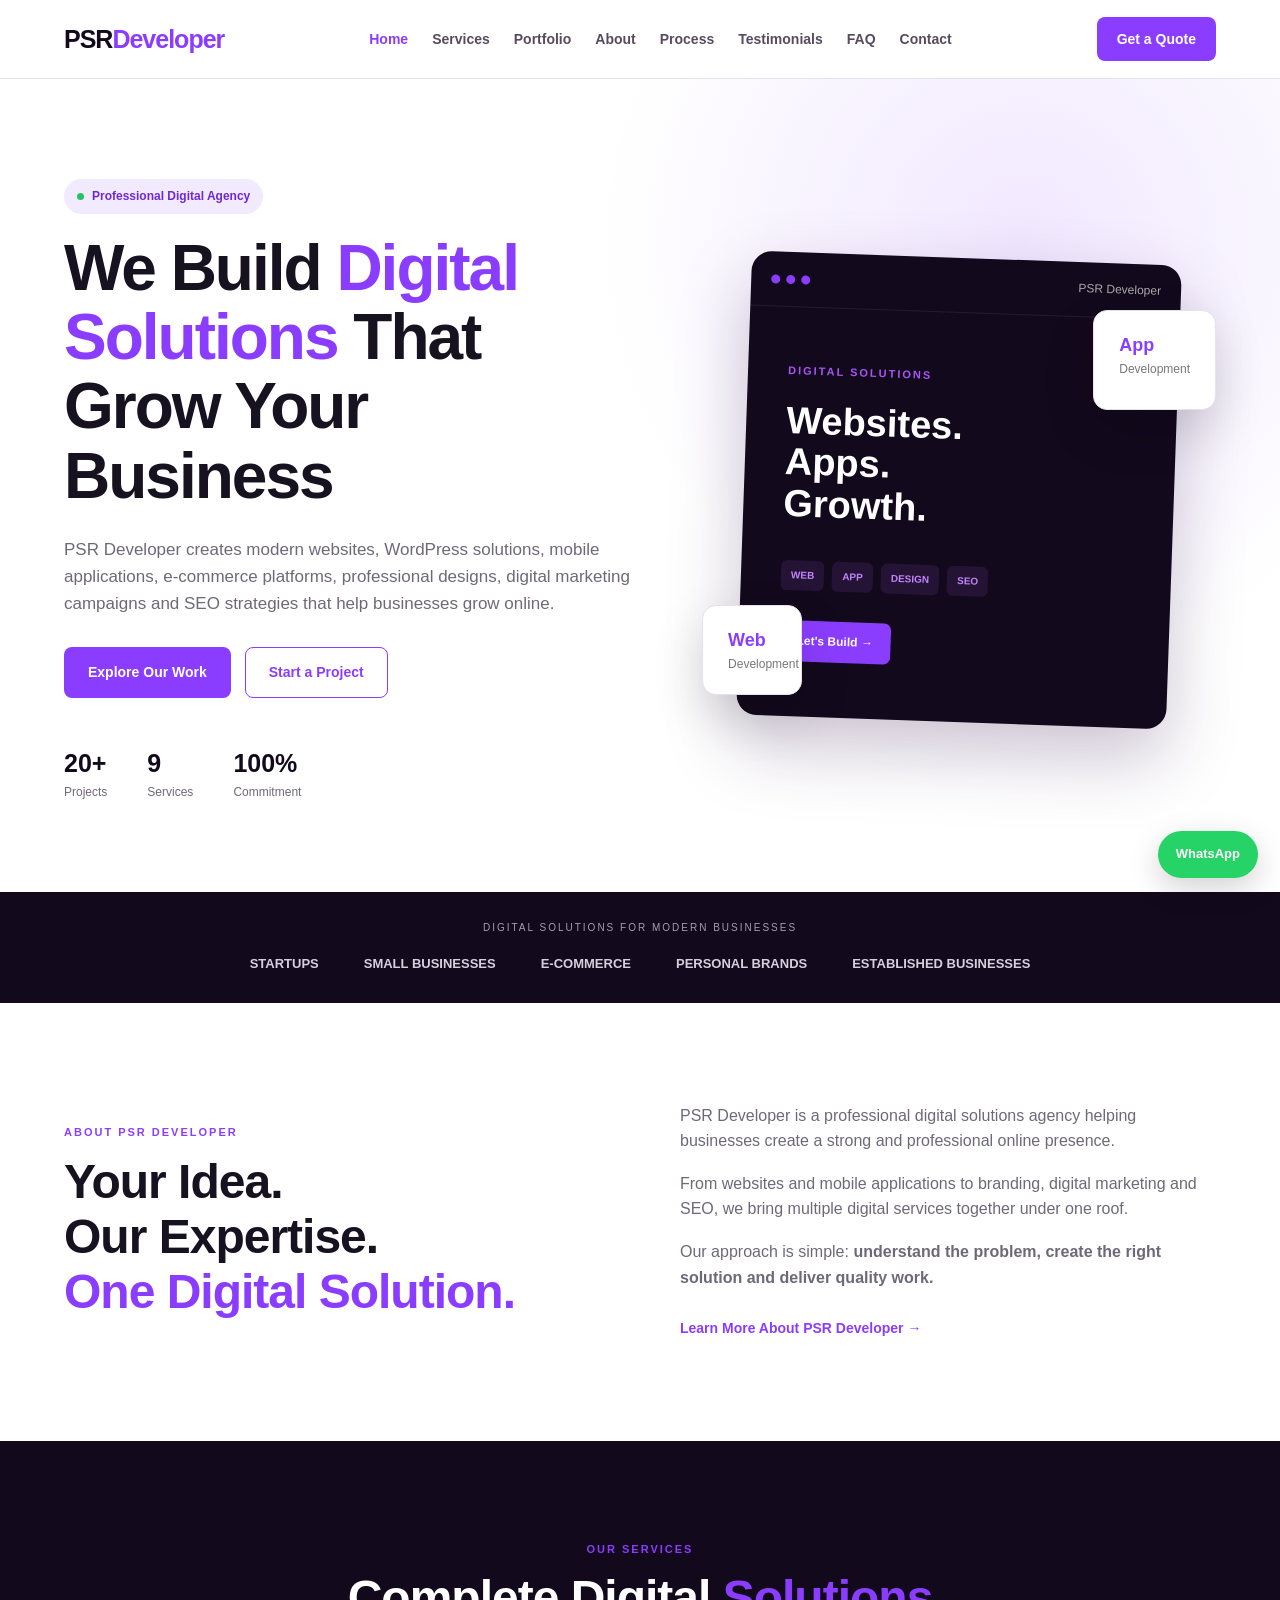
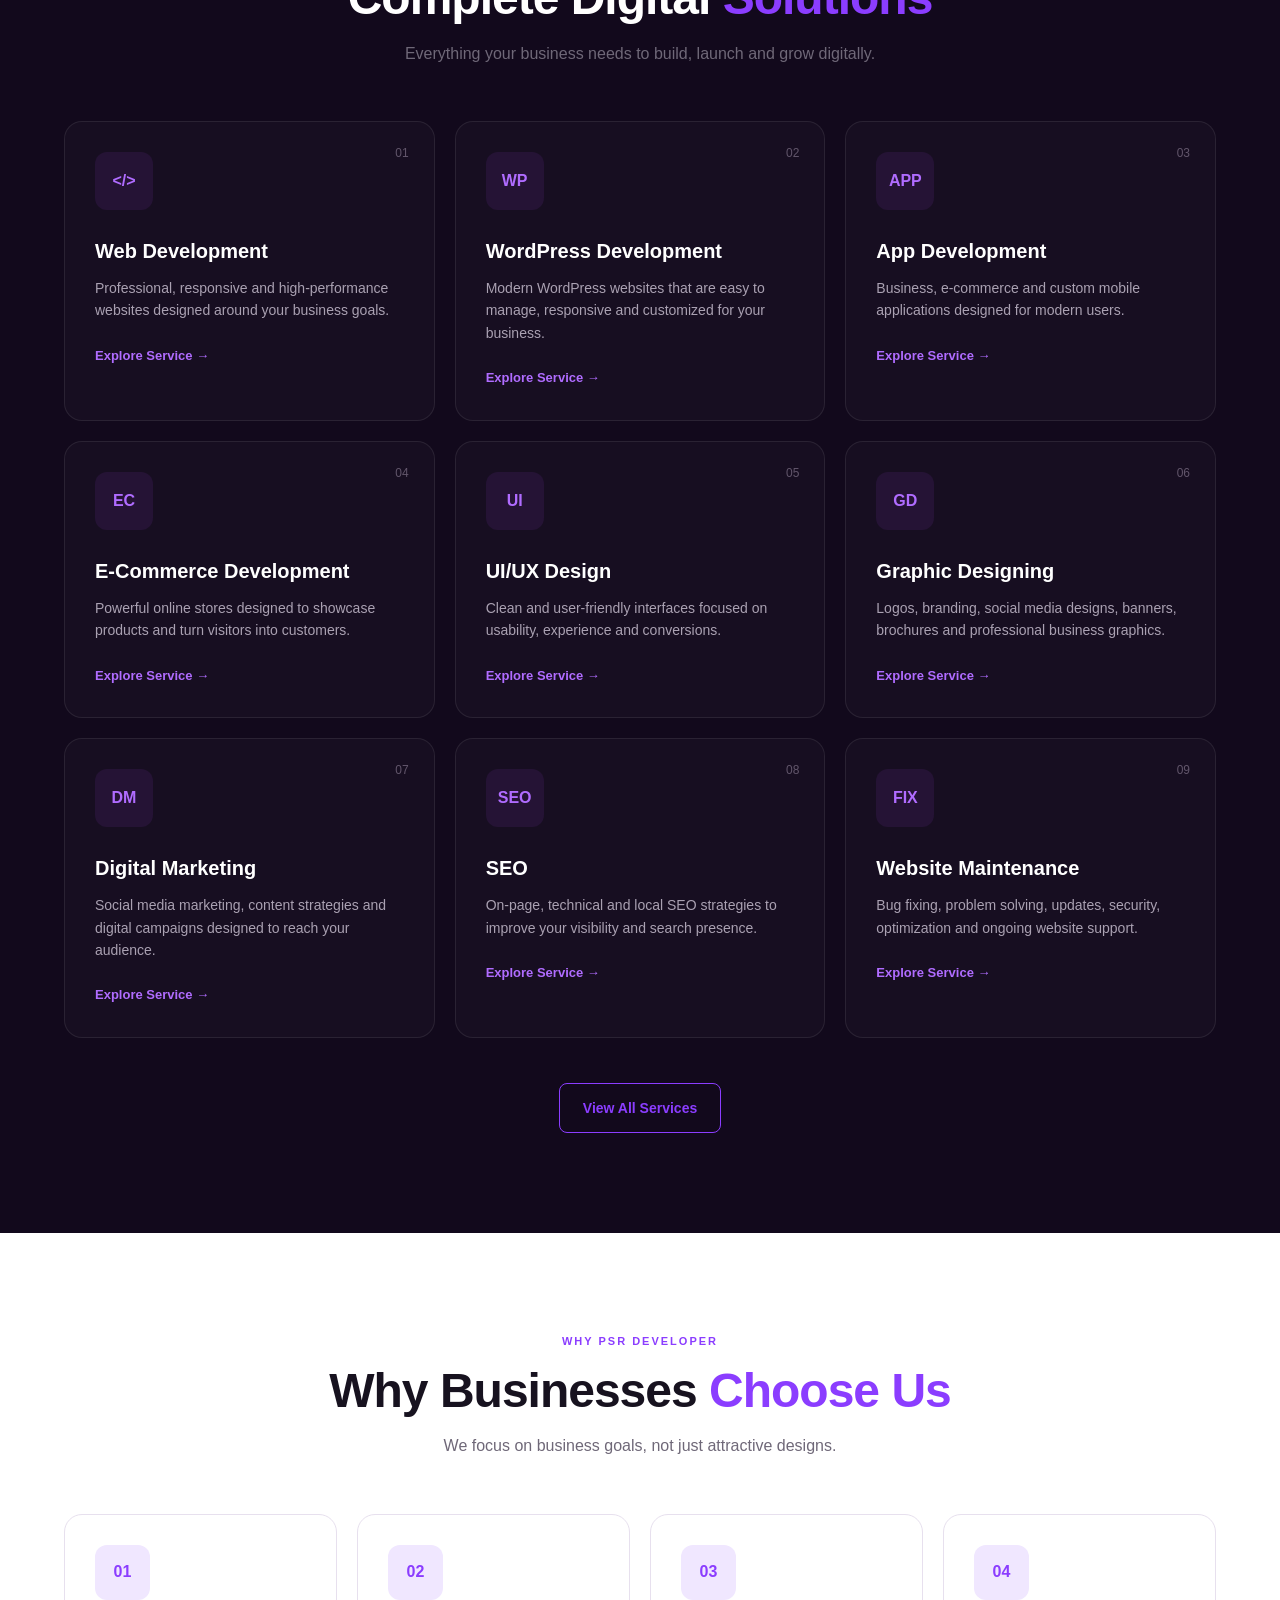
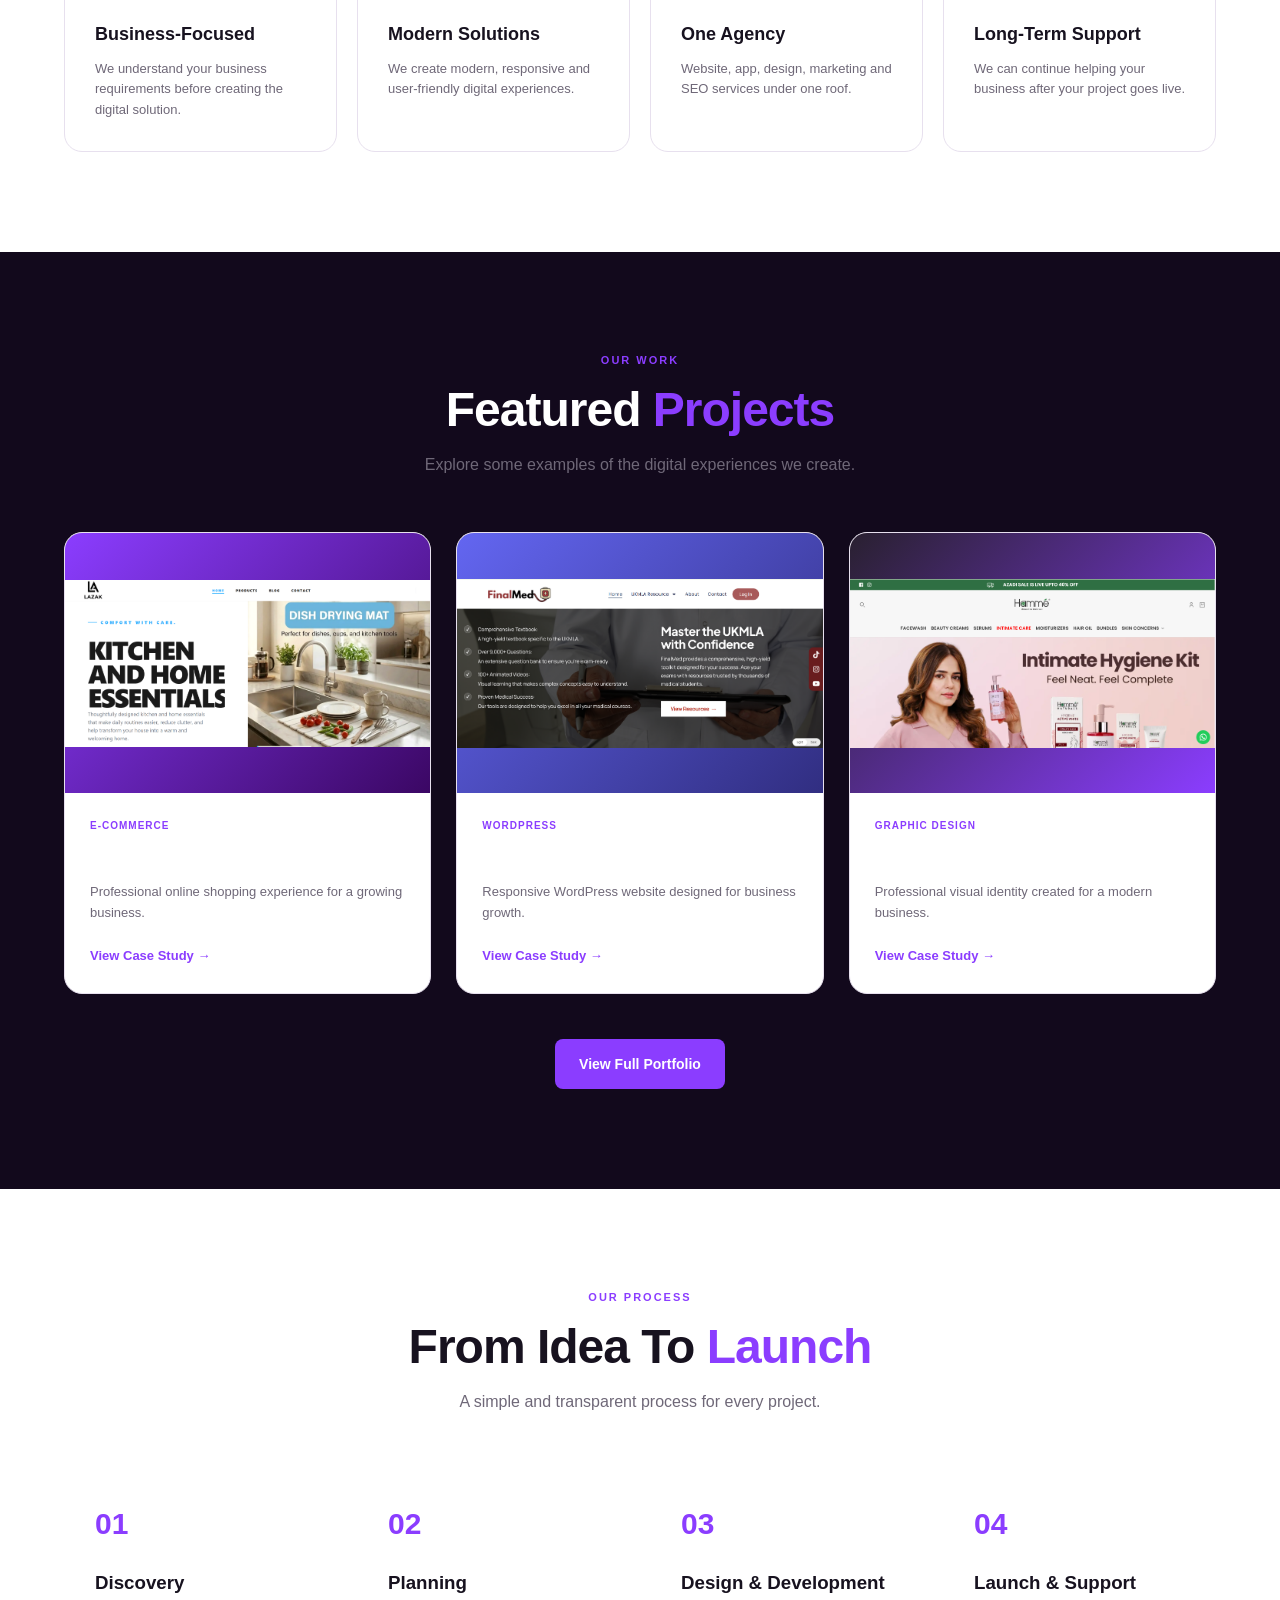
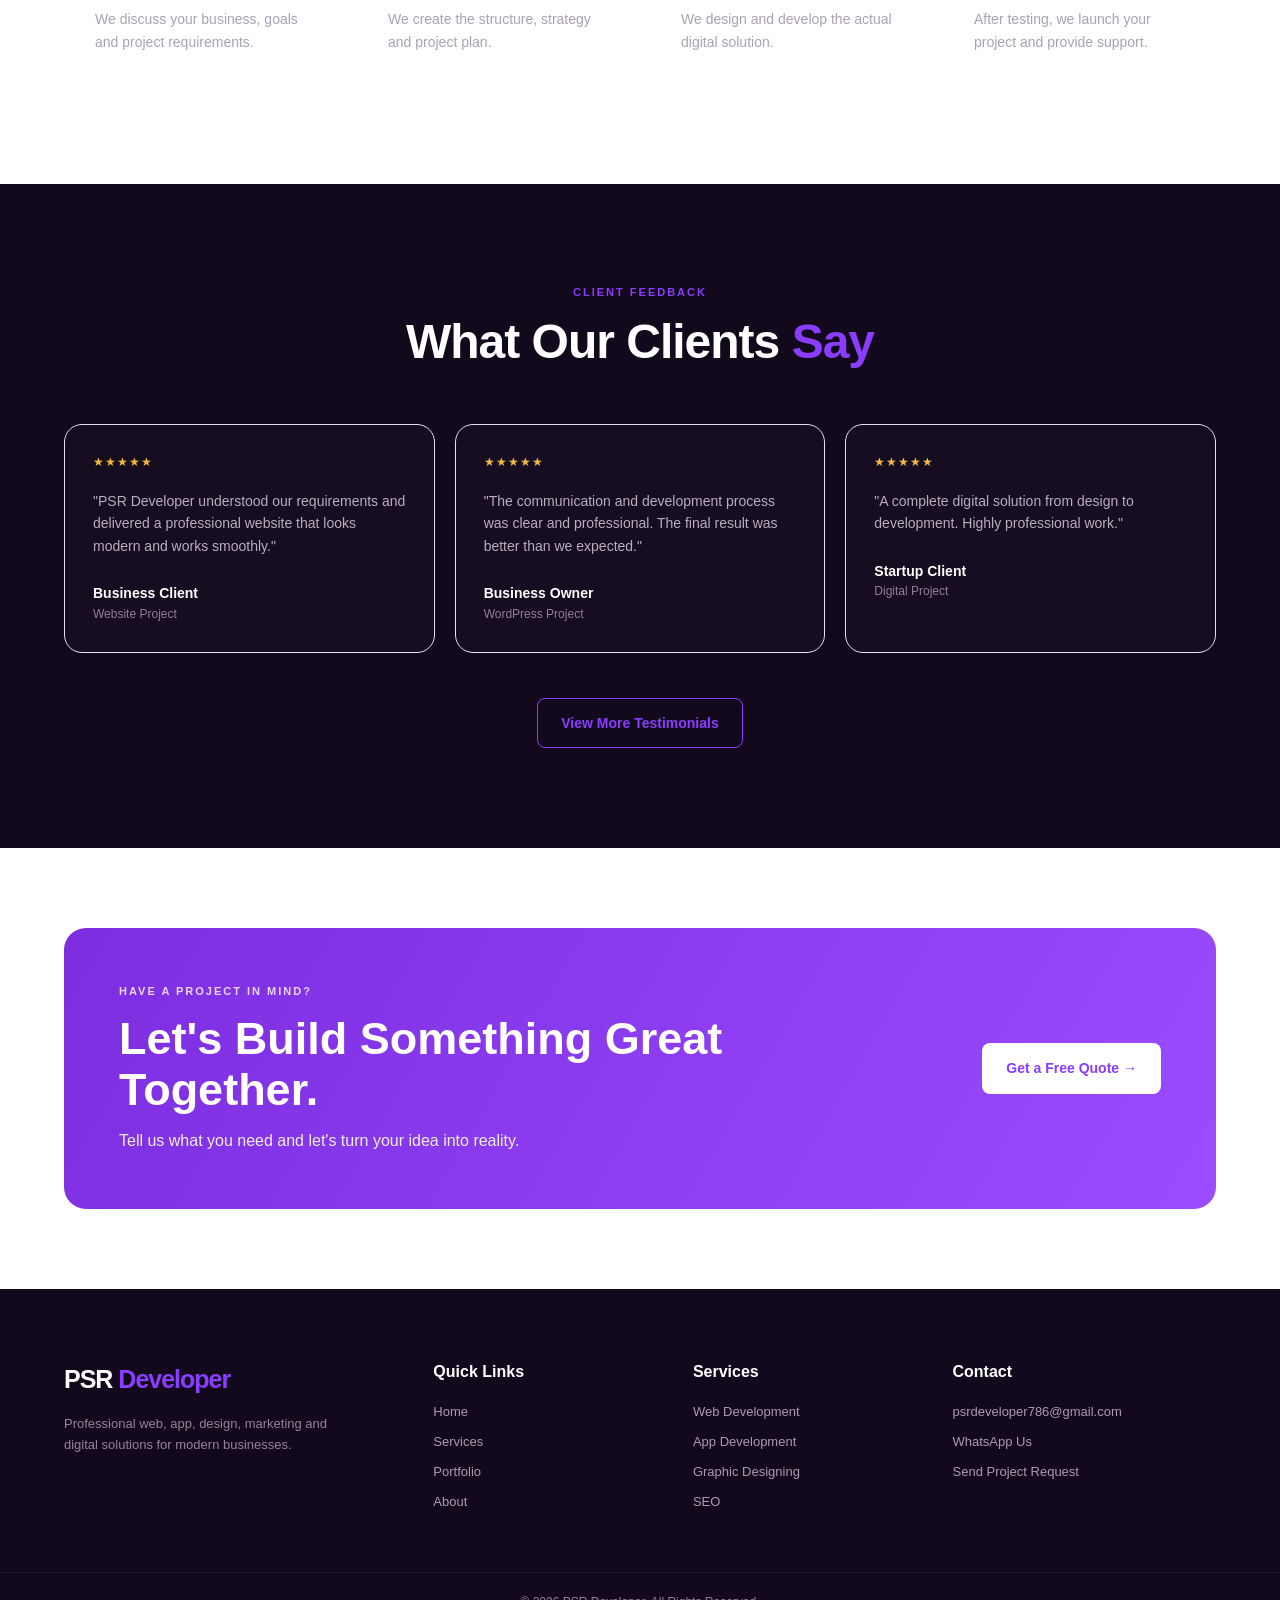
<file: index.html>
<!DOCTYPE html>
<html lang="en">

<head>

    <meta charset="UTF-8">

    <meta name="viewport" content="width=device-width, initial-scale=1.0">

    <meta name="description"
        content="PSR Developer provides professional web development, WordPress, app development, e-commerce, UI/UX, graphic design, digital marketing, SEO and website maintenance services.">

    <meta name="keywords"
        content="web development, WordPress development, app development, e-commerce, UI UX design, graphic designing, digital marketing, SEO, website maintenance">

    <title>PSR Developer | Web, App & Digital Solutions</title>

    <link rel="stylesheet" href="css/style.css">

</head>

<body>


<!-- =====================================================
     HEADER
===================================================== -->

<header class="header">

    <div class="container nav-container">

        <a href="index.html" class="logo">
            PSR<span>Developer</span>
        </a>


        <nav class="nav" id="nav">

            <a href="index.html" class="active">
                Home
            </a>

            <a href="services.html">
                Services
            </a>

            <a href="portfolio.html">
                Portfolio
            </a>

            <a href="about.html">
                About
            </a>

            <a href="process.html">
                Process
            </a>

            <a href="testimonials.html">
                Testimonials
            </a>

            <a href="faq.html">
                FAQ
            </a>

            <a href="contact.html">
                Contact
            </a>

        </nav>


        <a href="contact.html"
           class="nav-button">

            Get a Quote

        </a>


        <button
            class="menu-button"
            id="menuButton">

            ☰

        </button>

    </div>

</header>



<!-- =====================================================
     MAIN
===================================================== -->

<main>


<!-- =====================================================
     HERO
===================================================== -->

<section class="hero">

    <div class="container hero-grid">


        <!-- HERO CONTENT -->

        <div class="hero-content">


            <div class="hero-badge">

                <span></span>

                Professional Digital Agency

            </div>


            <h1>

                We Build

                <span>
                    Digital Solutions
                </span>

                That Grow Your Business

            </h1>


            <p>

                PSR Developer creates modern websites,
                WordPress solutions, mobile applications,
                e-commerce platforms, professional designs,
                digital marketing campaigns and SEO strategies
                that help businesses grow online.

            </p>


            <div class="hero-buttons">

                <a href="portfolio.html"
                   class="btn btn-primary">

                    Explore Our Work

                </a>


                <a href="contact.html"
                   class="btn btn-outline">

                    Start a Project

                </a>

            </div>


            <!-- TRUST STATS -->

            <div class="hero-trust">

                <div>

                    <strong>
                        20+
                    </strong>

                    <span>
                        Projects
                    </span>

                </div>


                <div>

                    <strong>
                        9
                    </strong>

                    <span>
                        Services
                    </span>

                </div>


                <div>

                    <strong>
                        100%
                    </strong>

                    <span>
                        Commitment
                    </span>

                </div>

            </div>

        </div>



        <!-- HERO VISUAL -->

        <div class="hero-visual">


            <div class="visual-card">


                <div class="visual-top">

                    <div class="dots">

                        <span></span>
                        <span></span>
                        <span></span>

                    </div>


                    <div class="visual-title">

                        PSR Developer

                    </div>

                </div>



                <div class="visual-content">


                    <div class="mini-label">

                        DIGITAL SOLUTIONS

                    </div>


                    <h3>

                        Websites.
                        <br>

                        Apps.
                        <br>

                        Growth.

                    </h3>


                    <div class="visual-services">

                        <span>
                            WEB
                        </span>

                        <span>
                            APP
                        </span>

                        <span>
                            DESIGN
                        </span>

                        <span>
                            SEO
                        </span>

                    </div>


                    <div class="visual-button">

                        Let's Build →

                    </div>

                </div>

            </div>


            <div class="floating-card card-one" style="width: 100px;">

                <strong>
                    Web
                </strong>

                <span>
                    Development
                </span>

            </div>


            <div class="floating-card card-two" style="height: 100px;">

                <strong>
                    App
                </strong>

                <span>
                    Development
                </span>

            </div>


        </div>

    </div>

</section>



<!-- =====================================================
     TRUST SECTION
===================================================== -->

<section class="trust-section">

    <div class="container">

        <p>

            DIGITAL SOLUTIONS FOR MODERN BUSINESSES

        </p>


        <div class="trust-items">

            <span>
                STARTUPS
            </span>

            <span>
                SMALL BUSINESSES
            </span>

            <span>
                E-COMMERCE
            </span>

            <span>
                PERSONAL BRANDS
            </span>

            <span>
                ESTABLISHED BUSINESSES
            </span>

        </div>

    </div>

</section>



<!-- =====================================================
     ABOUT
===================================================== -->

<section class="section">


    <div class="container">


        <div class="two-column">


            <div class="section-heading left">


                <div class="eyebrow">

                    ABOUT PSR DEVELOPER

                </div>


                <h2>

                    Your Idea.

                    <br>

                    Our Expertise.

                    <br>

                    <span>
                        One Digital Solution.
                    </span>

                </h2>

            </div>



            <div class="about-preview-text">


                <p>

                    PSR Developer is a professional digital
                    solutions agency helping businesses create
                    a strong and professional online presence.

                </p>


                <p>

                    From websites and mobile applications
                    to branding, digital marketing and SEO,
                    we bring multiple digital services together
                    under one roof.

                </p>


                <p>

                    Our approach is simple:

                    <strong>
                        understand the problem,
                        create the right solution
                        and deliver quality work.
                    </strong>

                </p>


                <a href="about.html"
                   class="text-link">

                    Learn More About PSR Developer →

                </a>

            </div>

        </div>

    </div>

</section>



<!-- =====================================================
     SERVICES
===================================================== -->

<section class="section section-dark">


    <div class="container">


        <div class="section-heading center">


            <div class="eyebrow">

                OUR SERVICES

            </div>


            <h2>

                Complete Digital

                <span>
                    Solutions
                </span>

            </h2>


            <p>

                Everything your business needs to
                build, launch and grow digitally.

            </p>

        </div>



        <div class="service-grid">


            <!-- 01 -->

            <article class="service-card">

                <div class="service-number">
                    01
                </div>


                <div class="service-icon">
                    &lt;/&gt;
                </div>


                <h3>
                    Web Development
                </h3>


                <p>

                    Professional, responsive and
                    high-performance websites designed
                    around your business goals.

                </p>


                <a href="services.html">
                    Explore Service →
                </a>

            </article>



            <!-- 02 -->

            <article class="service-card">

                <div class="service-number">
                    02
                </div>


                <div class="service-icon">
                    WP
                </div>


                <h3>
                    WordPress Development
                </h3>


                <p>

                    Modern WordPress websites that are
                    easy to manage, responsive and
                    customized for your business.

                </p>


                <a href="services.html">
                    Explore Service →
                </a>

            </article>



            <!-- 03 -->

            <article class="service-card">

                <div class="service-number">
                    03
                </div>


                <div class="service-icon">
                    APP
                </div>


                <h3>
                    App Development
                </h3>


                <p>

                    Business, e-commerce and custom
                    mobile applications designed for
                    modern users.

                </p>


                <a href="services.html">
                    Explore Service →
                </a>

            </article>



            <!-- 04 -->

            <article class="service-card">

                <div class="service-number">
                    04
                </div>


                <div class="service-icon">
                    EC
                </div>


                <h3>
                    E-Commerce Development
                </h3>


                <p>

                    Powerful online stores designed to
                    showcase products and turn visitors
                    into customers.

                </p>


                <a href="services.html">
                    Explore Service →
                </a>

            </article>



            <!-- 05 -->

            <article class="service-card">

                <div class="service-number">
                    05
                </div>


                <div class="service-icon">
                    UI
                </div>


                <h3>
                    UI/UX Design
                </h3>


                <p>

                    Clean and user-friendly interfaces
                    focused on usability, experience
                    and conversions.

                </p>


                <a href="services.html">
                    Explore Service →
                </a>

            </article>



            <!-- 06 -->

            <article class="service-card">

                <div class="service-number">
                    06
                </div>


                <div class="service-icon">
                    GD
                </div>


                <h3>
                    Graphic Designing
                </h3>


                <p>

                    Logos, branding, social media designs,
                    banners, brochures and professional
                    business graphics.

                </p>


                <a href="services.html">
                    Explore Service →
                </a>

            </article>



            <!-- 07 -->

            <article class="service-card">

                <div class="service-number">
                    07
                </div>


                <div class="service-icon">
                    DM
                </div>


                <h3>
                    Digital Marketing
                </h3>


                <p>

                    Social media marketing, content
                    strategies and digital campaigns
                    designed to reach your audience.

                </p>


                <a href="services.html">
                    Explore Service →
                </a>

            </article>



            <!-- 08 -->

            <article class="service-card">

                <div class="service-number">
                    08
                </div>


                <div class="service-icon">
                    SEO
                </div>


                <h3>
                    SEO
                </h3>


                <p>

                    On-page, technical and local SEO
                    strategies to improve your visibility
                    and search presence.

                </p>


                <a href="services.html">
                    Explore Service →
                </a>

            </article>



            <!-- 09 -->

            <article class="service-card">

                <div class="service-number">
                    09
                </div>


                <div class="service-icon">
                    FIX
                </div>


                <h3>
                    Website Maintenance
                </h3>


                <p>

                    Bug fixing, problem solving, updates,
                    security, optimization and ongoing
                    website support.

                </p>


                <a href="services.html">
                    Explore Service →
                </a>

            </article>


        </div>



        <div class="center-button">

            <a href="services.html"
               class="btn btn-outline">

                View All Services

            </a>

        </div>

    </div>

</section>



<!-- =====================================================
     WHY CHOOSE US
===================================================== -->

<section class="section">


    <div class="container">


        <div class="section-heading center">


            <div class="eyebrow">

                WHY PSR DEVELOPER

            </div>


            <h2>

                Why Businesses

                <span>
                    Choose Us
                </span>

            </h2>


            <p>

                We focus on business goals,
                not just attractive designs.

            </p>

        </div>



        <div class="why-grid">


            <div class="why-card">

                <div class="why-icon">
                    01
                </div>

                <h3>
                    Business-Focused
                </h3>

                <p>

                    We understand your business requirements
                    before creating the digital solution.

                </p>

            </div>



            <div class="why-card">

                <div class="why-icon">
                    02
                </div>

                <h3>
                    Modern Solutions
                </h3>

                <p>

                    We create modern, responsive and
                    user-friendly digital experiences.

                </p>

            </div>



            <div class="why-card">

                <div class="why-icon">
                    03
                </div>

                <h3>
                    One Agency
                </h3>

                <p>

                    Website, app, design, marketing and SEO
                    services under one roof.

                </p>

            </div>



            <div class="why-card">

                <div class="why-icon">
                    04
                </div>

                <h3>
                    Long-Term Support
                </h3>

                <p>

                    We can continue helping your business
                    after your project goes live.

                </p>

            </div>

        </div>

    </div>

</section>



<!-- =====================================================
     PORTFOLIO
===================================================== -->

<section class="section section-dark">


    <div class="container">


        <div class="section-heading center">


            <div class="eyebrow">

                OUR WORK

            </div>


            <h2>

                Featured

                <span>
                    Projects
                </span>

            </h2>


            <p>

                Explore some examples of the digital
                experiences we create.

            </p>

        </div>



        <div class="portfolio-grid">


            <article class="portfolio-card">


                <div class="portfolio-image purple-bg">

                    <span>
                       <img src="assets/images/ecommerance.png" alt="">
                    </span>

                </div>


                <div class="portfolio-info">

                    <div class="portfolio-category">

                        E-COMMERCE

                    </div>


                    <h3>

                        Modern Online Store

                    </h3>


                    <p>

                        Professional online shopping
                        experience for a growing business.

                    </p>


                    <a href="https://www.lazakcare.com/">

                        View Case Study →

                    </a>

                </div>

            </article>



            <article class="portfolio-card">


                <div class="portfolio-image blue-bg">

                    <span>
                        <img src="assets/images/wdpress.png" alt="">
                    </span>

                </div>


                <div class="portfolio-info">

                    <div class="portfolio-category">

                        WORDPRESS

                    </div>


                    <h3>

                        Business Website

                    </h3>


                    <p>

                        Responsive WordPress website
                        designed for business growth.

                    </p>


                    <a href="https://www.finalmed.co.uk/">

                        View Case Study →

                    </a>

                </div>

            </article>



            <article class="portfolio-card">


                <div class="portfolio-image dark-bg">

                    <span>
                        <img src="assets/images/brand.png" alt="">
                    </span>

                </div>


                <div class="portfolio-info">

                    <div class="portfolio-category">

                        GRAPHIC DESIGN

                    </div>


                    <h3>

                        Brand Identity Project

                    </h3>


                    <p>

                        Professional visual identity created
                        for a modern business.

                    </p>


                    <a href="https://www.hamme.com.pk/">

                        View Case Study →

                    </a>

                </div>

            </article>

        </div>



        <div class="center-button">

            <a href="portfolio.html"
               class="btn btn-primary">

                View Full Portfolio

            </a>

        </div>

    </div>

</section>



<!-- =====================================================
     PROCESS
===================================================== -->

<section class="section">


    <div class="container">


        <div class="section-heading center">


            <div class="eyebrow">

                OUR PROCESS

            </div>


            <h2>

                From Idea To

                <span>
                    Launch
                </span>

            </h2>


            <p>

                A simple and transparent process
                for every project.

            </p>

        </div>



        <div class="process-grid">


            <div class="process-card">

                <span>
                    01
                </span>

                <h3>
                    Discovery
                </h3>

                <p>

                    We discuss your business,
                    goals and project requirements.

                </p>

            </div>



            <div class="process-card">

                <span>
                    02
                </span>

                <h3>
                    Planning
                </h3>

                <p>

                    We create the structure,
                    strategy and project plan.

                </p>

            </div>



            <div class="process-card">

                <span>
                    03
                </span>

                <h3>
                    Design & Development
                </h3>

                <p>

                    We design and develop the
                    actual digital solution.

                </p>

            </div>



            <div class="process-card">

                <span>
                    04
                </span>

                <h3>
                    Launch & Support
                </h3>

                <p>

                    After testing, we launch your
                    project and provide support.

                </p>

            </div>

        </div>

    </div>

</section>



<!-- =====================================================
     TESTIMONIAL PREVIEW
===================================================== -->

<section class="section section-dark">


    <div class="container">


        <div class="section-heading center">


            <div class="eyebrow">

                CLIENT FEEDBACK

            </div>


            <h2>

                What Our Clients

                <span>
                    Say
                </span>

            </h2>

        </div>



        <div class="testimonial-grid">


            <div class="testimonial-card">

                <div class="stars">
                    ★★★★★
                </div>


                <p>

                    "PSR Developer understood our requirements
                    and delivered a professional website that
                    looks modern and works smoothly."

                </p>


                <div class="client">

                    <strong>
                        Business Client
                    </strong>

                    <span>
                        Website Project
                    </span>

                </div>

            </div>



            <div class="testimonial-card">

                <div class="stars">
                    ★★★★★
                </div>


                <p>

                    "The communication and development process
                    was clear and professional. The final result
                    was better than we expected."

                </p>


                <div class="client">

                    <strong>
                        Business Owner
                    </strong>

                    <span>
                        WordPress Project
                    </span>

                </div>

            </div>



            <div class="testimonial-card">

                <div class="stars">
                    ★★★★★
                </div>


                <p>

                    "A complete digital solution from design
                    to development. Highly professional work."

                </p>


                <div class="client">

                    <strong>
                        Startup Client
                    </strong>

                    <span>
                        Digital Project
                    </span>

                </div>

            </div>

        </div>



        <div class="center-button">

            <a href="testimonials.html"
               class="btn btn-outline">

                View More Testimonials

            </a>

        </div>

    </div>

</section>



<!-- =====================================================
     CTA
===================================================== -->

<section class="cta-section">


    <div class="container">


        <div class="cta-box">


            <div>


                <div class="eyebrow">

                    HAVE A PROJECT IN MIND?

                </div>


                <h2>

                    Let's Build Something

                    <span>
                        Great Together.
                    </span>

                </h2>


                <p>

                    Tell us what you need and
                    let's turn your idea into reality.

                </p>

            </div>


            <a href="contact.html"
               class="btn btn-white">

                Get a Free Quote →

            </a>

        </div>

    </div>

</section>


</main>



<!-- =====================================================
     FOOTER
===================================================== -->

<footer class="footer">


    <div class="container footer-grid">


        <div>

            <a href="index.html"
               class="logo">

                PSR<span>
                    Developer
                </span>

            </a>


            <p>

                Professional web, app, design,
                marketing and digital solutions
                for modern businesses.

            </p>

        </div>



        <div>

            <h4>
                Quick Links
            </h4>


            <a href="index.html">
                Home
            </a>


            <a href="services.html">
                Services
            </a>


            <a href="portfolio.html">
                Portfolio
            </a>


            <a href="about.html">
                About
            </a>

        </div>



        <div>

            <h4>
                Services
            </h4>


            <a href="services.html">
                Web Development
            </a>


            <a href="services.html">
                App Development
            </a>


            <a href="services.html">
                Graphic Designing
            </a>


            <a href="services.html">
                SEO
            </a>

        </div>



        <div>

            <h4>
                Contact
            </h4>


            <a href="mailto:psrdeveloper786@gmail.com">

                psrdeveloper786@gmail.com

            </a>


            <a href="https://wa.me/923337044053"
               target="_blank">

                WhatsApp Us

            </a>


            <a href="contact.html">

                Send Project Request

            </a>

        </div>

    </div>



    <div class="footer-bottom">

        <div class="container">

            <p>

                © <span id="year"></span>
                PSR Developer.
                All Rights Reserved.

            </p>

        </div>

    </div>

</footer>



<!-- =====================================================
     WHATSAPP
===================================================== -->

<a href="https://wa.me/923337044053"
   target="_blank"
   class="whatsapp-button">

    WhatsApp

</a>



<script src="js/main.js"></script>

</body>

</html>
</file>
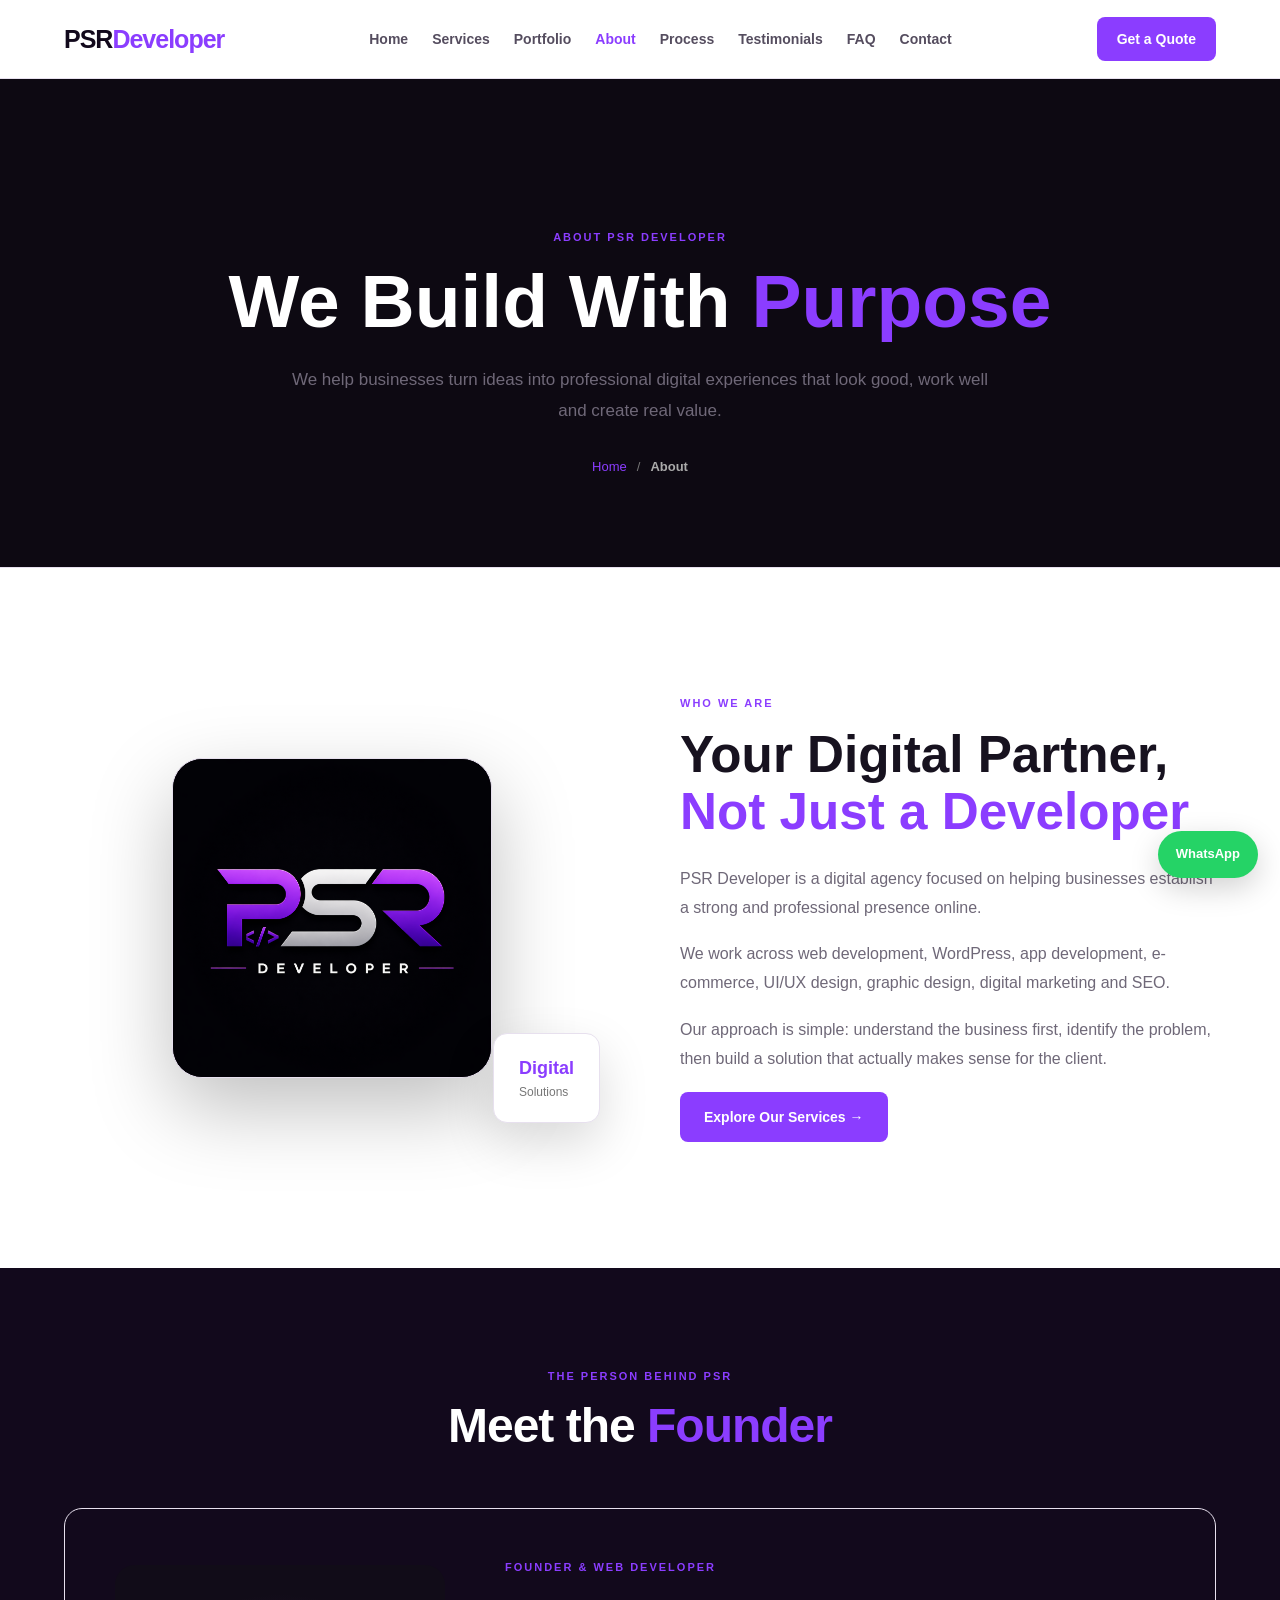
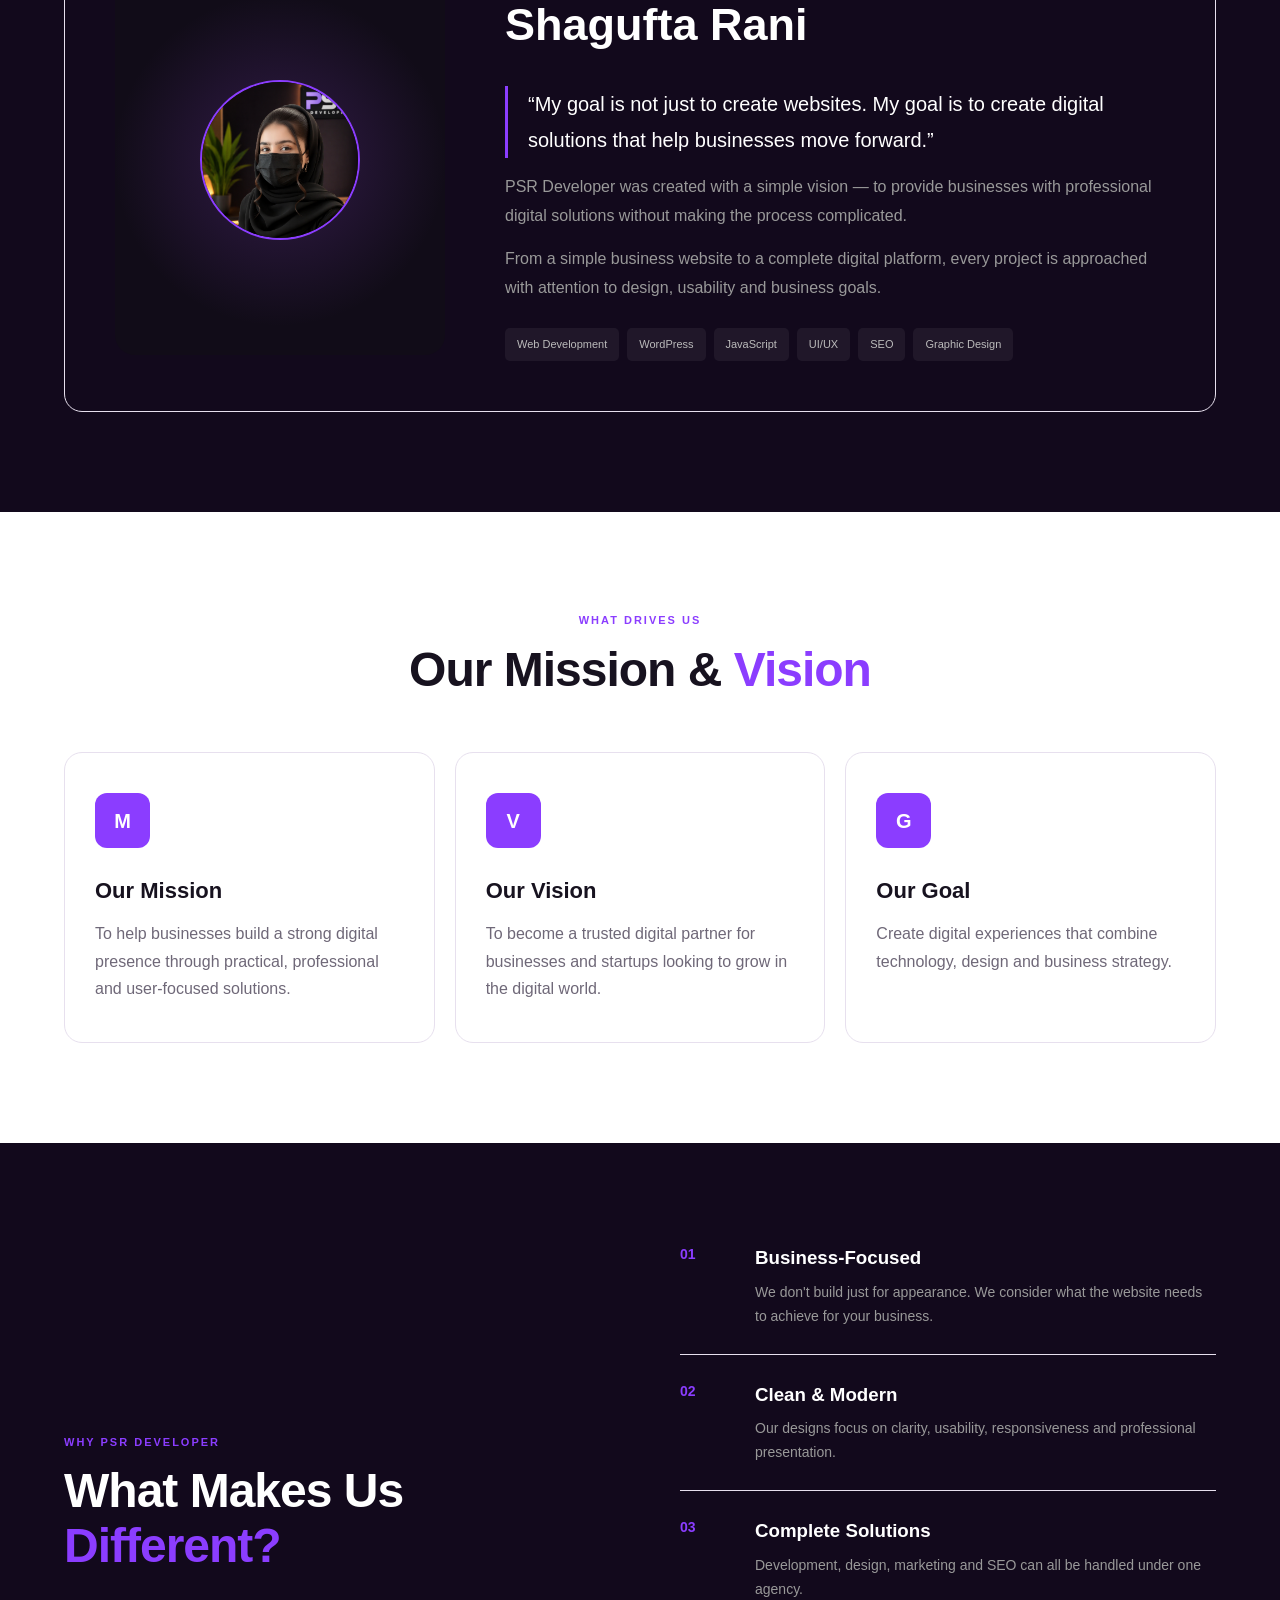
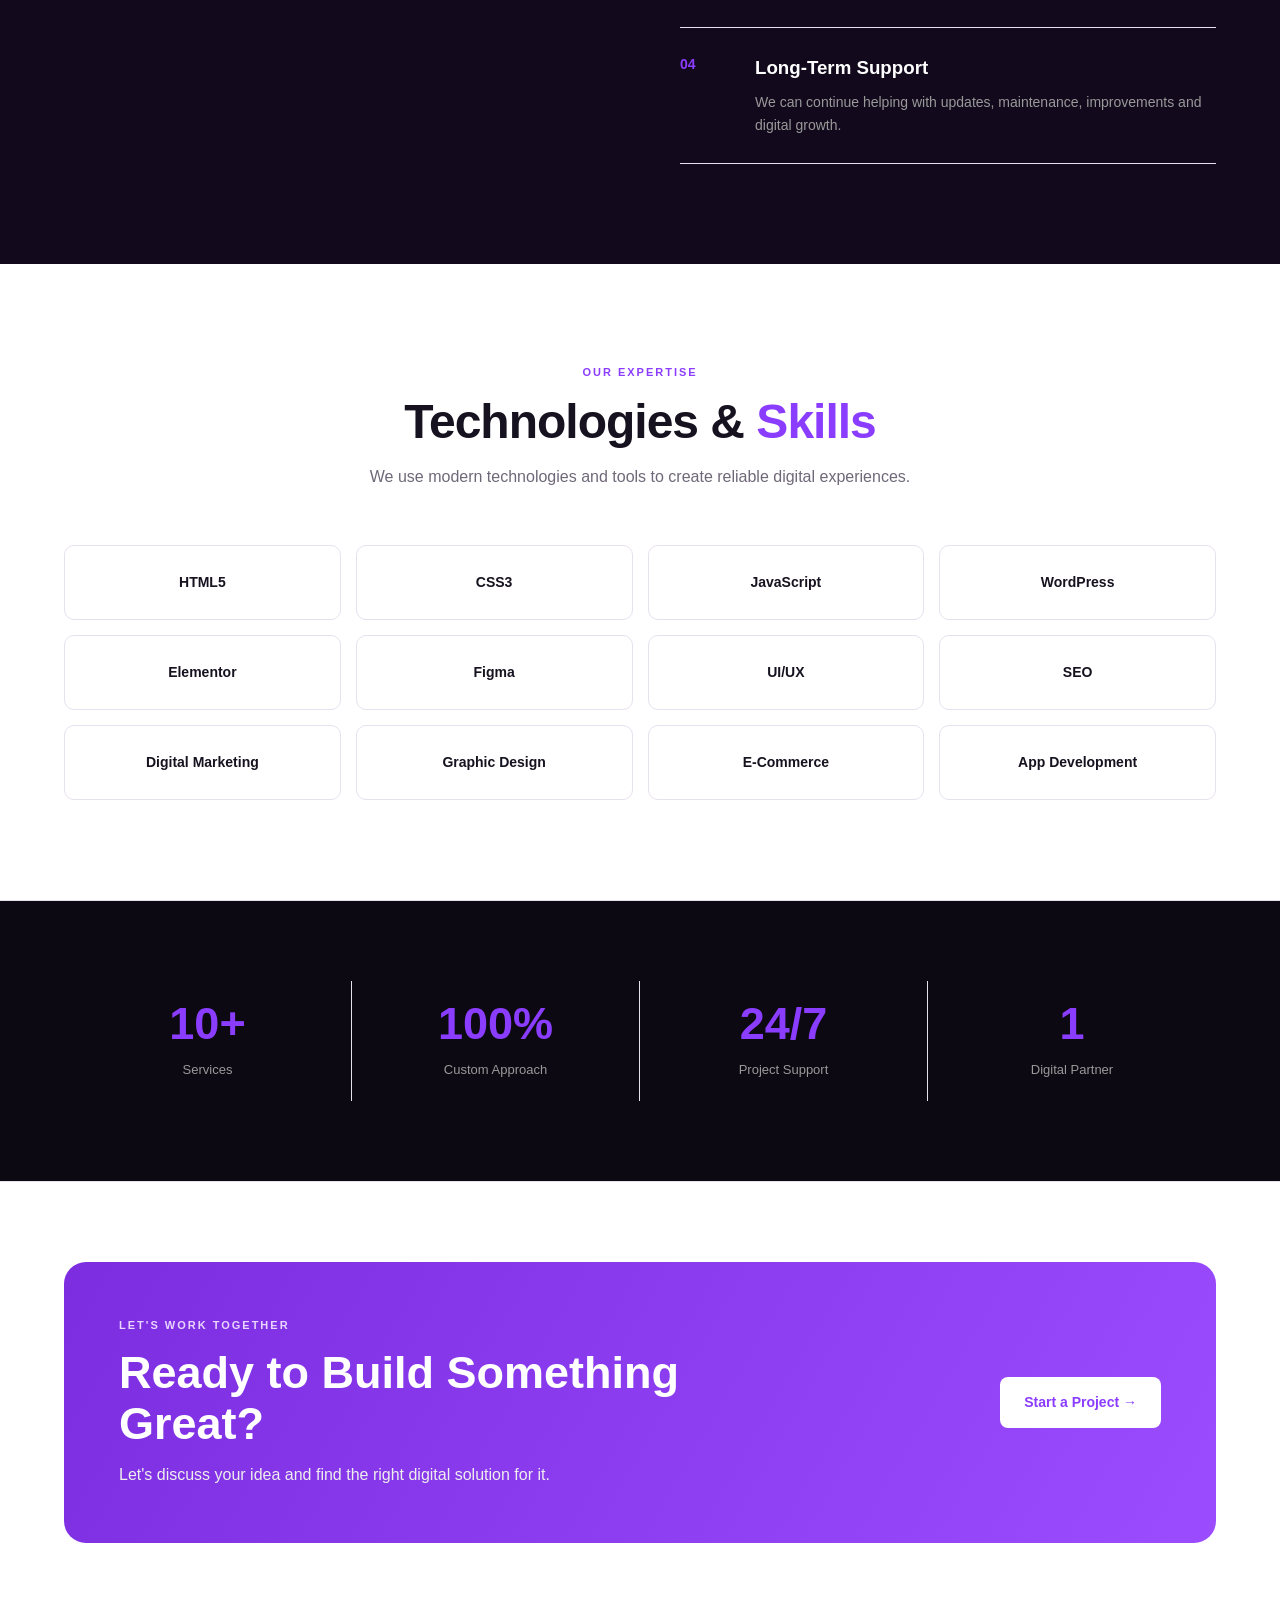
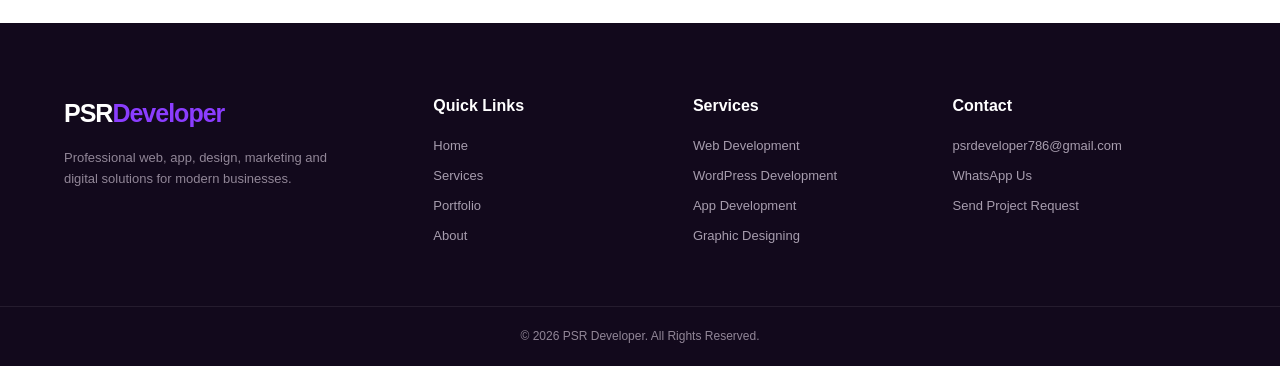
<file: about.html>
<!DOCTYPE html>
<html lang="en">

<head>

    <meta charset="UTF-8">

    <meta name="viewport"
          content="width=device-width, initial-scale=1.0">

    <meta name="description"
          content="Learn about PSR Developer, a professional digital agency providing web development, WordPress, app development, graphic design, UI/UX, e-commerce, SEO and digital marketing services.">

    <meta name="keywords"
          content="PSR Developer, web development agency, WordPress developer, app development, graphic designing, digital marketing, SEO">

    <title>About Us | PSR Developer</title>

    <link rel="stylesheet"
          href="css/style.css">

</head>


<body>


<!-- =====================================================
     HEADER
===================================================== -->

<header class="header">

    <div class="container nav-container">

        <a href="index.html"
           class="logo">

            PSR<span>Developer</span>

        </a>


        <nav class="nav"
             id="nav">

            <a href="index.html">
                Home
            </a>

            <a href="services.html">
                Services
            </a>

            <a href="portfolio.html">
                Portfolio
            </a>

            <a href="about.html"
               class="active">

                About

            </a>

            <a href="process.html">
                Process
            </a>

            <a href="testimonials.html">
                Testimonials
            </a>

            <a href="faq.html">
                FAQ
            </a>

            <a href="contact.html">
                Contact
            </a>

        </nav>


        <a href="contact.html"
           class="nav-button">

            Get a Quote

        </a>


        <button class="menu-button"
                id="menuButton">

            ☰

        </button>

    </div>

</header>



<!-- =====================================================
     PAGE HERO
===================================================== -->

<section class="page-hero">

    <div class="container">

        <div class="eyebrow">
            ABOUT PSR DEVELOPER
        </div>


        <h1 style="color: white;">

            We Build With
            <span>Purpose</span>

        </h1>


        <p>

            We help businesses turn ideas into
            professional digital experiences that
            look good, work well and create real value.

        </p>


        <div class="breadcrumb">

            <a href="index.html">
                Home
            </a>

            <span>/</span>

            <strong>
                About
            </strong>

        </div>

    </div>

</section>



<!-- =====================================================
     ABOUT INTRO
===================================================== -->

<section class="section">

    <div class="container">


        <div class="about-intro">


            <div class="about-visual">

                <div class="about-logo-card">

                    <div class="about-logo">
                       <img src="assets/images/logo.png" alt="" style="border-radius: 30px;">
                    </div>

                  

                </div>


                <div class="floating-card">

                    <strong>
                        Digital
                    </strong>

                    <span>
                        Solutions
                    </span>

                </div>

            </div>



            <div class="about-content">

                <div class="eyebrow">
                    WHO WE ARE
                </div>


                <h2>

                    Your Digital Partner,
                    <span>Not Just a Developer</span>

                </h2>


                <p>

                    PSR Developer is a digital agency
                    focused on helping businesses establish
                    a strong and professional presence online.

                </p>


                <p>

                    We work across web development,
                    WordPress, app development, e-commerce,
                    UI/UX design, graphic design, digital
                    marketing and SEO.

                </p>


                <p>

                    Our approach is simple: understand the
                    business first, identify the problem,
                    then build a solution that actually
                    makes sense for the client.

                </p>


                <a href="services.html"
                   class="btn btn-primary">

                    Explore Our Services →

                </a>

            </div>

        </div>

    </div>

</section>



<!-- =====================================================
     FOUNDER
===================================================== -->

<section class="section section-dark">

    <div class="container">


        <div class="section-heading center">

            <div class="eyebrow">
                THE PERSON BEHIND PSR
            </div>


            <h2>

                Meet the
                <span>Founder</span>

            </h2>

        </div>



        <div class="founder-card">


            <div class="founder-placeholder">

                <div>
                   <img src="assets/images/about.png" alt="" style="border-radius: 100%;">
                </div>

            </div>



            <div class="founder-content">

                <div class="founder-label">
                    FOUNDER & WEB DEVELOPER
                </div>


                <h2>
                    Shagufta Rani
                </h2>


                <p class="founder-quote">

                    “My goal is not just to create
                    websites. My goal is to create
                    digital solutions that help
                    businesses move forward.”

                </p>


                <p>

                    PSR Developer was created with a
                    simple vision — to provide businesses
                    with professional digital solutions
                    without making the process complicated.

                </p>


                <p>

                    From a simple business website to a
                    complete digital platform, every project
                    is approached with attention to design,
                    usability and business goals.

                </p>


                <div class="founder-skills">

                    <span>
                        Web Development
                    </span>

                    <span>
                        WordPress
                    </span>

                    <span>
                        JavaScript
                    </span>

                    <span>
                        UI/UX
                    </span>

                    <span>
                        SEO
                    </span>

                    <span>
                        Graphic Design
                    </span>

                </div>

            </div>

        </div>

    </div>

</section>



<!-- =====================================================
     MISSION / VISION
===================================================== -->

<section class="section">

    <div class="container">


        <div class="section-heading center">

            <div class="eyebrow">
                WHAT DRIVES US
            </div>


            <h2>

                Our Mission &
                <span>Vision</span>

            </h2>

        </div>



        <div class="mission-grid">


            <div class="mission-card">

                <div class="mission-icon">
                    M
                </div>


                <h3>
                    Our Mission
                </h3>


                <p>

                    To help businesses build a strong
                    digital presence through practical,
                    professional and user-focused solutions.

                </p>

            </div>



            <div class="mission-card">

                <div class="mission-icon">
                    V
                </div>


                <h3>
                    Our Vision
                </h3>


                <p>

                    To become a trusted digital partner
                    for businesses and startups looking
                    to grow in the digital world.

                </p>

            </div>



            <div class="mission-card">

                <div class="mission-icon">
                    G
                </div>


                <h3>
                    Our Goal
                </h3>


                <p>

                    Create digital experiences that
                    combine technology, design and
                    business strategy.

                </p>

            </div>

        </div>

    </div>

</section>



<!-- =====================================================
     WHY PSR
===================================================== -->

<section class="section section-dark">

    <div class="container">


        <div class="two-column">


            <div class="section-heading left">

                <div class="eyebrow">
                    WHY PSR DEVELOPER
                </div>


                <h2>

                    What Makes Us
                    <span>Different?</span>

                </h2>

            </div>


            <div class="why-list">


                <div class="why-item">

                    <div class="why-number">
                        01
                    </div>

                    <div>

                        <h3>
                            Business-Focused
                        </h3>

                        <p>

                            We don't build just for appearance.
                            We consider what the website needs
                            to achieve for your business.

                        </p>

                    </div>

                </div>



                <div class="why-item">

                    <div class="why-number">
                        02
                    </div>

                    <div>

                        <h3>
                            Clean & Modern
                        </h3>

                        <p>

                            Our designs focus on clarity,
                            usability, responsiveness and
                            professional presentation.

                        </p>

                    </div>

                </div>



                <div class="why-item">

                    <div class="why-number">
                        03
                    </div>

                    <div>

                        <h3>
                            Complete Solutions
                        </h3>

                        <p>

                            Development, design, marketing
                            and SEO can all be handled under
                            one agency.

                        </p>

                    </div>

                </div>



                <div class="why-item">

                    <div class="why-number">
                        04
                    </div>

                    <div>

                        <h3>
                            Long-Term Support
                        </h3>

                        <p>

                            We can continue helping with
                            updates, maintenance, improvements
                            and digital growth.

                        </p>

                    </div>

                </div>


            </div>

        </div>

    </div>

</section>



<!-- =====================================================
     TECHNOLOGY / EXPERTISE
===================================================== -->

<section class="section">

    <div class="container">


        <div class="section-heading center">

            <div class="eyebrow">
                OUR EXPERTISE
            </div>


            <h2>

                Technologies &
                <span>Skills</span>

            </h2>


            <p>

                We use modern technologies and tools
                to create reliable digital experiences.

            </p>

        </div>



        <div class="tech-grid">


            <div class="tech-item">
                HTML5
            </div>


            <div class="tech-item">
                CSS3
            </div>


            <div class="tech-item">
                JavaScript
            </div>


            <div class="tech-item">
                WordPress
            </div>


            <div class="tech-item">
                Elementor
            </div>


            <div class="tech-item">
                Figma
            </div>


            <div class="tech-item">
                UI/UX
            </div>


            <div class="tech-item">
                SEO
            </div>


            <div class="tech-item">
                Digital Marketing
            </div>


            <div class="tech-item">
                Graphic Design
            </div>


            <div class="tech-item">
                E-Commerce
            </div>


            <div class="tech-item">
                App Development
            </div>

        </div>

    </div>

</section>



<!-- =====================================================
     STATS
===================================================== -->

<section class="stats-section">

    <div class="container">


        <div class="stats-grid">


            <div class="stat-item">

                <strong>
                    10+
                </strong>

                <span>
                    Services
                </span>

            </div>


            <div class="stat-item">

                <strong>
                    100%
                </strong>

                <span>
                    Custom Approach
                </span>

            </div>


            <div class="stat-item">

                <strong>
                    24/7
                </strong>

                <span>
                    Project Support
                </span>

            </div>


            <div class="stat-item">

                <strong>
                    1
                </strong>

                <span>
                    Digital Partner
                </span>

            </div>


        </div>

    </div>

</section>



<!-- =====================================================
     CTA
===================================================== -->

<section class="cta-section">

    <div class="container">


        <div class="cta-box">

            <div>

                <div class="eyebrow">
                    LET'S WORK TOGETHER
                </div>


                <h2>

                    Ready to Build
                    <span>Something Great?</span>

                </h2>


                <p>

                    Let's discuss your idea and find
                    the right digital solution for it.

                </p>

            </div>


            <a href="contact.html"
               class="btn btn-white">

                Start a Project →

            </a>

        </div>

    </div>

</section>



<!-- =====================================================
     FOOTER
===================================================== -->

<footer class="footer">

    <div class="container footer-grid">


        <div>

            <a href="index.html"
               class="logo">

                PSR<span>Developer</span>

            </a>


            <p>

                Professional web, app, design,
                marketing and digital solutions
                for modern businesses.

            </p>

        </div>



        <div>

            <h4>
                Quick Links
            </h4>

            <a href="index.html">
                Home
            </a>

            <a href="services.html">
                Services
            </a>

            <a href="portfolio.html">
                Portfolio
            </a>

            <a href="about.html">
                About
            </a>

        </div>



        <div>

            <h4>
                Services
            </h4>

            <a href="services.html">
                Web Development
            </a>

            <a href="services.html">
                WordPress Development
            </a>

            <a href="services.html">
                App Development
            </a>

            <a href="services.html">
                Graphic Designing
            </a>

        </div>



        <div>

            <h4>
                Contact
            </h4>

            <a href="mailto:psrdeveloper786@gmail.com">
                psrdeveloper786@gmail.com
            </a>

            <a href="https://wa.me/923337044053"
               target="_blank">

                WhatsApp Us

            </a>

            <a href="contact.html">
                Send Project Request
            </a>

        </div>

    </div>


    <div class="footer-bottom">

        <div class="container">

            <p>

                © <span id="year"></span>
                PSR Developer.
                All Rights Reserved.

            </p>

        </div>

    </div>

</footer>



<a href="https://wa.me/923337044053"
   target="_blank"
   class="whatsapp-button">

    WhatsApp

</a>



<script src="js/main.js"></script>

</body>

</html>
</file>
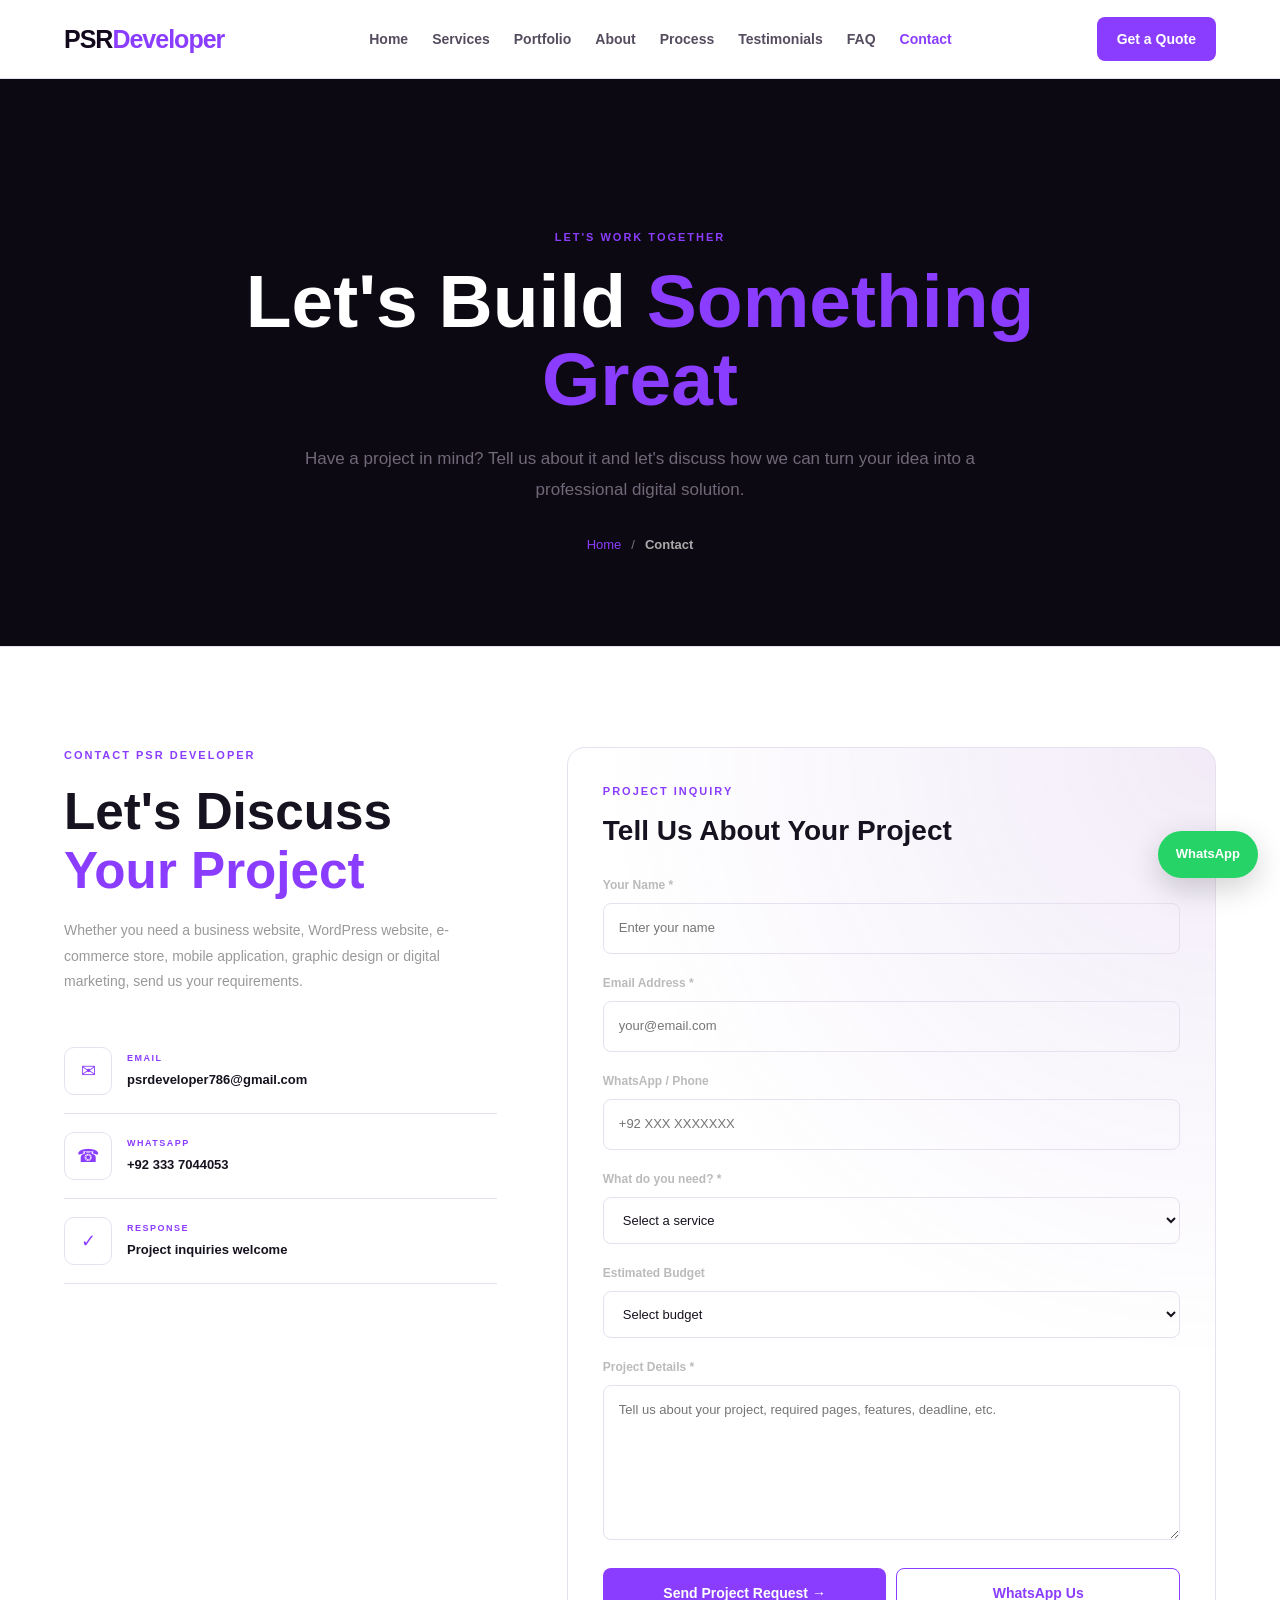
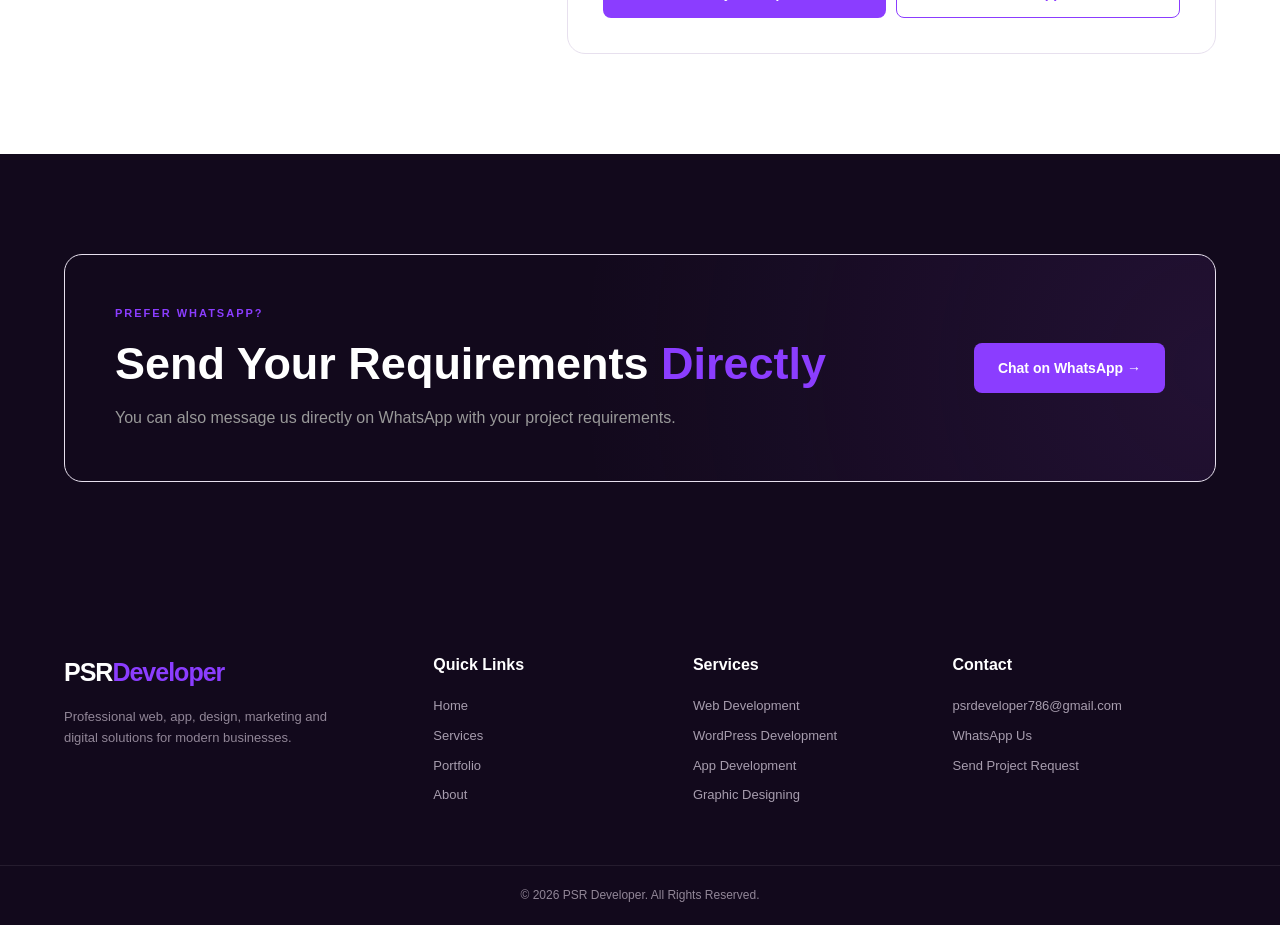
<file: contact.html>
<!DOCTYPE html>
<html lang="en">

<head>

    <meta charset="UTF-8">

    <meta name="viewport"
          content="width=device-width, initial-scale=1.0">

    <meta name="description"
          content="Contact PSR Developer for professional web development, WordPress, app development, graphic design, SEO and digital solutions.">

    <meta name="keywords"
          content="contact PSR Developer, web developer, WordPress developer, app development, graphic design">

    <title>Contact | PSR Developer</title>

    <link rel="stylesheet"
          href="css/style.css">

</head>


<body>


<!-- =====================================================
     HEADER
===================================================== -->

<header class="header">

    <div class="container nav-container">

        <a href="index.html"
           class="logo">

            PSR<span>Developer</span>

        </a>


        <nav class="nav"
             id="nav">

            <a href="index.html">
                Home
            </a>

            <a href="services.html">
                Services
            </a>

            <a href="portfolio.html">
                Portfolio
            </a>

            <a href="about.html">
                About
            </a>

            <a href="process.html">
                Process
            </a>

            <a href="testimonials.html">
                Testimonials
            </a>

            <a href="faq.html">
                FAQ
            </a>

            <a href="contact.html"
               class="active">

                Contact

            </a>

        </nav>


        <a href="#contactForm"
           class="nav-button">

            Get a Quote

        </a>


        <button class="menu-button"
                id="menuButton">

            ☰

        </button>

    </div>

</header>



<!-- =====================================================
     PAGE HERO
===================================================== -->

<section class="page-hero">

    <div class="container">

        <div class="eyebrow">
            LET'S WORK TOGETHER
        </div>


        <h1 style="color: white;">

            Let's Build
            <span>Something Great</span>

        </h1>


        <p>

            Have a project in mind? Tell us about it and
            let's discuss how we can turn your idea into
            a professional digital solution.

        </p>


        <div class="breadcrumb">

            <a href="index.html">
                Home
            </a>

            <span>/</span>

            <strong>
                Contact
            </strong>

        </div>

    </div>

</section>



<!-- =====================================================
     CONTACT SECTION
===================================================== -->

<section class="section">

    <div class="container">


        <div class="contact-layout">


            <!-- =================================================
                 LEFT INFORMATION
            ================================================== -->

            <div class="contact-info">


                <div class="eyebrow">
                    CONTACT PSR DEVELOPER
                </div>


                <h2>

                    Let's Discuss
                    <span>Your Project</span>

                </h2>


                <p>

                    Whether you need a business website,
                    WordPress website, e-commerce store,
                    mobile application, graphic design or
                    digital marketing, send us your requirements.

                </p>


                <!-- EMAIL -->

                <a href="mailto:psrdeveloper786@gmail.com"
                   class="contact-info-item">

                    <div class="contact-icon">
                        ✉
                    </div>

                    <div>

                        <span>
                            EMAIL
                        </span>

                        <strong>
                            psrdeveloper786@gmail.com
                        </strong>

                    </div>

                </a>



                <!-- WHATSAPP -->

                <a href="https://wa.me/923337044053"
                   target="_blank"
                   class="contact-info-item">

                    <div class="contact-icon">
                        ☎
                    </div>

                    <div>

                        <span>
                            WHATSAPP
                        </span>

                        <strong>
                            +92 333 7044053
                        </strong>

                    </div>

                </a>



                <!-- RESPONSE -->

                <div class="contact-info-item">

                    <div class="contact-icon">
                        ✓
                    </div>

                    <div>

                        <span>
                            RESPONSE
                        </span>

                        <strong>
                            Project inquiries welcome
                        </strong>

                    </div>

                </div>


            </div>



            <!-- =================================================
                 CONTACT FORM
            ================================================== -->

            <div class="contact-form-box">


                <div class="form-heading">

                    <div class="eyebrow">
                        PROJECT INQUIRY
                    </div>


                    <h2>
                        Tell Us About Your Project
                    </h2>

                </div>


                <form id="contactForm">


                    <!-- NAME -->

                    <div class="form-group">

                        <label for="name">
                            Your Name *
                        </label>

                        <input
                            type="text"
                            id="name"
                            name="name"
                            placeholder="Enter your name"
                            required>

                    </div>



                    <!-- EMAIL -->

                    <div class="form-group">

                        <label for="email">
                            Email Address *
                        </label>

                        <input
                            type="email"
                            id="email"
                            name="email"
                            placeholder="your@email.com"
                            required>

                    </div>



                    <!-- PHONE -->

                    <div class="form-group">

                        <label for="phone">
                            WhatsApp / Phone
                        </label>

                        <input
                            type="tel"
                            id="phone"
                            name="phone"
                            placeholder="+92 XXX XXXXXXX">

                    </div>



                    <!-- SERVICE -->

                    <div class="form-group">

                        <label for="service">
                            What do you need? *
                        </label>

                        <select
                            id="service"
                            name="service"
                            required>

                            <option value="">
                                Select a service
                            </option>

                            <option value="Web Development">
                                Web Development
                            </option>

                            <option value="WordPress Development">
                                WordPress Development
                            </option>

                            <option value="E-Commerce">
                                E-Commerce Website
                            </option>

                            <option value="App Development">
                                App Development
                            </option>

                            <option value="Graphic Designing">
                                Graphic Designing
                            </option>

                            <option value="UI UX Design">
                                UI/UX Design
                            </option>

                            <option value="SEO">
                                SEO & Digital Marketing
                            </option>

                            <option value="Bug Fixing">
                                Bug Fixing / Maintenance
                            </option>

                            <option value="Other">
                                Other
                            </option>

                        </select>

                    </div>



                    <!-- BUDGET -->

                    <div class="form-group">

                        <label for="budget">
                            Estimated Budget
                        </label>

                        <select
                            id="budget"
                            name="budget">

                            <option value="">
                                Select budget
                            </option>

                            <option value="Under $100">
                                Under $100
                            </option>

                            <option value="$100 - $300">
                                $100 - $300
                            </option>

                            <option value="$300 - $500">
                                $300 - $500
                            </option>

                            <option value="$500 - $1000">
                                $500 - $1000
                            </option>

                            <option value="$1000+">
                                $1000+
                            </option>

                            <option value="Not sure">
                                Not sure yet
                            </option>

                        </select>

                    </div>



                    <!-- MESSAGE -->

                    <div class="form-group">

                        <label for="message">
                            Project Details *
                        </label>

                        <textarea
                            id="message"
                            name="message"
                            rows="6"
                            placeholder="Tell us about your project, required pages, features, deadline, etc."
                            required></textarea>

                    </div>



                    <!-- BUTTONS -->

                    <div class="form-buttons">

                        <button
                            type="submit"
                            class="btn btn-primary">

                            Send Project Request →

                        </button>


                        <a
                            href="https://wa.me/923337044053"
                            target="_blank"
                            class="btn btn-outline">

                            WhatsApp Us

                        </a>

                    </div>


                    <div
                        id="formMessage"
                        class="form-message">

                    </div>


                </form>

            </div>

        </div>

    </div>

</section>



<!-- =====================================================
     QUICK CONTACT
===================================================== -->

<section class="section section-dark">

    <div class="container">


        <div class="contact-cta">

            <div>

                <div class="eyebrow">
                    PREFER WHATSAPP?
                </div>


                <h2>

                    Send Your Requirements
                    <span>Directly</span>

                </h2>


                <p>

                    You can also message us directly on
                    WhatsApp with your project requirements.

                </p>

            </div>


            <a
                href="https://wa.me/923337044053"
                target="_blank"
                class="btn btn-primary">

                Chat on WhatsApp →

            </a>

        </div>

    </div>

</section>



<!-- =====================================================
     FOOTER
===================================================== -->

<footer class="footer">

    <div class="container footer-grid">


        <div>

            <a href="index.html"
               class="logo">

                PSR<span>Developer</span>

            </a>


            <p>

                Professional web, app, design,
                marketing and digital solutions
                for modern businesses.

            </p>

        </div>


        <div>

            <h4>
                Quick Links
            </h4>

            <a href="index.html">
                Home
            </a>

            <a href="services.html">
                Services
            </a>

            <a href="portfolio.html">
                Portfolio
            </a>

            <a href="about.html">
                About
            </a>

        </div>


        <div>

            <h4>
                Services
            </h4>

            <a href="services.html">
                Web Development
            </a>

            <a href="services.html">
                WordPress Development
            </a>

            <a href="services.html">
                App Development
            </a>

            <a href="services.html">
                Graphic Designing
            </a>

        </div>


        <div>

            <h4>
                Contact
            </h4>

            <a href="mailto:psrdeveloper786@gmail.com">

                psrdeveloper786@gmail.com

            </a>


            <a
                href="https://wa.me/923337044053"
                target="_blank">

                WhatsApp Us

            </a>


            <a href="contact.html">

                Send Project Request

            </a>

        </div>

    </div>


    <div class="footer-bottom">

        <div class="container">

            <p>

                © <span id="year"></span>
                PSR Developer.
                All Rights Reserved.

            </p>

        </div>

    </div>

</footer>



<!-- =====================================================
     FLOATING WHATSAPP
===================================================== -->

<a
    href="https://wa.me/923337044053"
    target="_blank"
    class="whatsapp-button">

    WhatsApp

</a>



<script src="js/main.js"></script>

<script src="js/contact.js"></script>

</body>

</body>

</html>
</file>
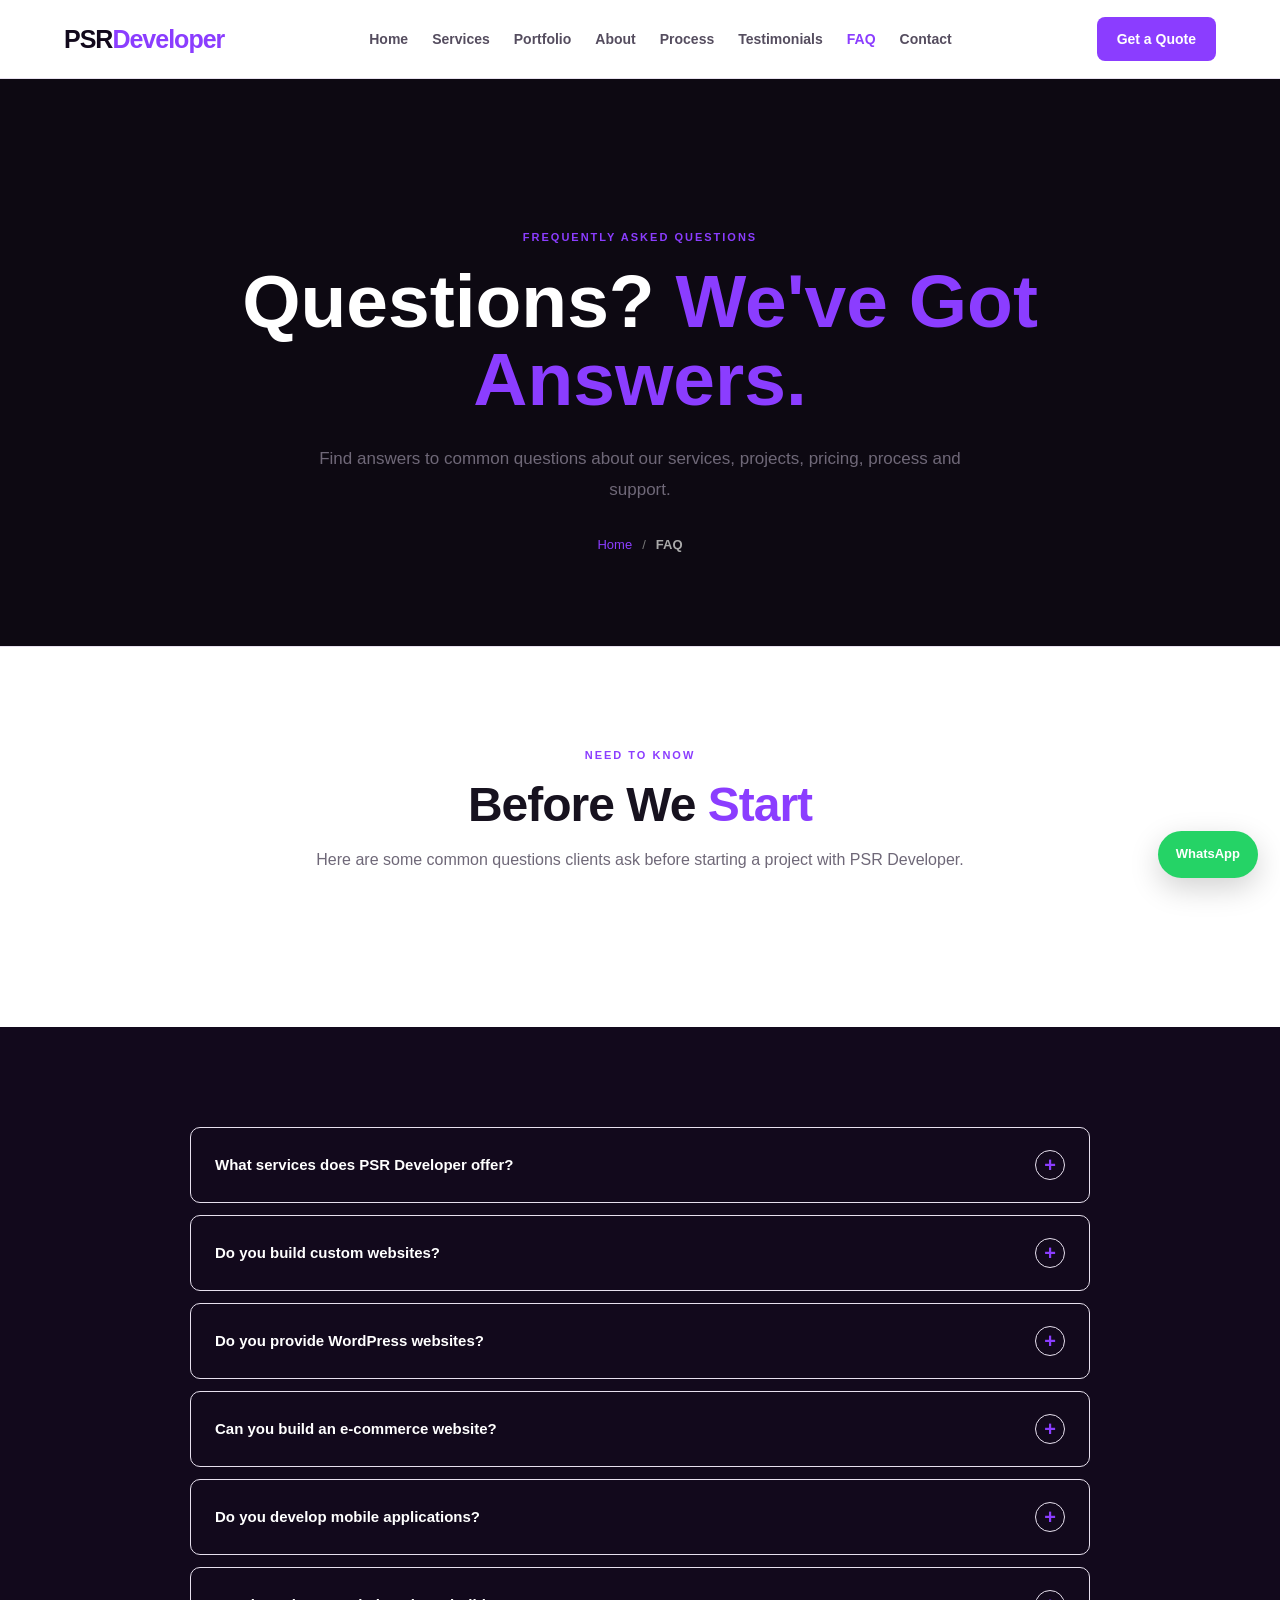
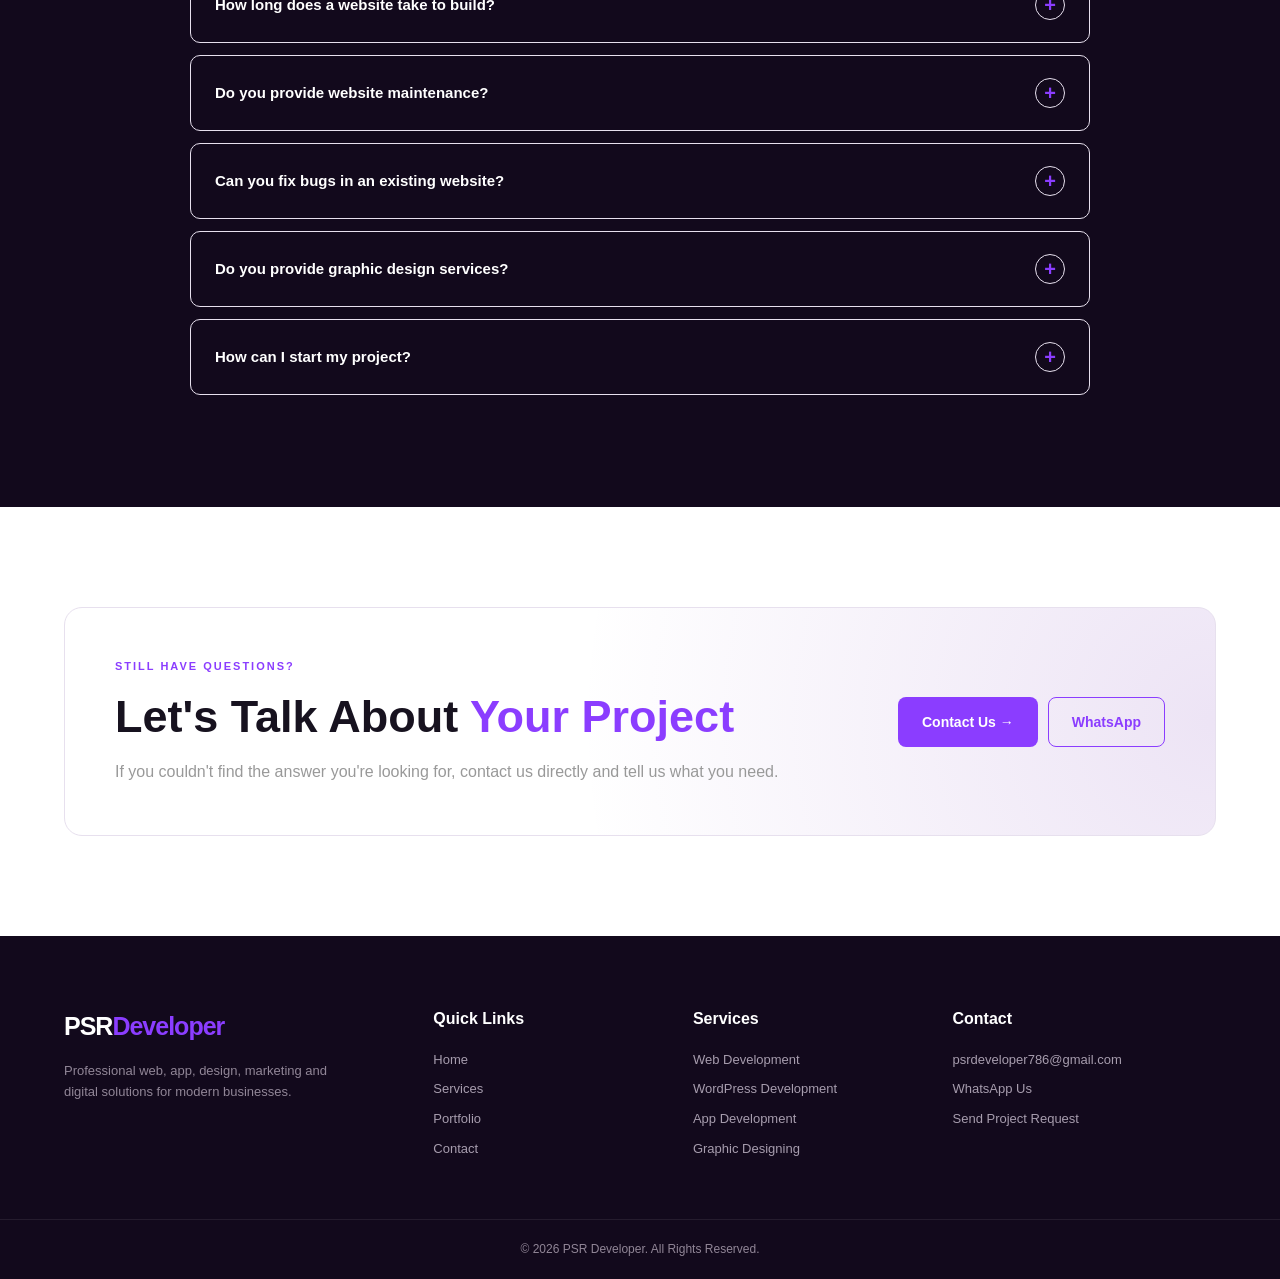
<file: faq.html>
<!DOCTYPE html>
<html lang="en">

<head>

    <meta charset="UTF-8">

    <meta name="viewport"
          content="width=device-width, initial-scale=1.0">

    <meta name="description"
          content="Frequently asked questions about PSR Developer web development, WordPress, app development, graphic design, SEO and digital marketing services.">

    <meta name="keywords"
          content="PSR Developer FAQ, website development FAQ, WordPress FAQ, app development, graphic design">

    <title>FAQ | PSR Developer</title>

    <link rel="stylesheet"
          href="css/style.css">

</head>


<body>


<!-- =====================================================
     HEADER
===================================================== -->

<header class="header">

    <div class="container nav-container">

        <a href="index.html"
           class="logo">

            PSR<span>Developer</span>

        </a>


        <nav class="nav"
             id="nav">

            <a href="index.html">
                Home
            </a>

            <a href="services.html">
                Services
            </a>

            <a href="portfolio.html">
                Portfolio
            </a>

            <a href="about.html">
                About
            </a>

            <a href="process.html">
                Process
            </a>

            <a href="testimonials.html">
                Testimonials
            </a>

            <a href="faq.html"
               class="active">

                FAQ

            </a>

            <a href="contact.html">
                Contact
            </a>

        </nav>


        <a href="contact.html"
           class="nav-button">

            Get a Quote

        </a>


        <button class="menu-button"
                id="menuButton">

            ☰

        </button>

    </div>

</header>



<!-- =====================================================
     PAGE HERO
===================================================== -->

<section class="page-hero">

    <div class="container">

        <div class="eyebrow">
            FREQUENTLY ASKED QUESTIONS
        </div>


        <h1 style="color: white;">

            Questions?
            <span>We've Got Answers.</span>

        </h1>


        <p>

            Find answers to common questions about our
            services, projects, pricing, process and support.

        </p>


        <div class="breadcrumb">

            <a href="index.html">
                Home
            </a>

            <span>/</span>

            <strong>
                FAQ
            </strong>

        </div>

    </div>

</section>



<!-- =====================================================
     FAQ INTRO
===================================================== -->

<section class="section">

    <div class="container">


        <div class="section-heading center">

            <div class="eyebrow">
                NEED TO KNOW
            </div>


            <h2>

                Before We
                <span>Start</span>

            </h2>


            <p>

                Here are some common questions clients ask
                before starting a project with PSR Developer.

            </p>

        </div>


    </div>

</section>



<!-- =====================================================
     FAQ
===================================================== -->

<section class="section section-dark">

    <div class="container">


        <div class="faq-wrapper">


            <!-- FAQ 01 -->

            <div class="faq-item">

                <button class="faq-question">

                    <span>
                        What services does PSR Developer offer?
                    </span>

                    <span class="faq-icon">
                        +
                    </span>

                </button>


                <div class="faq-answer">

                    <p>

                        We provide web development, WordPress
                        development, e-commerce websites, mobile
                        app development, graphic designing, UI/UX
                        design, SEO, digital marketing, website
                        maintenance and custom digital solutions.

                    </p>

                </div>

            </div>



            <!-- FAQ 02 -->

            <div class="faq-item">

                <button class="faq-question">

                    <span>
                        Do you build custom websites?
                    </span>

                    <span class="faq-icon">
                        +
                    </span>

                </button>


                <div class="faq-answer">

                    <p>

                        Yes. We can create custom websites based
                        on your business requirements, design,
                        functionality and target audience.

                    </p>

                </div>

            </div>



            <!-- FAQ 03 -->

            <div class="faq-item">

                <button class="faq-question">

                    <span>
                        Do you provide WordPress websites?
                    </span>

                    <span class="faq-icon">
                        +
                    </span>

                </button>


                <div class="faq-answer">

                    <p>

                        Yes. We create professional WordPress
                        websites using responsive layouts,
                        suitable themes, plugins and custom
                        functionality according to the project.

                    </p>

                </div>

            </div>



            <!-- FAQ 04 -->

            <div class="faq-item">

                <button class="faq-question">

                    <span>
                        Can you build an e-commerce website?
                    </span>

                    <span class="faq-icon">
                        +
                    </span>

                </button>


                <div class="faq-answer">

                    <p>

                        Yes. We can build e-commerce stores with
                        product pages, categories, shopping carts,
                        checkout functionality, payment integration
                        and other required features.

                    </p>

                </div>

            </div>



            <!-- FAQ 05 -->

            <div class="faq-item">

                <button class="faq-question">

                    <span>
                        Do you develop mobile applications?
                    </span>

                    <span class="faq-icon">
                        +
                    </span>

                </button>


                <div class="faq-answer">

                    <p>

                        Yes. Mobile application projects can be
                        developed according to the required
                        platform, features and business goals.

                    </p>

                </div>

            </div>



            <!-- FAQ 06 -->

            <div class="faq-item">

                <button class="faq-question">

                    <span>
                        How long does a website take to build?
                    </span>

                    <span class="faq-icon">
                        +
                    </span>

                </button>


                <div class="faq-answer">

                    <p>

                        Project duration depends on the type,
                        number of pages, features, content and
                        required functionality. The timeline is
                        discussed before development begins.

                    </p>

                </div>

            </div>



            <!-- FAQ 07 -->

            <div class="faq-item">

                <button class="faq-question">

                    <span>
                        Do you provide website maintenance?
                    </span>

                    <span class="faq-icon">
                        +
                    </span>

                </button>


                <div class="faq-answer">

                    <p>

                        Yes. Website maintenance, updates,
                        improvements, bug fixing and ongoing
                        support can be provided according to
                        your requirements.

                    </p>

                </div>

            </div>



            <!-- FAQ 08 -->

            <div class="faq-item">

                <button class="faq-question">

                    <span>
                        Can you fix bugs in an existing website?
                    </span>

                    <span class="faq-icon">
                        +
                    </span>

                </button>


                <div class="faq-answer">

                    <p>

                        Yes. We can review existing websites and
                        help identify and fix layout issues,
                        functionality problems, responsive issues
                        and other website bugs.

                    </p>

                </div>

            </div>



            <!-- FAQ 09 -->

            <div class="faq-item">

                <button class="faq-question">

                    <span>
                        Do you provide graphic design services?
                    </span>

                    <span class="faq-icon">
                        +
                    </span>

                </button>


                <div class="faq-answer">

                    <p>

                        Yes. Graphic design services can include
                        social media graphics, banners, business
                        materials, branding elements, UI visuals
                        and other custom design requirements.

                    </p>

                </div>

            </div>



            <!-- FAQ 10 -->

            <div class="faq-item">

                <button class="faq-question">

                    <span>
                        How can I start my project?
                    </span>

                    <span class="faq-icon">
                        +
                    </span>

                </button>


                <div class="faq-answer">

                    <p>

                        Simply contact us with your project
                        requirements. You can use the contact form
                        or send us a message on WhatsApp. We will
                        discuss your requirements and next steps.

                    </p>

                </div>

            </div>


        </div>

    </div>

</section>



<!-- =====================================================
     STILL HAVE QUESTIONS
===================================================== -->

<section class="section">

    <div class="container">


        <div class="faq-contact-box">

            <div>

                <div class="eyebrow">
                    STILL HAVE QUESTIONS?
                </div>


                <h2>

                    Let's Talk About
                    <span>Your Project</span>

                </h2>


                <p>

                    If you couldn't find the answer you're
                    looking for, contact us directly and tell
                    us what you need.

                </p>

            </div>


            <div class="cta-buttons">

                <a href="contact.html"
                   class="btn btn-primary">

                    Contact Us →

                </a>


                <a href="https://wa.me/923337044053"
                   target="_blank"
                   class="btn btn-outline">

                    WhatsApp

                </a>

            </div>

        </div>

    </div>

</section>



<!-- =====================================================
     FOOTER
===================================================== -->

<footer class="footer">

    <div class="container footer-grid">


        <div>

            <a href="index.html"
               class="logo">

                PSR<span>Developer</span>

            </a>


            <p>

                Professional web, app, design,
                marketing and digital solutions
                for modern businesses.

            </p>

        </div>


        <div>

            <h4>
                Quick Links
            </h4>

            <a href="index.html">
                Home
            </a>

            <a href="services.html">
                Services
            </a>

            <a href="portfolio.html">
                Portfolio
            </a>

            <a href="contact.html">
                Contact
            </a>

        </div>


        <div>

            <h4>
                Services
            </h4>

            <a href="services.html">
                Web Development
            </a>

            <a href="services.html">
                WordPress Development
            </a>

            <a href="services.html">
                App Development
            </a>

            <a href="services.html">
                Graphic Designing
            </a>

        </div>


        <div>

            <h4>
                Contact
            </h4>

            <a href="mailto:psrdeveloper786@gmail.com">

                psrdeveloper786@gmail.com

            </a>


            <a href="https://wa.me/923337044053"
               target="_blank">

                WhatsApp Us

            </a>


            <a href="contact.html">
                Send Project Request
            </a>

        </div>

    </div>


    <div class="footer-bottom">

        <div class="container">

            <p>

                © <span id="year"></span>
                PSR Developer.
                All Rights Reserved.

            </p>

        </div>

    </div>

</footer>



<a href="https://wa.me/923337044053"
   target="_blank"
   class="whatsapp-button">

    WhatsApp

</a>



<script src="js/main.js"></script>

</body>

</html>
</file>
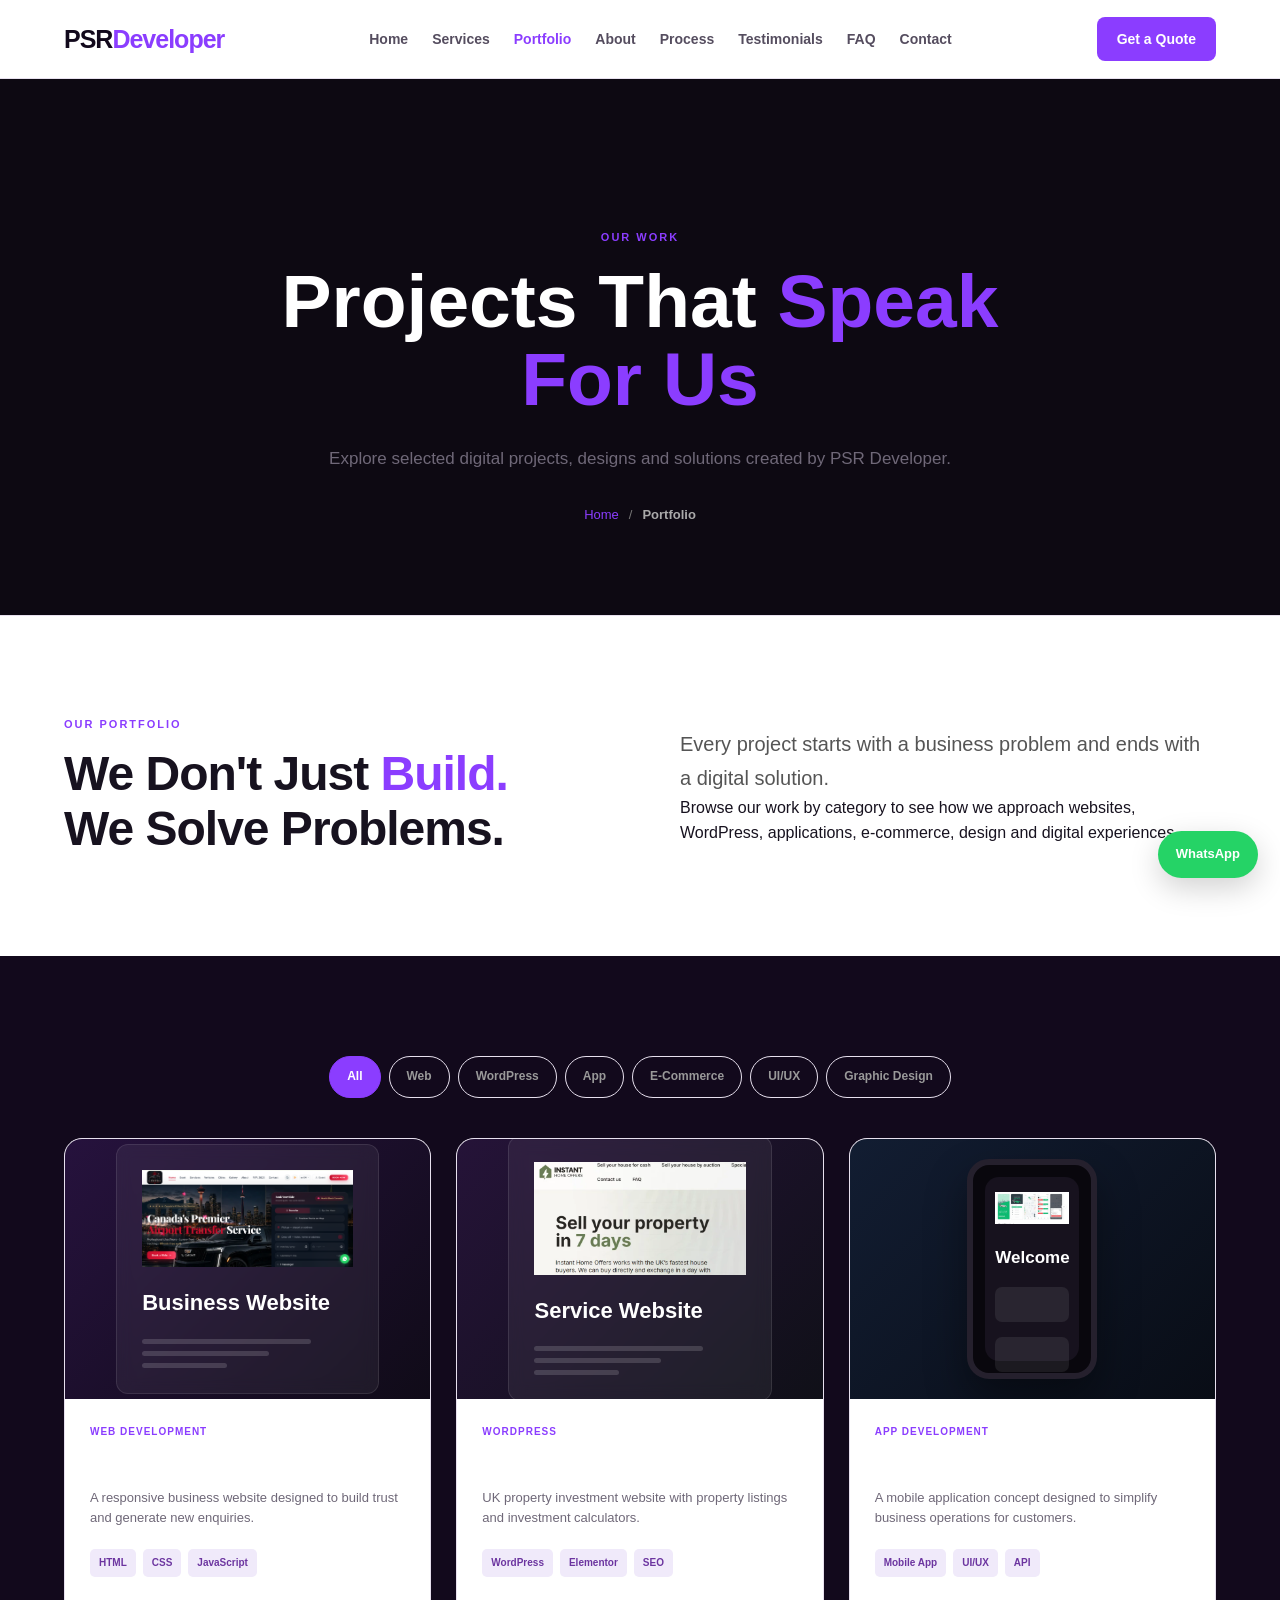
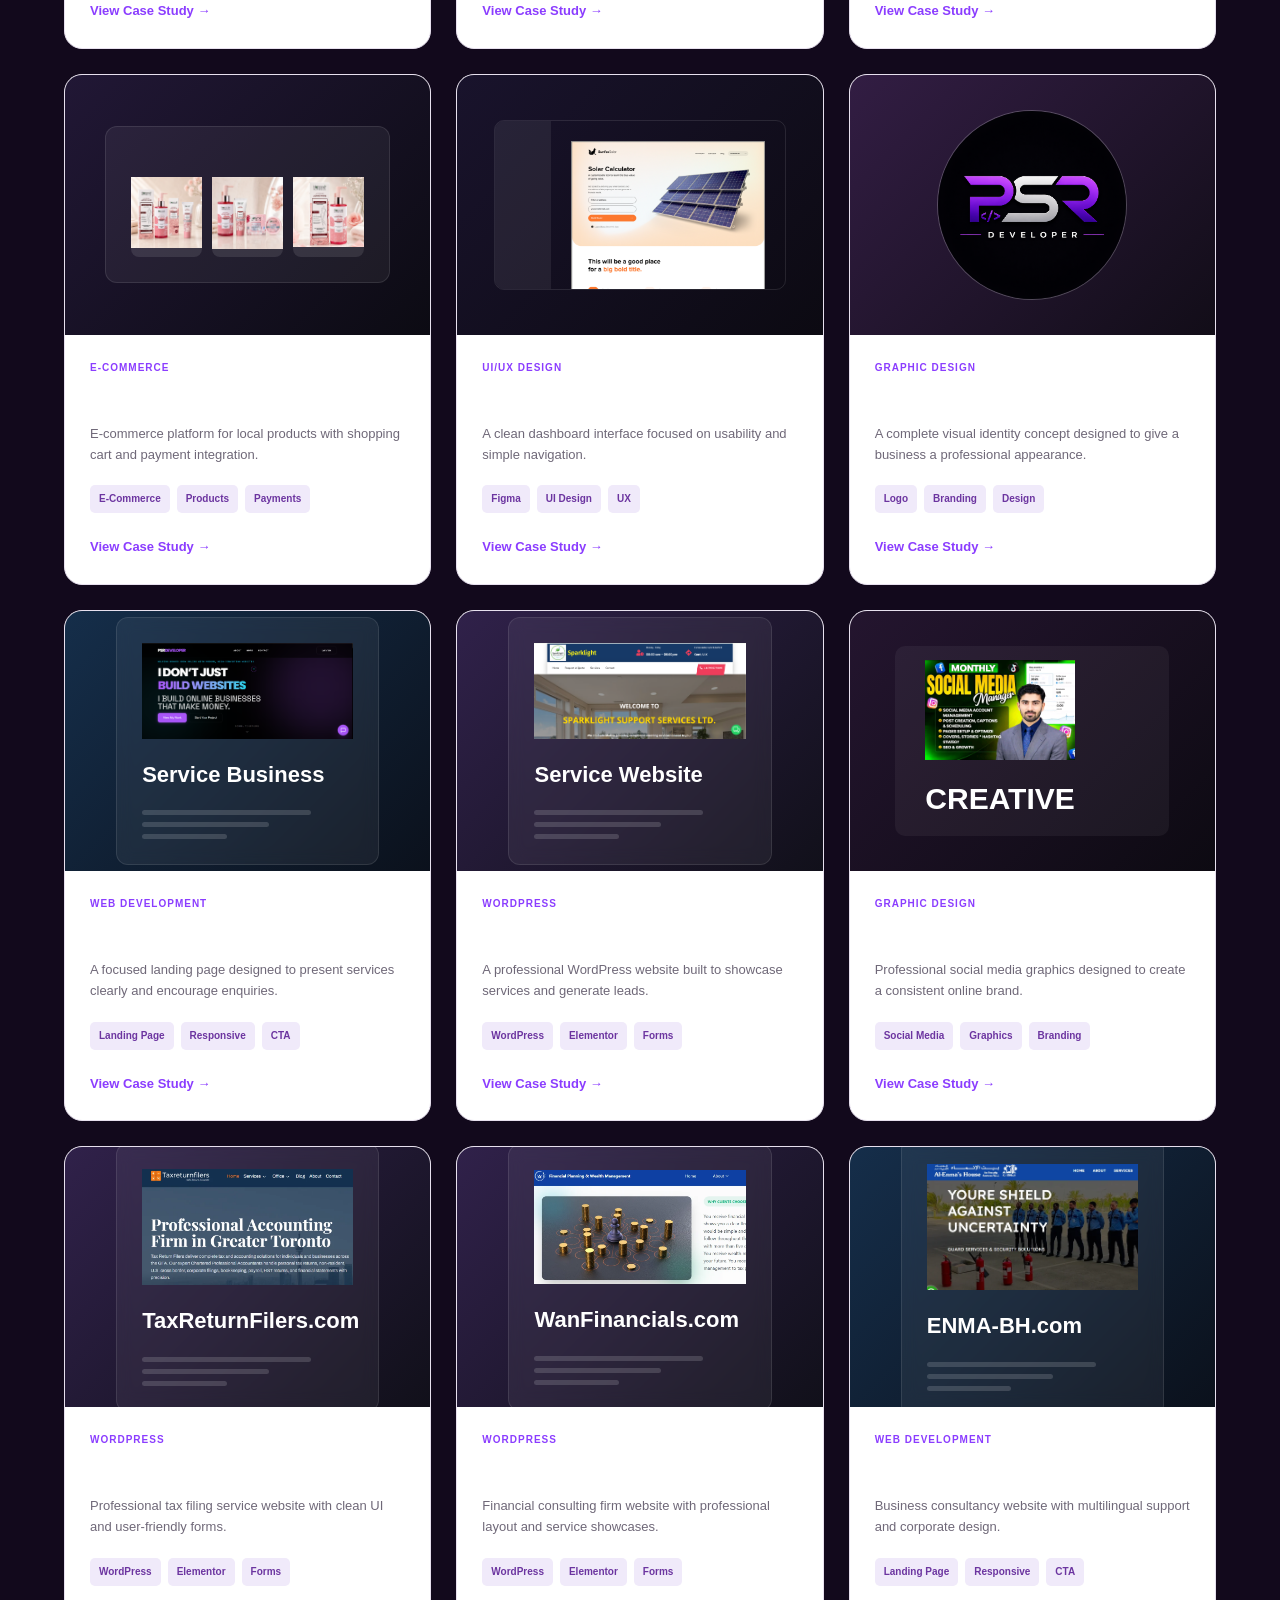
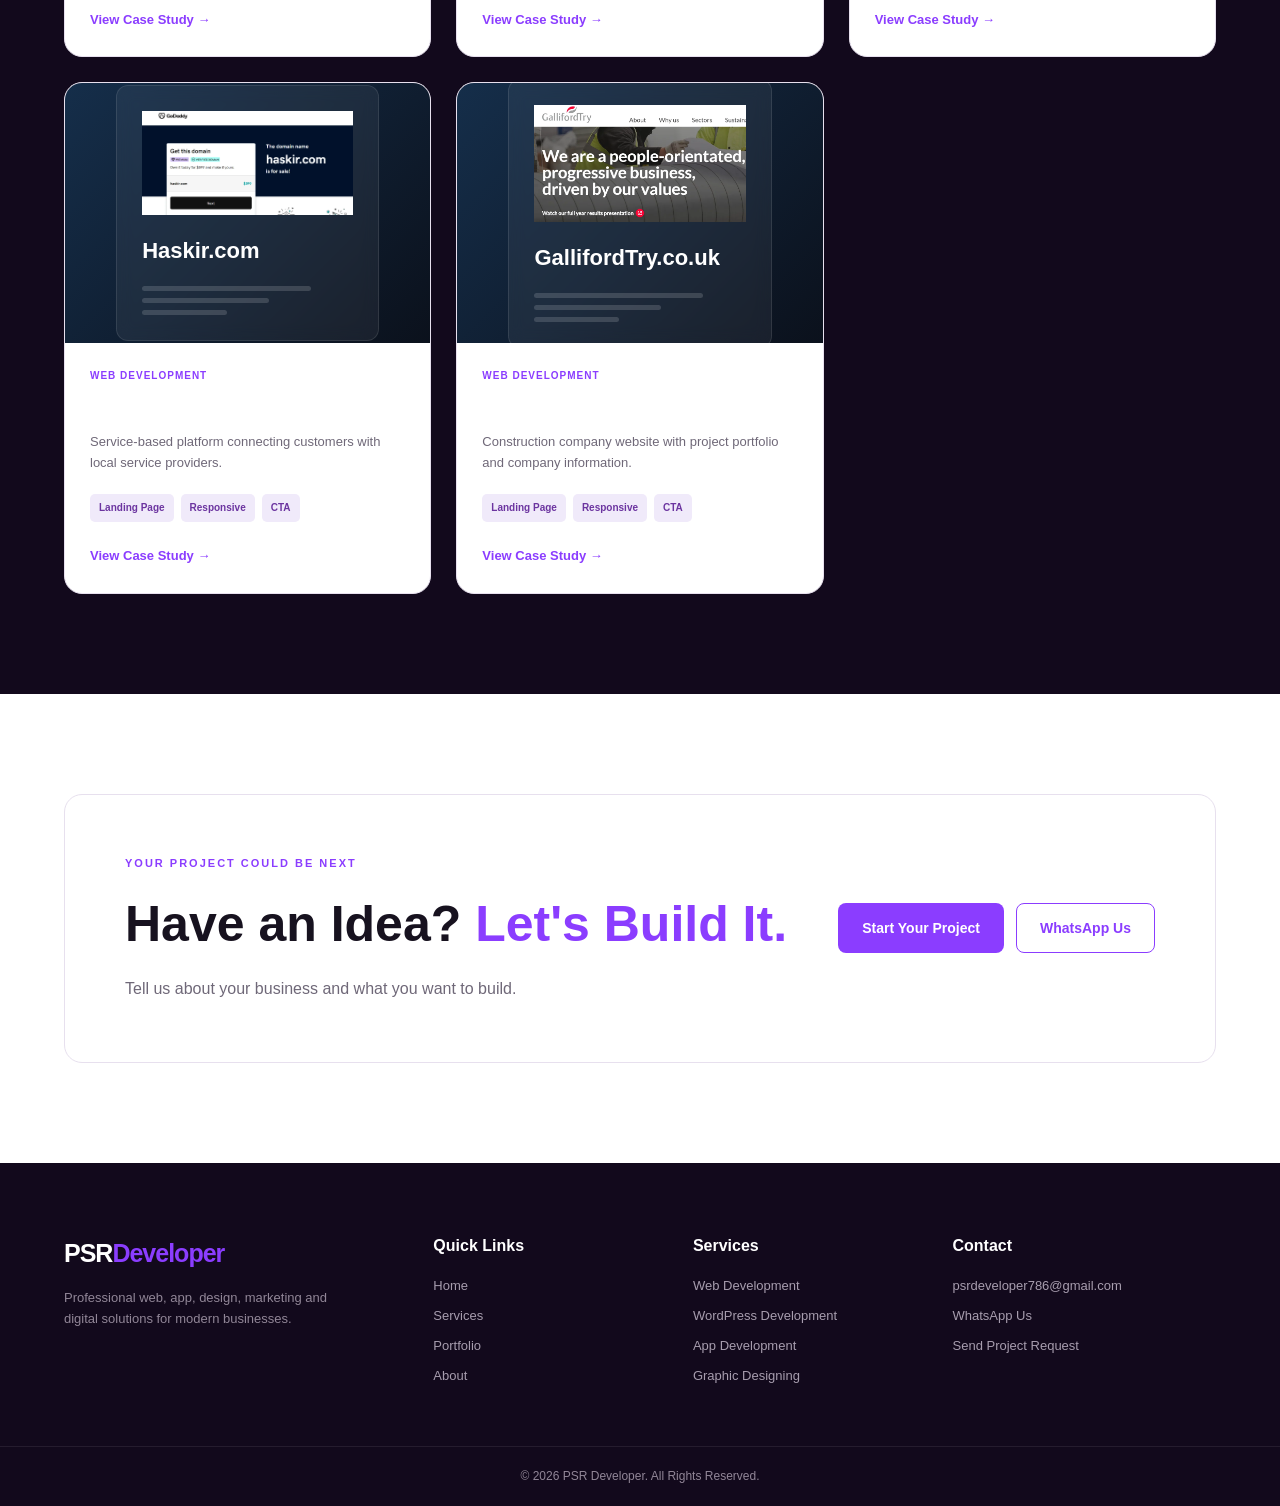
<file: portfolio.html>
<!DOCTYPE html>
<html lang="en">

<head>

    <meta charset="UTF-8">

    <meta name="viewport"
          content="width=device-width, initial-scale=1.0">

    <meta name="description"
          content="Explore PSR Developer portfolio including websites, WordPress projects, mobile apps, e-commerce, UI/UX and graphic design projects.">

    <meta name="keywords"
          content="PSR Developer portfolio, web development portfolio, WordPress portfolio, app development, graphic design, e-commerce">

    <title>Portfolio | PSR Developer</title>

    <link rel="stylesheet"
          href="css/style.css">

</head>


<body>


<!-- =====================================================
     HEADER
===================================================== -->

<header class="header">

    <div class="container nav-container">

        <a href="index.html"
           class="logo">

            PSR<span>Developer</span>

        </a>


        <nav class="nav"
             id="nav">

            <a href="index.html">
                Home
            </a>

            <a href="services.html">
                Services
            </a>

            <a href="portfolio.html"
               class="active">

                Portfolio

            </a>

            <a href="about.html">
                About
            </a>

            <a href="process.html">
                Process
            </a>

            <a href="testimonials.html">
                Testimonials
            </a>

            <a href="faq.html">
                FAQ
            </a>

            <a href="contact.html">
                Contact
            </a>

        </nav>


        <a href="contact.html"
           class="nav-button">

            Get a Quote

        </a>


        <button class="menu-button"
                id="menuButton">

            ☰

        </button>

    </div>

</header>



<!-- =====================================================
     PAGE HERO
===================================================== -->

<section class="page-hero">

    <div class="container">

        <div class="eyebrow">
            OUR WORK
        </div>


        <h1 style="color: white;">

            Projects That
            <span>Speak For Us</span>

        </h1>


        <p>

            Explore selected digital projects,
            designs and solutions created by
            PSR Developer.

        </p>


        <div class="breadcrumb">

            <a href="index.html">
                Home
            </a>

            <span>/</span>

            <strong>
                Portfolio
            </strong>

        </div>

    </div>

</section>



<!-- =====================================================
     PORTFOLIO INTRO
===================================================== -->

<section class="section">

    <div class="container">


        <div class="two-column">


            <div class="section-heading left">

                <div class="eyebrow">
                    OUR PORTFOLIO
                </div>


                <h2>

                    We Don't Just
                    <span>Build.</span>

                    <br>

                    We Solve Problems.

                </h2>

            </div>


            <div>

                <p class="large-text">

                    Every project starts with a business
                    problem and ends with a digital solution.

                </p>


                <p>

                    Browse our work by category to see
                    how we approach websites, WordPress,
                    applications, e-commerce, design and
                    digital experiences.

                </p>

            </div>

        </div>

    </div>

</section>



<!-- =====================================================
     PORTFOLIO
===================================================== -->

<section class="section section-dark">

    <div class="container">


        <!-- FILTER BUTTONS -->

        <div class="portfolio-filters">

            <button class="filter-btn active"
                    data-filter="all">

                All

            </button>


            <button class="filter-btn"
                    data-filter="web">

                Web

            </button>


            <button class="filter-btn"
                    data-filter="wordpress">

                WordPress

            </button>


            <button class="filter-btn"
                    data-filter="app">

                App

            </button>


            <button class="filter-btn"
                    data-filter="ecommerce">

                E-Commerce

            </button>


            <button class="filter-btn"
                    data-filter="uiux">

                UI/UX

            </button>


            <button class="filter-btn"
                    data-filter="graphic">

                Graphic Design

            </button>

        </div>



        <!-- PROJECT GRID -->

        <div class="portfolio-grid portfolio-page-grid">


            <!-- =================================================
                 PROJECT 01
            ================================================== -->
<!--webdevelopment -->
            <article class="portfolio-card project-card"
                     data-category="web">


                <div class="portfolio-image project-web">

                    <div class="project-preview">

                        <span class="preview-label">
                            <img src="assets/images/business.png" alt="">
                        </span>


                        <h3>
                            Business Website
                        </h3>


                        <div class="preview-lines">

                            <span></span>
                            <span></span>
                            <span></span>

                        </div>

                    </div>

                </div>


                <div class="portfolio-info">

                    <div class="portfolio-category">
                        WEB DEVELOPMENT
                    </div>


                    <h3>
                        Modern Business Website
                    </h3>


                    <p>

                        A responsive business website
                        designed to build trust and
                        generate new enquiries.

                    </p>


                    <div class="project-tags">

                        <span>HTML</span>
                        <span>CSS</span>
                        <span>JavaScript</span>

                    </div>


                    <a href="https://northblackcanada.com/"
                       class="case-study-link" target="_blank">

                        View Case Study →

                    </a>

                </div>

            </article>



            <!-- =================================================
                 PROJECT 02
            ================================================== -->
<!-- wordpress  -->
            <article class="portfolio-card project-card"
                     data-category="wordpress">


                <div class="portfolio-image project-wordpress">

                   

                    <div class="project-preview">

                        <span class="preview-label">
                           <img src="assets/images/wordbusiness.webp" alt="">
                        </span>


                        <h3>
                            Service Website
                        </h3>


                        <div class="preview-lines">

                            <span></span>
                            <span></span>
                            <span></span>

                        </div>

                    

                </div>

                </div>


                <div class="portfolio-info">

                    <div class="portfolio-category">
                        WORDPRESS
                    </div>


                    <h3>
                        Professional Company Website
                    </h3>


                    <p>

                       UK property investment website with property listings
                        and investment calculators.

                    </p>


                    <div class="project-tags">

                        <span>WordPress</span>
                        <span>Elementor</span>
                        <span>SEO</span>

                    </div>


                    <a href="https://instanthomeoffers.co.uk/"
                       class="case-study-link" target="_blank">

                        View Case Study →

                    </a>

                </div>

            </article>



            <!-- =================================================
                 PROJECT 03
            ================================================== -->
<!-- appdevelopment  -->
            <article class="portfolio-card project-card"
                     data-category="app">


                <div class="portfolio-image project-app">

                    <div class="phone-preview">

                        <div class="phone-screen">

                            <small>
                                <img src="assets/images/appdevelopment.png" alt="">
                            </small>


                            <strong>
                                Welcome
                            </strong>


                            <div class="app-box"></div>

                            <div class="app-box"></div>

                        </div>

                    </div>

                </div>


                <div class="portfolio-info">

                    <div class="portfolio-category">
                        APP DEVELOPMENT
                    </div>


                    <h3>
                        Business Mobile App
                    </h3>


                    <p>

                        A mobile application concept
                        designed to simplify business
                        operations for customers.

                    </p>


                    <div class="project-tags">

                        <span>Mobile App</span>
                        <span>UI/UX</span>
                        <span>API</span>

                    </div>


                    <a href="https://play.google.com/store/apps/details?id=com.kibrann.goride.nontaxidriverapp"
                       class="case-study-link" target="_blank">

                        View Case Study →

                    </a>

                </div>

            </article>



            <!-- =================================================
                 PROJECT 04
            ================================================== -->
<!-- e-comerance -->
            <article class="portfolio-card project-card"
                     data-category="ecommerce">


                <div class="portfolio-image project-ecommerce">

                    <div class="store-preview">

                       


                        <div class="product-row">

                            <div> <img src="assets/images/imgwp1.png" alt=""> </div>
                            <div> <img src="assets/images/imgwp2.png" alt=""> </div>
                            <div> <img src="assets/images/imgwp3.png" alt=""> </div>

                        </div>
 
                    </div>

                </div>


                <div class="portfolio-info">

                    <div class="portfolio-category">
                        E-COMMERCE
                    </div>


                    <h3>
                        Online Shopping Store
                    </h3>


                    <p>

                        E-commerce platform for local products with shopping cart and 
                        payment integration.

                    </p>


                    <div class="project-tags">

                        <span>E-Commerce</span>
                        <span>Products</span>
                        <span>Payments</span>

                    </div>


                    <a href="https://www.hamme.com.pk/"
                       class="case-study-link" target="_blank" >

                        View Case Study →

                    </a>

                </div>

            </article>



            <!-- =================================================
                 PROJECT 05
            ================================================== -->
<!-- uiux  -->
            <article class="portfolio-card project-card"
                     data-category="uiux">


                <div class="portfolio-image project-uiux">

                    <div class="ui-preview">

                        <div class="ui-sidebar"></div>


                        <div class="ui-main">

                            <img src="assets/images/figma.png" alt="">

                        </div>

                    </div>

                </div>


                <div class="portfolio-info">

                    <div class="portfolio-category">
                        UI/UX DESIGN
                    </div>


                    <h3>
                        Dashboard UI Design
                    </h3>


                    <p>

                        A clean dashboard interface
                        focused on usability and
                        simple navigation.

                    </p>


                    <div class="project-tags">

                        <span>Figma</span>
                        <span>UI Design</span>
                        <span>UX</span>

                    </div>


                    <a href="https://www.figma.com/design/lv2cSn31u2CkvpZlw7uoor/Sunfox-Solar?node-id=0-1&p=f"
                       class="case-study-link" target="_blank">

                        View Case Study →

                    </a>

                </div>

            </article>



            <!-- =================================================
                 PROJECT 06
            ================================================== -->
<!-- graphicdesigner  -->
            <article class="portfolio-card project-card"
                     data-category="graphic">


                <div class="portfolio-image project-graphic">

                    <div class="graphic-preview">

                      <img src="assets/images/logo.png" alt="" style="border-radius: 100%;">

                    </div>

                </div>


                <div class="portfolio-info">

                    <div class="portfolio-category">
                        GRAPHIC DESIGN
                    </div>


                    <h3>
                        Brand Identity Design
                    </h3>


                    <p>

                        A complete visual identity concept
                        designed to give a business a
                        professional appearance.

                    </p>


                    <div class="project-tags">

                        <span>Logo</span>
                        <span>Branding</span>
                        <span>Design</span>

                    </div>


                    <a href="#"
                       class="case-study-link">

                        View Case Study →

                    </a>

                </div>

            </article>



            <!-- =================================================
                 PROJECT 07
            ================================================== -->
<!-- webdevelopment  -->
            <article class="portfolio-card project-card"
                     data-category="web">


                <div class="portfolio-image project-web-two">

                    <div class="project-preview">

                        <span class="preview-label">
                          <img src="assets/images/lndingpage.png" alt="">
                        </span>


                        <h3>
                            Service Business
                        </h3>


                        <div class="preview-lines">

                            <span></span>
                            <span></span>
                            <span></span>

                        </div>

                    </div>

                </div>


                <div class="portfolio-info">

                    <div class="portfolio-category">
                        WEB DEVELOPMENT
                    </div>


                    <h3>
                        High-Converting Landing Page
                    </h3>


                    <p>

                        A focused landing page designed
                        to present services clearly and
                        encourage enquiries.

                    </p>


                    <div class="project-tags">

                        <span>Landing Page</span>
                        <span>Responsive</span>
                        <span>CTA</span>

                    </div>


                    <a href="https://psr-developer.vercel.app/"
                       class="case-study-link" target="_blank">

                        View Case Study →

                    </a>

                </div>

            </article>



            <!-- =================================================
                 PROJECT 08
            ================================================== -->
<!-- wordpress  -->
            <article class="portfolio-card project-card"
                     data-category="wordpress">


                <div class="portfolio-image project-wordpress-two">

                    <div class="project-preview">

                        <span class="preview-label">
                           <img src="assets/images/cleanig.png" alt="">
                        </span>


                        <h3>
                            Service Website
                        </h3>


                        <div class="preview-lines">

                            <span></span>
                            <span></span>
                            <span></span>

                        </div>

                    </div>

                </div>


                <div class="portfolio-info">

                    <div class="portfolio-category">
                        WORDPRESS
                    </div>


                    <h3>
                        Service Provider Website
                    </h3>


                    <p>

                        A professional WordPress website
                        built to showcase services and
                        generate leads.

                    </p>


                    <div class="project-tags">

                        <span>WordPress</span>
                        <span>Elementor</span>
                        <span>Forms</span>

                    </div>


                    <a href="https://sparklightsupport.co.uk/"
                       class="case-study-link" target="_blank">

                        View Case Study →

                    </a>

                </div>

            </article>



            <!-- =================================================
                 PROJECT 09
            ================================================== -->
<!-- graphic design  -->
            <article class="portfolio-card project-card"
                     data-category="graphic">


                <div class="portfolio-image project-graphic-two">

                    <div class="social-preview">
                        

                        <span>
                           <img src="assets/images/file.png" alt="" style="height: 100px;text-align: center;"> 
                        </span>


                        <strong>
                           
                            CREATIVE
                        </strong>

                    </div>

                </div>


                <div class="portfolio-info">

                    <div class="portfolio-category">
                        GRAPHIC DESIGN
                    </div>


                    <h3>
                        Social Media Creative Set
                    </h3>


                    <p>

                        Professional social media
                        graphics designed to create
                        a consistent online brand.

                    </p>


                    <div class="project-tags">

                        <span>Social Media</span>
                        <span>Graphics</span>
                        <span>Branding</span>

                    </div>


                    <a href="https://www.facebook.com/PSRDeveloper"
                       class="case-study-link" target="_blank">

                        View Case Study →

                    </a>

                </div>

            </article>
              <!-- =================================================
                 PROJECT 10
            ================================================== -->
<!-- wordpress  -->
            <article class="portfolio-card project-card"
                     data-category="wordpress">


                <div class="portfolio-image project-wordpress-two">

                    <div class="project-preview">

                        <span class="preview-label">
                           <img src="assets/images/wp1.png" alt="">
                        </span>


                        <h3>
                            TaxReturnFilers.com
                        </h3>


                        <div class="preview-lines">

                            <span></span>
                            <span></span>
                            <span></span>

                        </div>

                    </div>

                </div>


                <div class="portfolio-info">

                    <div class="portfolio-category">
                        WORDPRESS
                    </div>


                    <h3>
                        Service Provider Website
                    </h3>


                    <p>

                    Professional tax filing service website with clean UI 
                    and user-friendly forms.

                    </p>


                    <div class="project-tags">

                        <span>WordPress</span>
                        <span>Elementor</span>
                        <span>Forms</span>

                    </div>


                    <a href="https://taxreturnfilers.com/"
                       class="case-study-link" target="_blank">

                        View Case Study →

                    </a>

                </div>

            </article>
                  <!-- =================================================
                 PROJECT 11
            ================================================== -->
<!-- wordpress  -->
            <article class="portfolio-card project-card"
                     data-category="wordpress">


                <div class="portfolio-image project-wordpress-two">

                    <div class="project-preview">

                        <span class="preview-label">
                           <img src="assets/images/wp2.png" alt="">
                        </span>


                        <h3>
                           WanFinancials.com
                        </h3>


                        <div class="preview-lines">

                            <span></span>
                            <span></span>
                            <span></span>

                        </div>

                    </div>

                </div>


                <div class="portfolio-info">

                    <div class="portfolio-category">
                        WORDPRESS
                    </div>


                    <h3>
                        Service Provider Website
                    </h3>


                    <p>

                   Financial consulting firm website with professional layout 
                   and service showcases.
                    </p>


                    <div class="project-tags">

                        <span>WordPress</span>
                        <span>Elementor</span>
                        <span>Forms</span>

                    </div>


                    <a href="https://wanvorawealth.com/"
                       class="case-study-link" target="_blank">

                        View Case Study →

                    </a>

                </div>

            </article>

              <!-- =================================================
                 PROJECT 12
            ================================================== -->
<!-- webdevelopment  -->
            <article class="portfolio-card project-card"
                     data-category="web">


                <div class="portfolio-image project-web-two">

                    <div class="project-preview">

                        <span class="preview-label">
                          <img src="assets/images/web1.png" alt="">
                        </span>


                        <h3>
                           ENMA-BH.com
                        </h3>


                        <div class="preview-lines">

                            <span></span>
                            <span></span>
                            <span></span>

                        </div>

                    </div>

                </div>


                <div class="portfolio-info">

                    <div class="portfolio-category">
                        WEB DEVELOPMENT
                    </div>


                    <h3>
                        High-Converting Landing Page
                    </h3>


                    <p>

                       Business consultancy website with multilingual support and
                        corporate design.

                    </p>


                    <div class="project-tags">

                        <span>Landing Page</span>
                        <span>Responsive</span>
                        <span>CTA</span>

                    </div>


                    <a href="https://www.enma-bh.com/"
                       class="case-study-link" target="_blank">

                        View Case Study →

                    </a>

                </div>

            </article>

  <!-- =================================================
                 PROJECT 13
            ================================================== -->
<!-- webdevelopment  -->
            <article class="portfolio-card project-card"
                     data-category="web">


                <div class="portfolio-image project-web-two">

                    <div class="project-preview">

                        <span class="preview-label">
                          <img src="assets/images/web2.png" alt="">
                        </span>


                        <h3>
                           Haskir.com
                        </h3>


                        <div class="preview-lines">

                            <span></span>
                            <span></span>
                            <span></span>

                        </div>

                    </div>

                </div>


                <div class="portfolio-info">

                    <div class="portfolio-category">
                        WEB DEVELOPMENT
                    </div>


                    <h3>
                        High-Converting Landing Page
                    </h3>


                    <p>

                       Service-based platform connecting customers with local
                        service providers.

                    </p>


                    <div class="project-tags">

                        <span>Landing Page</span>
                        <span>Responsive</span>
                        <span>CTA</span>

                    </div>


                    <a href="https://www.haskir.com"
                       class="case-study-link" target="_blank">

                        View Case Study →

                    </a>

                </div>

            </article>

             <!-- =================================================
                 PROJECT 14
            ================================================== -->
<!-- webdevelopment  -->
            <article class="portfolio-card project-card"
                     data-category="web">


                <div class="portfolio-image project-web-two">

                    <div class="project-preview">

                        <span class="preview-label">
                          <img src="assets/images/web3.png" alt="">
                        </span>


                        <h3>
GallifordTry.co.uk
                        </h3>


                        <div class="preview-lines">

                            <span></span>
                            <span></span>
                            <span></span>

                        </div>

                    </div>

                </div>


                <div class="portfolio-info">

                    <div class="portfolio-category">
                        WEB DEVELOPMENT
                    </div>


                    <h3>
                        High-Converting Landing Page
                    </h3>


                    <p>

                       Construction company website with project
                        portfolio and company information.

                    </p>


                    <div class="project-tags">

                        <span>Landing Page</span>
                        <span>Responsive</span>
                        <span>CTA</span>

                    </div>


                    <a href="https://www.gallifordtry.co.uk/"
                       class="case-study-link" target="_blank">

                        View Case Study →

                    </a>

                </div>

            </article>
        </div>


        <!-- NO RESULTS -->

        <div class="portfolio-no-results"
             id="noResults">

            No projects found in this category.

        </div>

    </div>

</section>



<!-- =====================================================
     PROJECT CTA
===================================================== -->

<section class="section">

    <div class="container">


        <div class="portfolio-cta">


            <div>

                <div class="eyebrow">
                    YOUR PROJECT COULD BE NEXT
                </div>


                <h2>

                    Have an Idea?
                    <span>Let's Build It.</span>

                </h2>


                <p>

                    Tell us about your business and
                    what you want to build.

                </p>

            </div>


            <div class="portfolio-cta-buttons">

                <a href="contact.html"
                   class="btn btn-primary">

                    Start Your Project

                </a>


                <a href="https://wa.me/923337044053"
                   target="_blank"
                   class="btn btn-outline">

                    WhatsApp Us

                </a>

            </div>

        </div>

    </div>

</section>



<!-- =====================================================
     FOOTER
===================================================== -->

<footer class="footer">

    <div class="container footer-grid">


        <div>

            <a href="index.html"
               class="logo">

                PSR<span>Developer</span>

            </a>


            <p>

                Professional web, app, design,
                marketing and digital solutions
                for modern businesses.

            </p>

        </div>



        <div>

            <h4>
                Quick Links
            </h4>

            <a href="index.html">
                Home
            </a>

            <a href="services.html">
                Services
            </a>

            <a href="portfolio.html">
                Portfolio
            </a>

            <a href="about.html">
                About
            </a>

        </div>



        <div>

            <h4>
                Services
            </h4>

            <a href="services.html">
                Web Development
            </a>

            <a href="services.html">
                WordPress Development
            </a>

            <a href="services.html">
                App Development
            </a>

            <a href="services.html">
                Graphic Designing
            </a>

        </div>



        <div>

            <h4>
                Contact
            </h4>

            <a href="mailto:psrdeveloper786@gmail.com">
                psrdeveloper786@gmail.com
            </a>

            <a href="https://wa.me/923337044053"
               target="_blank">

                WhatsApp Us

            </a>

            <a href="contact.html">
                Send Project Request
            </a>

        </div>

    </div>


    <div class="footer-bottom">

        <div class="container">

            <p>

                © <span id="year"></span>
                PSR Developer.
                All Rights Reserved.

            </p>

        </div>

    </div>

</footer>



<!-- =====================================================
     WHATSAPP
===================================================== -->

<a href="https://wa.me/923337044053"
   target="_blank"
   class="whatsapp-button">

    WhatsApp

</a>



<script src="js/main.js"></script>

</body>

</html>
</file>
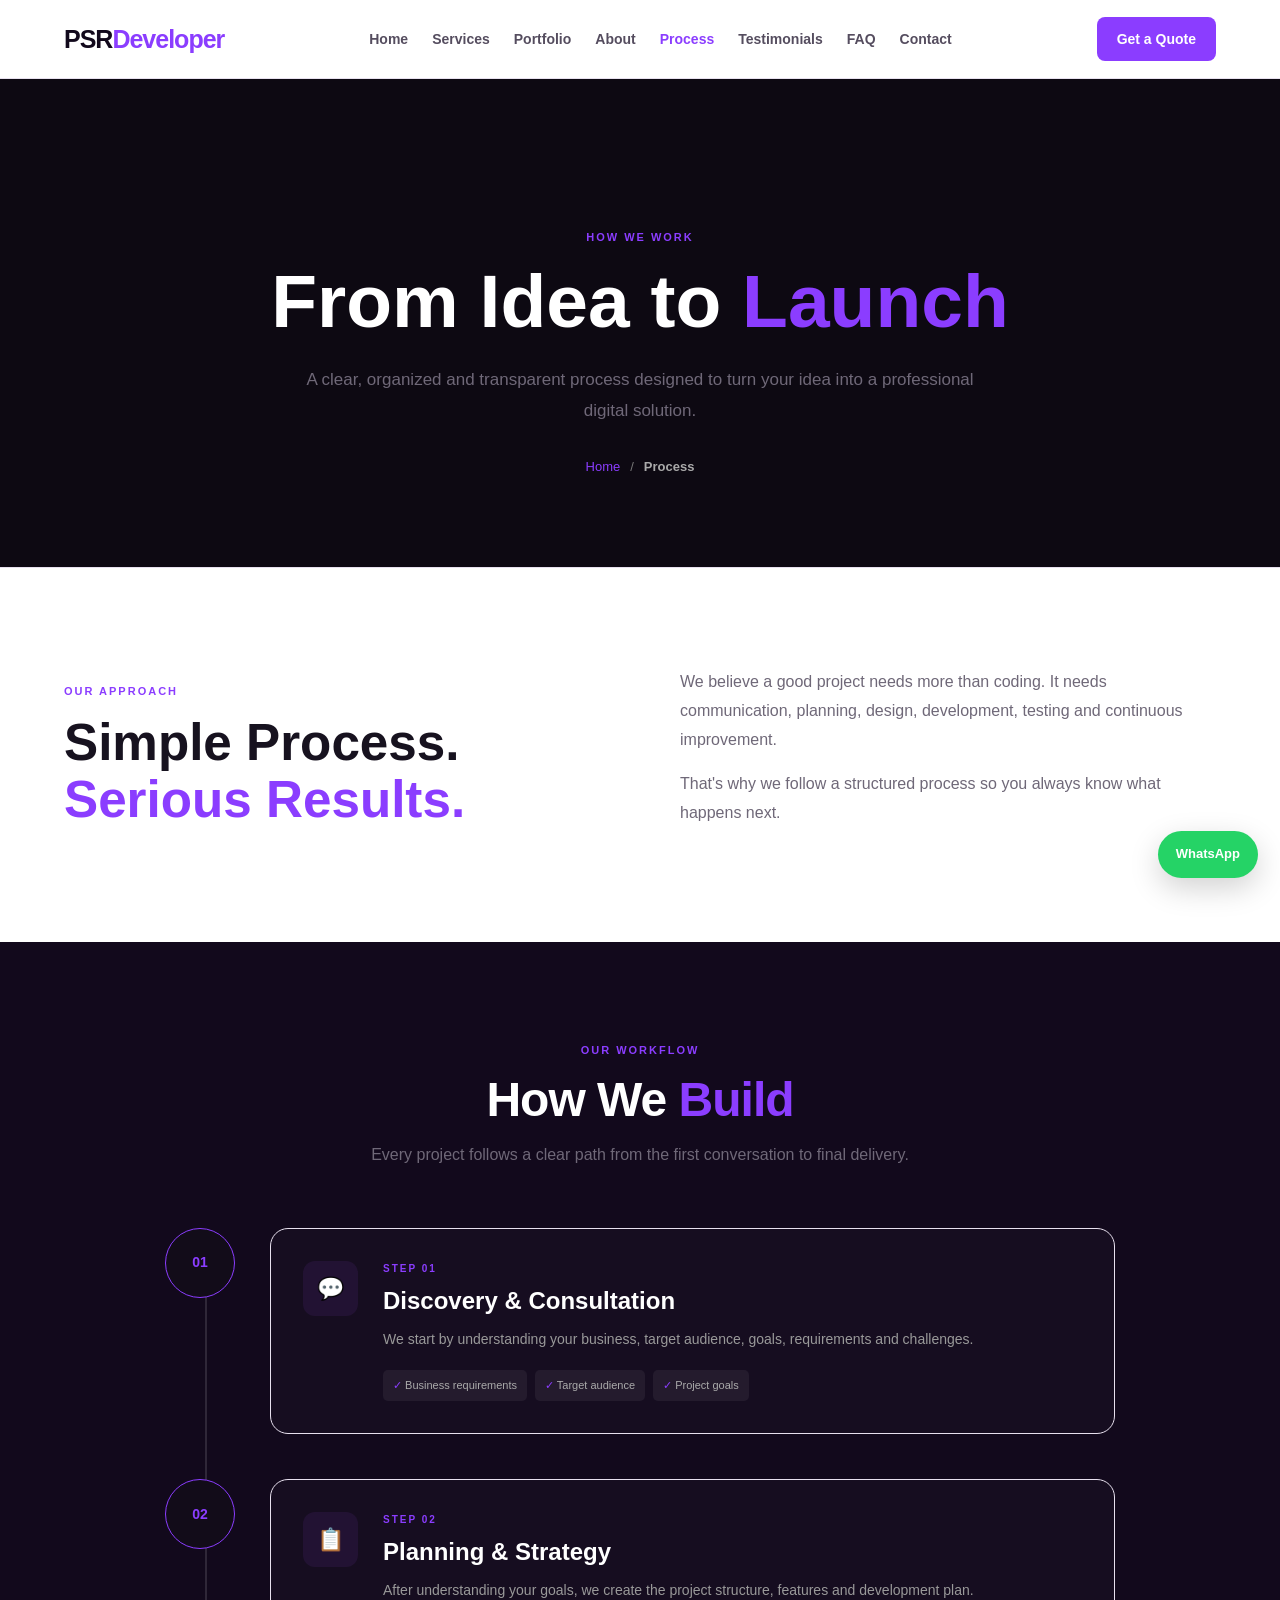
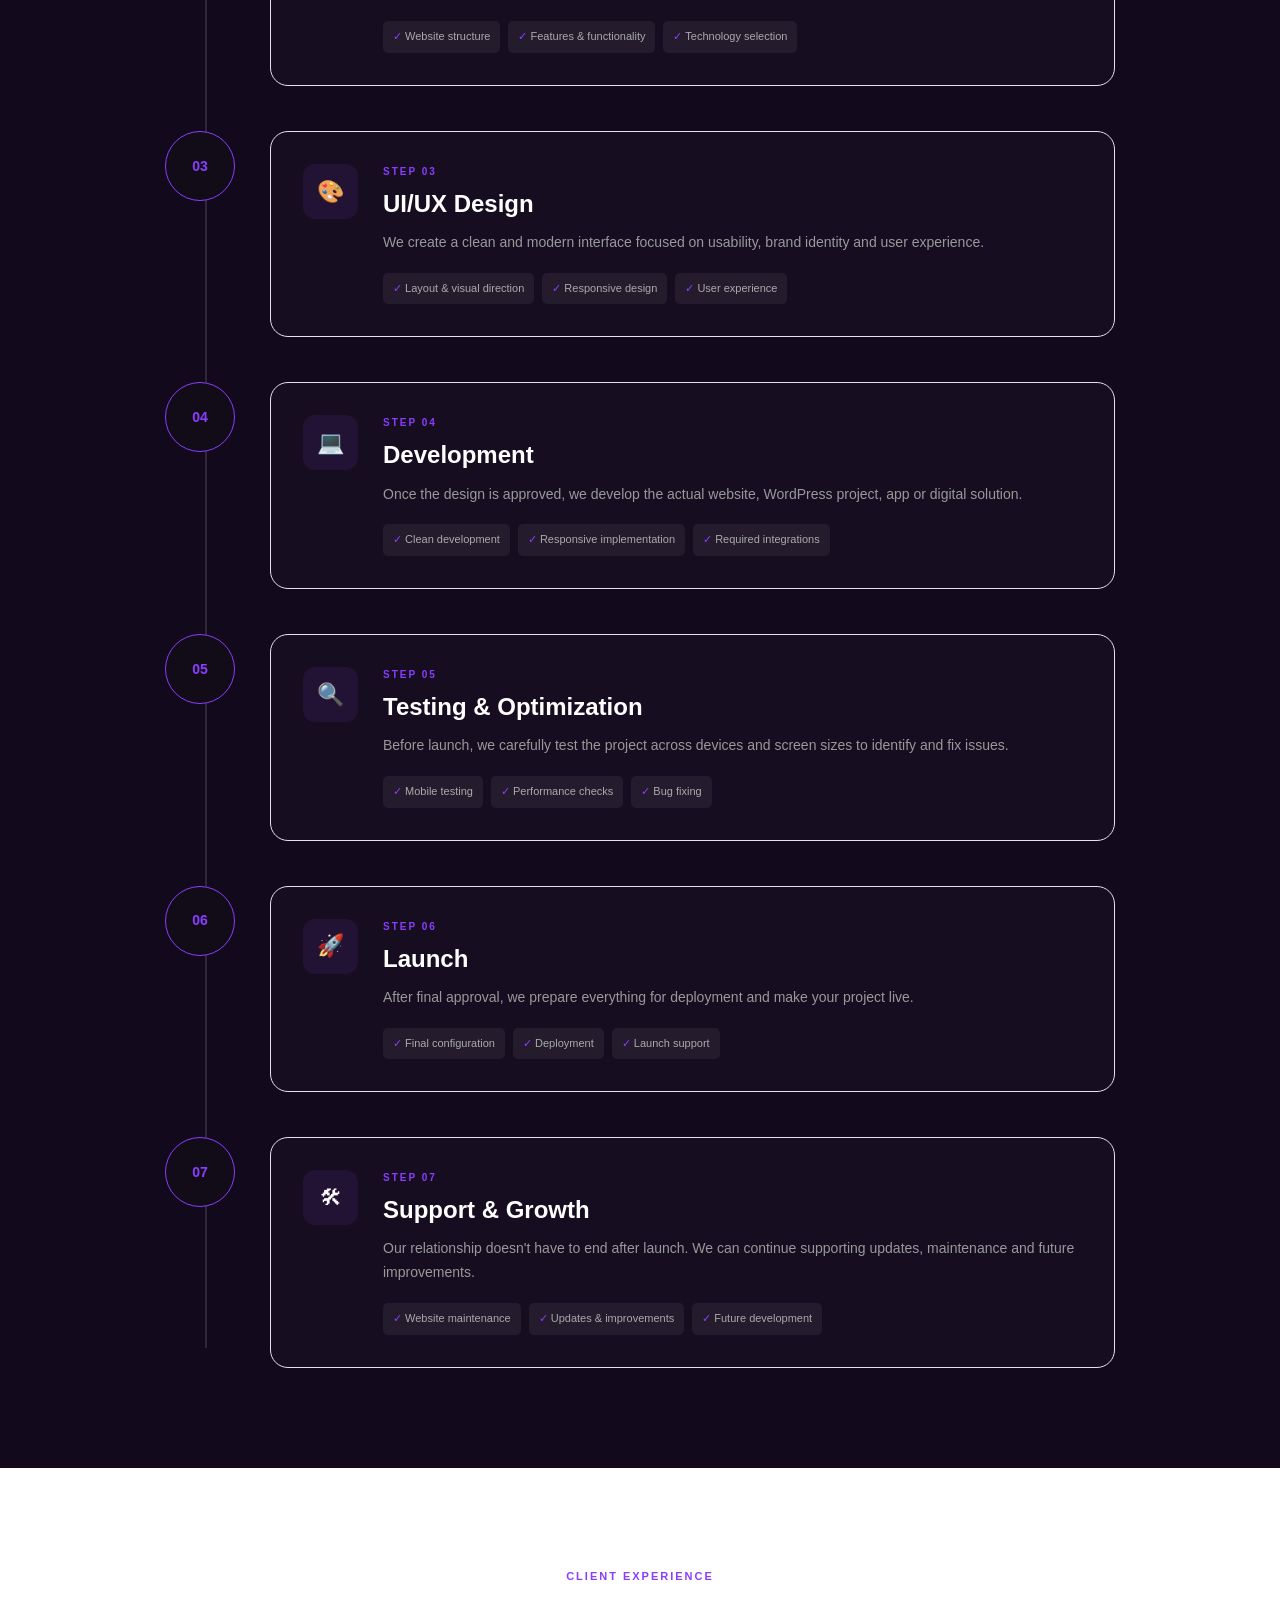
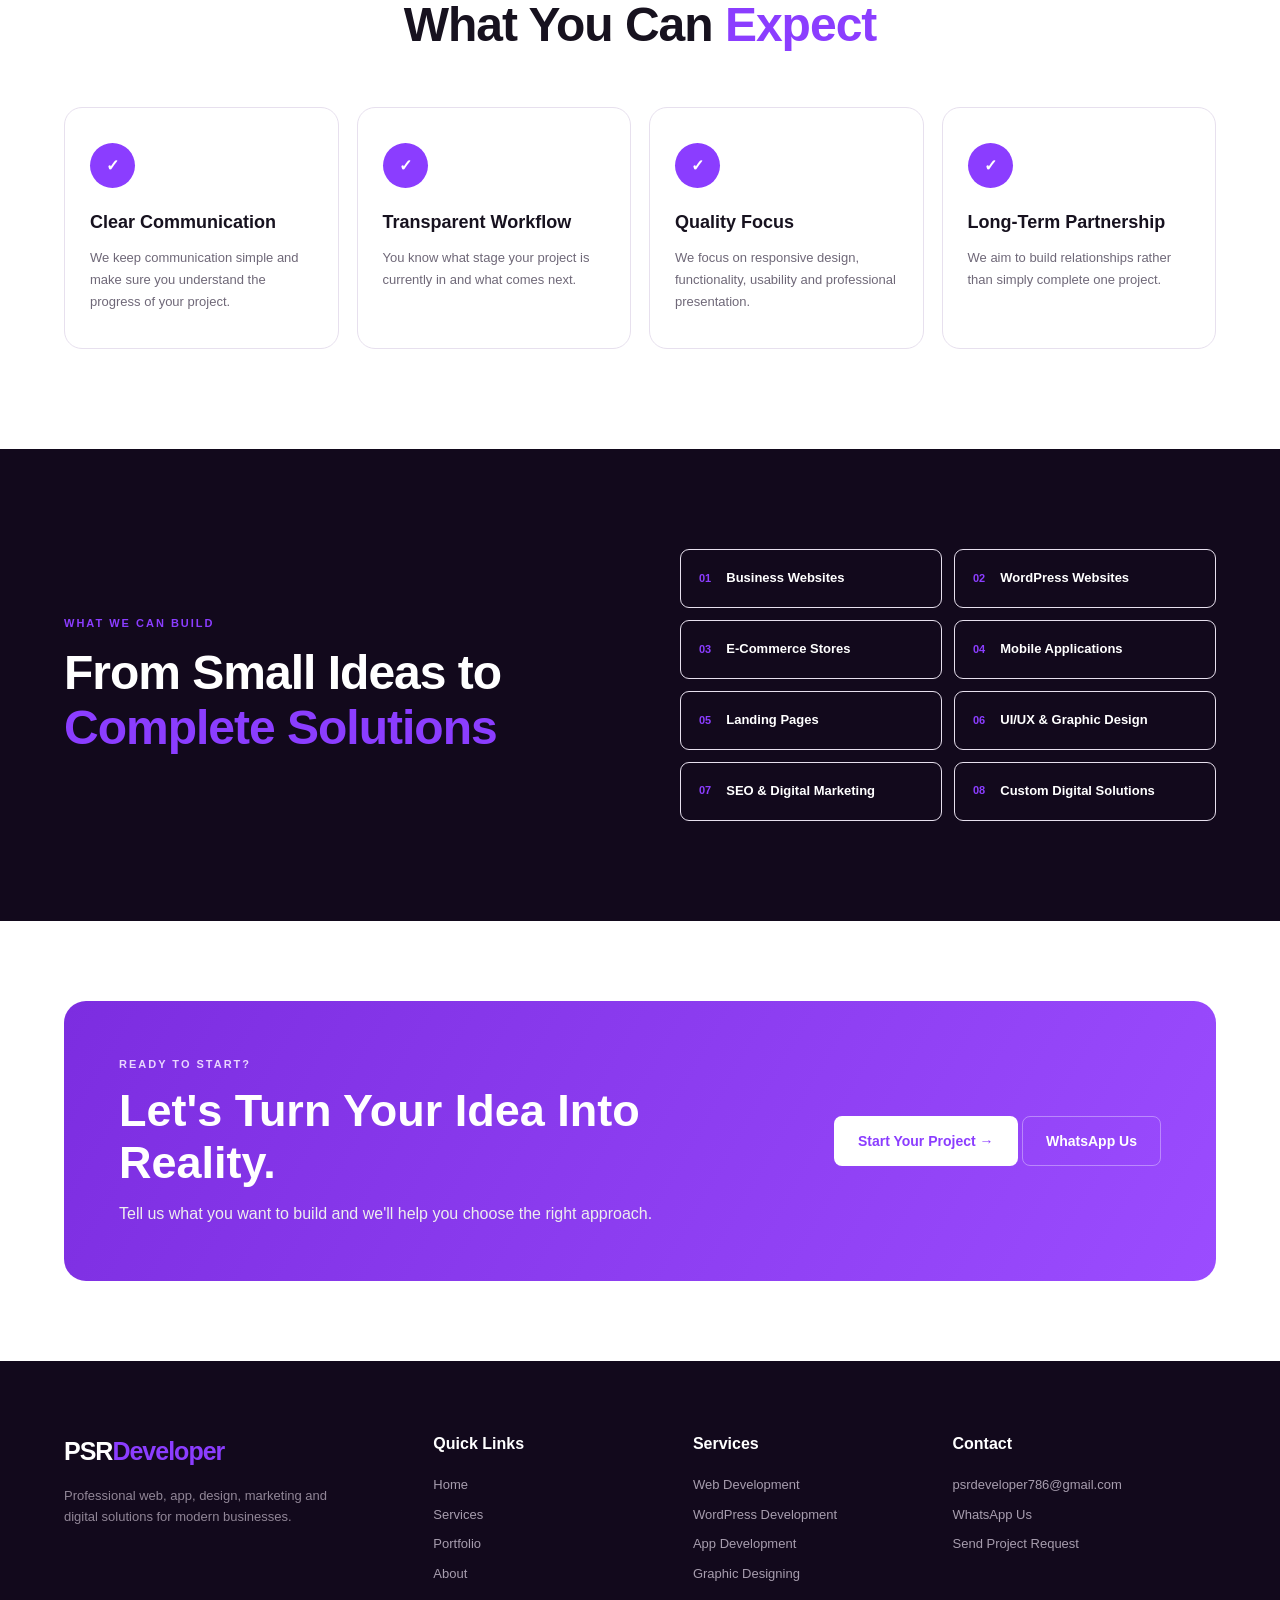
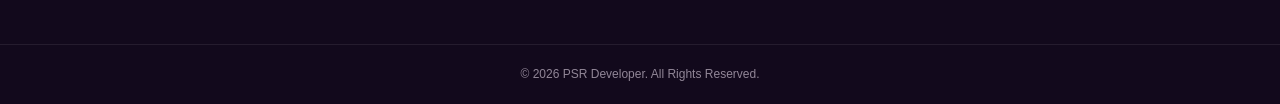
<file: process.html>
<!DOCTYPE html>
<html lang="en">

<head>

    <meta charset="UTF-8">

    <meta name="viewport"
          content="width=device-width, initial-scale=1.0">

    <meta name="description"
          content="Discover the professional project process at PSR Developer from consultation and planning to design, development, testing, launch and support.">

    <meta name="keywords"
          content="PSR Developer process, web development process, website development, WordPress development, app development">

    <title>Our Process | PSR Developer</title>

    <link rel="stylesheet"
          href="css/style.css">

</head>


<body>


<!-- =====================================================
     HEADER
===================================================== -->

<header class="header">

    <div class="container nav-container">

        <a href="index.html"
           class="logo">

            PSR<span>Developer</span>

        </a>


        <nav class="nav"
             id="nav">

            <a href="index.html">
                Home
            </a>

            <a href="services.html">
                Services
            </a>

            <a href="portfolio.html">
                Portfolio
            </a>

            <a href="about.html">
                About
            </a>

            <a href="process.html"
               class="active">

                Process

            </a>

            <a href="testimonials.html">
                Testimonials
            </a>

            <a href="faq.html">
                FAQ
            </a>

            <a href="contact.html">
                Contact
            </a>

        </nav>


        <a href="contact.html"
           class="nav-button">

            Get a Quote

        </a>


        <button class="menu-button"
                id="menuButton">

            ☰

        </button>

    </div>

</header>



<!-- =====================================================
     PAGE HERO
===================================================== -->

<section class="page-hero">

    <div class="container">

        <div class="eyebrow">
            HOW WE WORK
        </div>


        <h1 style="color: white;">

            From Idea to
            <span>Launch</span>

        </h1>


        <p>

            A clear, organized and transparent process
            designed to turn your idea into a professional
            digital solution.

        </p>


        <div class="breadcrumb">

            <a href="index.html">
                Home
            </a>

            <span>/</span>

            <strong>
                Process
            </strong>

        </div>

    </div>

</section>



<!-- =====================================================
     INTRO
===================================================== -->

<section class="section">

    <div class="container">


        <div class="process-intro">


            <div>

                <div class="eyebrow">
                    OUR APPROACH
                </div>


                <h2>

                    Simple Process.
                    <span>Serious Results.</span>

                </h2>

            </div>


            <div>

                <p>

                    We believe a good project needs more
                    than coding. It needs communication,
                    planning, design, development, testing
                    and continuous improvement.

                </p>


                <p>

                    That's why we follow a structured process
                    so you always know what happens next.

                </p>

            </div>

        </div>

    </div>

</section>



<!-- =====================================================
     PROCESS TIMELINE
===================================================== -->

<section class="section section-dark">

    <div class="container">


        <div class="section-heading center">

            <div class="eyebrow">
                OUR WORKFLOW
            </div>


            <h2>

                How We
                <span>Build</span>

            </h2>


            <p>

                Every project follows a clear path from
                the first conversation to final delivery.

            </p>

        </div>



        <div class="process-timeline">


            <!-- STEP 01 -->

            <div class="process-step">


                <div class="process-number">
                    01
                </div>


                <div class="process-line"></div>


                <div class="process-content">

                    <div class="process-icon">
                        💬
                    </div>


                    <div>

                        <div class="process-label">
                            STEP 01
                        </div>


                        <h3>
                            Discovery & Consultation
                        </h3>


                        <p>

                            We start by understanding your
                            business, target audience, goals,
                            requirements and challenges.

                        </p>


                        <ul>

                            <li>
                                Business requirements
                            </li>

                            <li>
                                Target audience
                            </li>

                            <li>
                                Project goals
                            </li>

                        </ul>

                    </div>

                </div>

            </div>



            <!-- STEP 02 -->

            <div class="process-step">


                <div class="process-number">
                    02
                </div>


                <div class="process-line"></div>


                <div class="process-content">

                    <div class="process-icon">
                        📋
                    </div>


                    <div>

                        <div class="process-label">
                            STEP 02
                        </div>


                        <h3>
                            Planning & Strategy
                        </h3>


                        <p>

                            After understanding your goals,
                            we create the project structure,
                            features and development plan.

                        </p>


                        <ul>

                            <li>
                                Website structure
                            </li>

                            <li>
                                Features & functionality
                            </li>

                            <li>
                                Technology selection
                            </li>

                        </ul>

                    </div>

                </div>

            </div>



            <!-- STEP 03 -->

            <div class="process-step">


                <div class="process-number">
                    03
                </div>


                <div class="process-line"></div>


                <div class="process-content">

                    <div class="process-icon">
                        🎨
                    </div>


                    <div>

                        <div class="process-label">
                            STEP 03
                        </div>


                        <h3>
                            UI/UX Design
                        </h3>


                        <p>

                            We create a clean and modern
                            interface focused on usability,
                            brand identity and user experience.

                        </p>


                        <ul>

                            <li>
                                Layout & visual direction
                            </li>

                            <li>
                                Responsive design
                            </li>

                            <li>
                                User experience
                            </li>

                        </ul>

                    </div>

                </div>

            </div>



            <!-- STEP 04 -->

            <div class="process-step">


                <div class="process-number">
                    04
                </div>


                <div class="process-line"></div>


                <div class="process-content">

                    <div class="process-icon">
                        💻
                    </div>


                    <div>

                        <div class="process-label">
                            STEP 04
                        </div>


                        <h3>
                            Development
                        </h3>


                        <p>

                            Once the design is approved,
                            we develop the actual website,
                            WordPress project, app or digital
                            solution.

                        </p>


                        <ul>

                            <li>
                                Clean development
                            </li>

                            <li>
                                Responsive implementation
                            </li>

                            <li>
                                Required integrations
                            </li>

                        </ul>

                    </div>

                </div>

            </div>



            <!-- STEP 05 -->

            <div class="process-step">


                <div class="process-number">
                    05
                </div>


                <div class="process-line"></div>


                <div class="process-content">

                    <div class="process-icon">
                        🔍
                    </div>


                    <div>

                        <div class="process-label">
                            STEP 05
                        </div>


                        <h3>
                            Testing & Optimization
                        </h3>


                        <p>

                            Before launch, we carefully test
                            the project across devices and
                            screen sizes to identify and fix
                            issues.

                        </p>


                        <ul>

                            <li>
                                Mobile testing
                            </li>

                            <li>
                                Performance checks
                            </li>

                            <li>
                                Bug fixing
                            </li>

                        </ul>

                    </div>

                </div>

            </div>



            <!-- STEP 06 -->

            <div class="process-step">


                <div class="process-number">
                    06
                </div>


                <div class="process-line"></div>


                <div class="process-content">

                    <div class="process-icon">
                        🚀
                    </div>


                    <div>

                        <div class="process-label">
                            STEP 06
                        </div>


                        <h3>
                            Launch
                        </h3>


                        <p>

                            After final approval, we prepare
                            everything for deployment and
                            make your project live.

                        </p>


                        <ul>

                            <li>
                                Final configuration
                            </li>

                            <li>
                                Deployment
                            </li>

                            <li>
                                Launch support
                            </li>

                        </ul>

                    </div>

                </div>

            </div>



            <!-- STEP 07 -->

            <div class="process-step last-step">


                <div class="process-number">
                    07
                </div>


                <div class="process-content">

                    <div class="process-icon">
                        🛠
                    </div>


                    <div>

                        <div class="process-label">
                            STEP 07
                        </div>


                        <h3>
                            Support & Growth
                        </h3>


                        <p>

                            Our relationship doesn't have to
                            end after launch. We can continue
                            supporting updates, maintenance
                            and future improvements.

                        </p>


                        <ul>

                            <li>
                                Website maintenance
                            </li>

                            <li>
                                Updates & improvements
                            </li>

                            <li>
                                Future development
                            </li>

                        </ul>

                    </div>

                </div>

            </div>


        </div>

    </div>

</section>



<!-- =====================================================
     CLIENT COMMUNICATION
===================================================== -->

<section class="section">

    <div class="container">


        <div class="section-heading center">

            <div class="eyebrow">
                CLIENT EXPERIENCE
            </div>


            <h2>

                What You Can
                <span>Expect</span>

            </h2>

        </div>



        <div class="expect-grid">


            <div class="expect-card">

                <div class="expect-icon">
                    ✓
                </div>


                <h3>
                    Clear Communication
                </h3>


                <p>

                    We keep communication simple and
                    make sure you understand the progress
                    of your project.

                </p>

            </div>



            <div class="expect-card">

                <div class="expect-icon">
                    ✓
                </div>


                <h3>
                    Transparent Workflow
                </h3>


                <p>

                    You know what stage your project is
                    currently in and what comes next.

                </p>

            </div>



            <div class="expect-card">

                <div class="expect-icon">
                    ✓
                </div>


                <h3>
                    Quality Focus
                </h3>


                <p>

                    We focus on responsive design,
                    functionality, usability and
                    professional presentation.

                </p>

            </div>



            <div class="expect-card">

                <div class="expect-icon">
                    ✓
                </div>


                <h3>
                    Long-Term Partnership
                </h3>


                <p>

                    We aim to build relationships rather
                    than simply complete one project.

                </p>

            </div>


        </div>

    </div>

</section>



<!-- =====================================================
     PROJECT TYPES
===================================================== -->

<section class="section section-dark">

    <div class="container">


        <div class="two-column">


            <div class="section-heading left">

                <div class="eyebrow">
                    WHAT WE CAN BUILD
                </div>


                <h2>

                    From Small Ideas
                    to <span>Complete Solutions</span>

                </h2>

            </div>


            <div class="build-list">


                <div class="build-item">

                    <span>
                        01
                    </span>

                    <strong>
                        Business Websites
                    </strong>

                </div>


                <div class="build-item">

                    <span>
                        02
                    </span>

                    <strong>
                        WordPress Websites
                    </strong>

                </div>


                <div class="build-item">

                    <span>
                        03
                    </span>

                    <strong>
                        E-Commerce Stores
                    </strong>

                </div>


                <div class="build-item">

                    <span>
                        04
                    </span>

                    <strong>
                        Mobile Applications
                    </strong>

                </div>


                <div class="build-item">

                    <span>
                        05
                    </span>

                    <strong>
                        Landing Pages
                    </strong>

                </div>


                <div class="build-item">

                    <span>
                        06
                    </span>

                    <strong>
                        UI/UX & Graphic Design
                    </strong>

                </div>


                <div class="build-item">

                    <span>
                        07
                    </span>

                    <strong>
                        SEO & Digital Marketing
                    </strong>

                </div>


                <div class="build-item">

                    <span>
                        08
                    </span>

                    <strong>
                        Custom Digital Solutions
                    </strong>

                </div>


            </div>

        </div>

    </div>

</section>



<!-- =====================================================
     CTA
===================================================== -->

<section class="cta-section">

    <div class="container">


        <div class="cta-box">

            <div>

                <div class="eyebrow">
                    READY TO START?
                </div>


                <h2>

                    Let's Turn Your
                    <span>Idea Into Reality.</span>

                </h2>


                <p>

                    Tell us what you want to build
                    and we'll help you choose the
                    right approach.

                </p>

            </div>


            <div class="cta-buttons">

                <a href="contact.html"
                   class="btn btn-white">

                    Start Your Project →

                </a>


                <a href="https://wa.me/923337044053"
                   target="_blank"
                   class="btn btn-outline-white">

                    WhatsApp Us

                </a>

            </div>

        </div>

    </div>

</section>



<!-- =====================================================
     FOOTER
===================================================== -->

<footer class="footer">

    <div class="container footer-grid">


        <div>

            <a href="index.html"
               class="logo">

                PSR<span>Developer</span>

            </a>


            <p>

                Professional web, app, design,
                marketing and digital solutions
                for modern businesses.

            </p>

        </div>



        <div>

            <h4>
                Quick Links
            </h4>

            <a href="index.html">
                Home
            </a>

            <a href="services.html">
                Services
            </a>

            <a href="portfolio.html">
                Portfolio
            </a>

            <a href="about.html">
                About
            </a>

        </div>



        <div>

            <h4>
                Services
            </h4>

            <a href="services.html">
                Web Development
            </a>

            <a href="services.html">
                WordPress Development
            </a>

            <a href="services.html">
                App Development
            </a>

            <a href="services.html">
                Graphic Designing
            </a>

        </div>



        <div>

            <h4>
                Contact
            </h4>

            <a href="mailto:psrdeveloper786@gmail.com">
                psrdeveloper786@gmail.com
            </a>

            <a href="https://wa.me/923337044053"
               target="_blank">

                WhatsApp Us

            </a>

            <a href="contact.html">
                Send Project Request
            </a>

        </div>

    </div>


    <div class="footer-bottom">

        <div class="container">

            <p>

                © <span id="year"></span>
                PSR Developer.
                All Rights Reserved.

            </p>

        </div>

    </div>

</footer>



<a href="https://wa.me/923337044053"
   target="_blank"
   class="whatsapp-button">

    WhatsApp

</a>



<script src="js/main.js"></script>

</body>

</html>
</file>
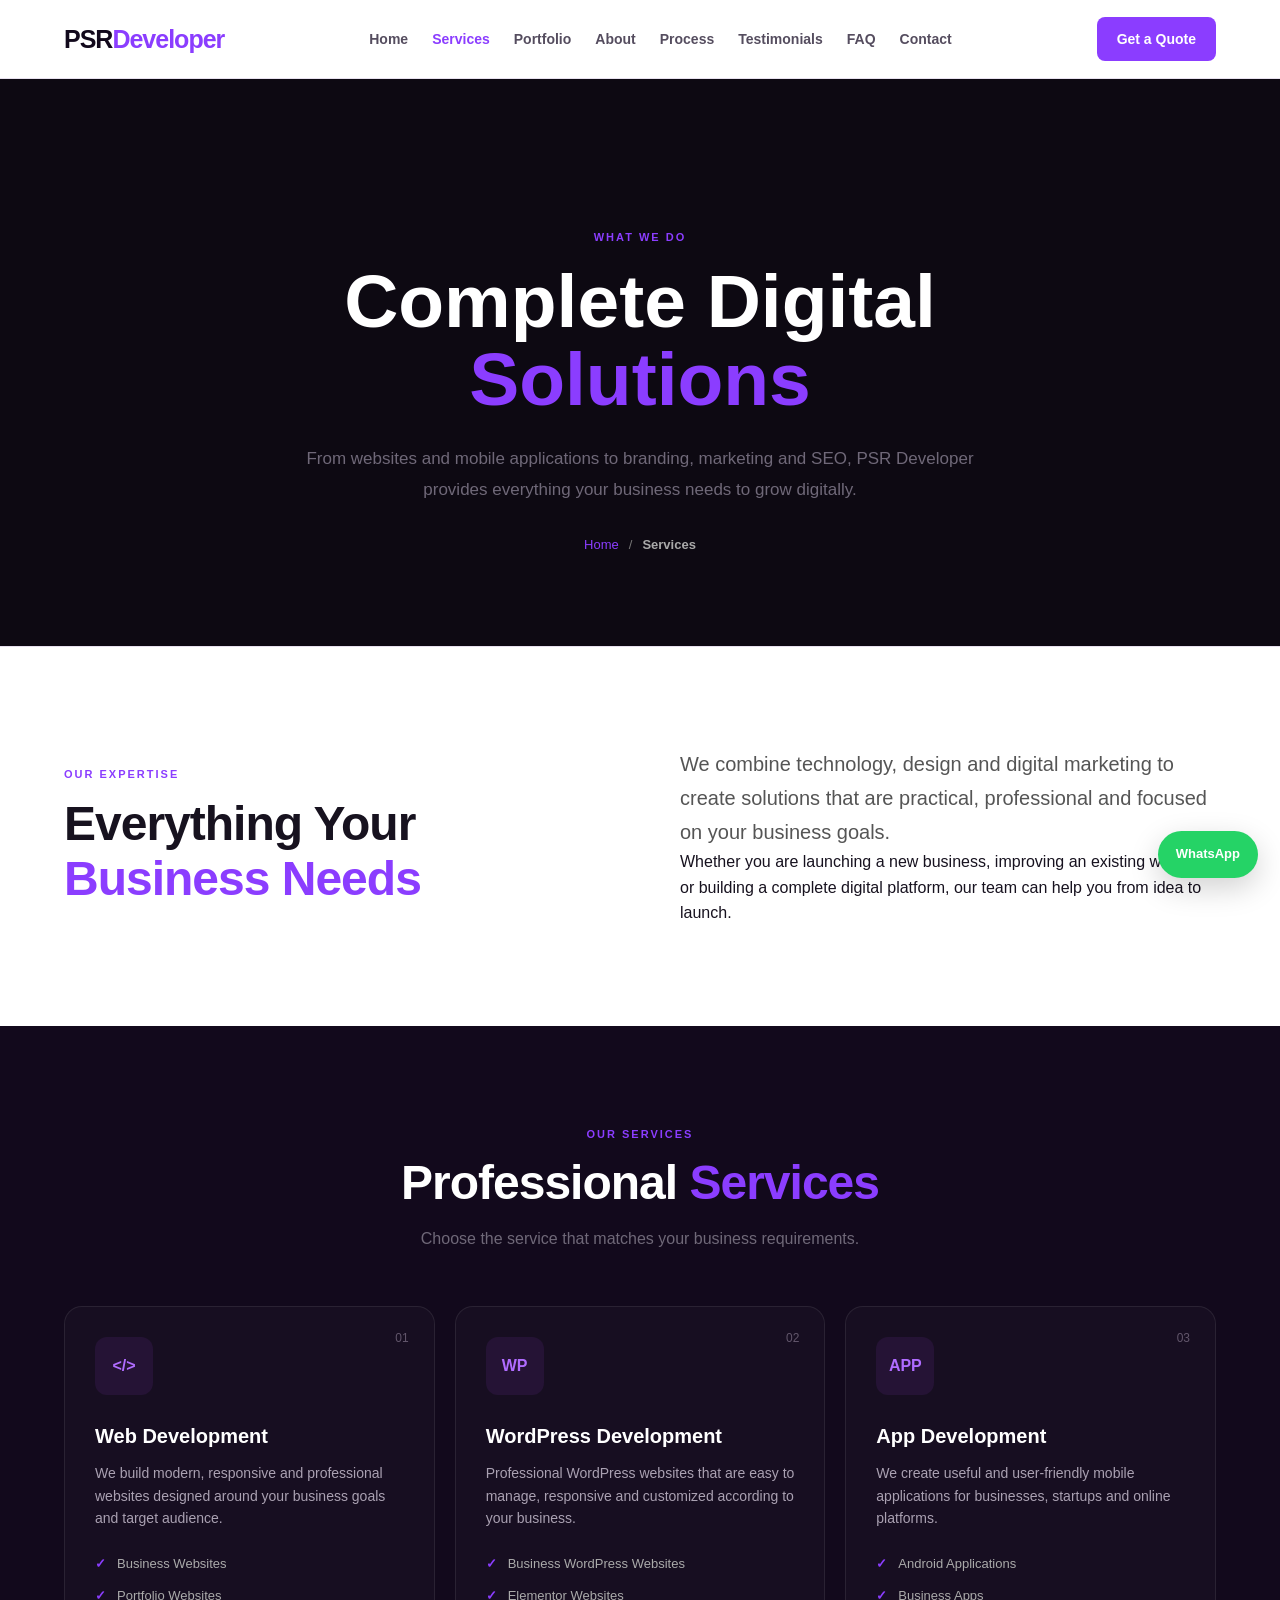
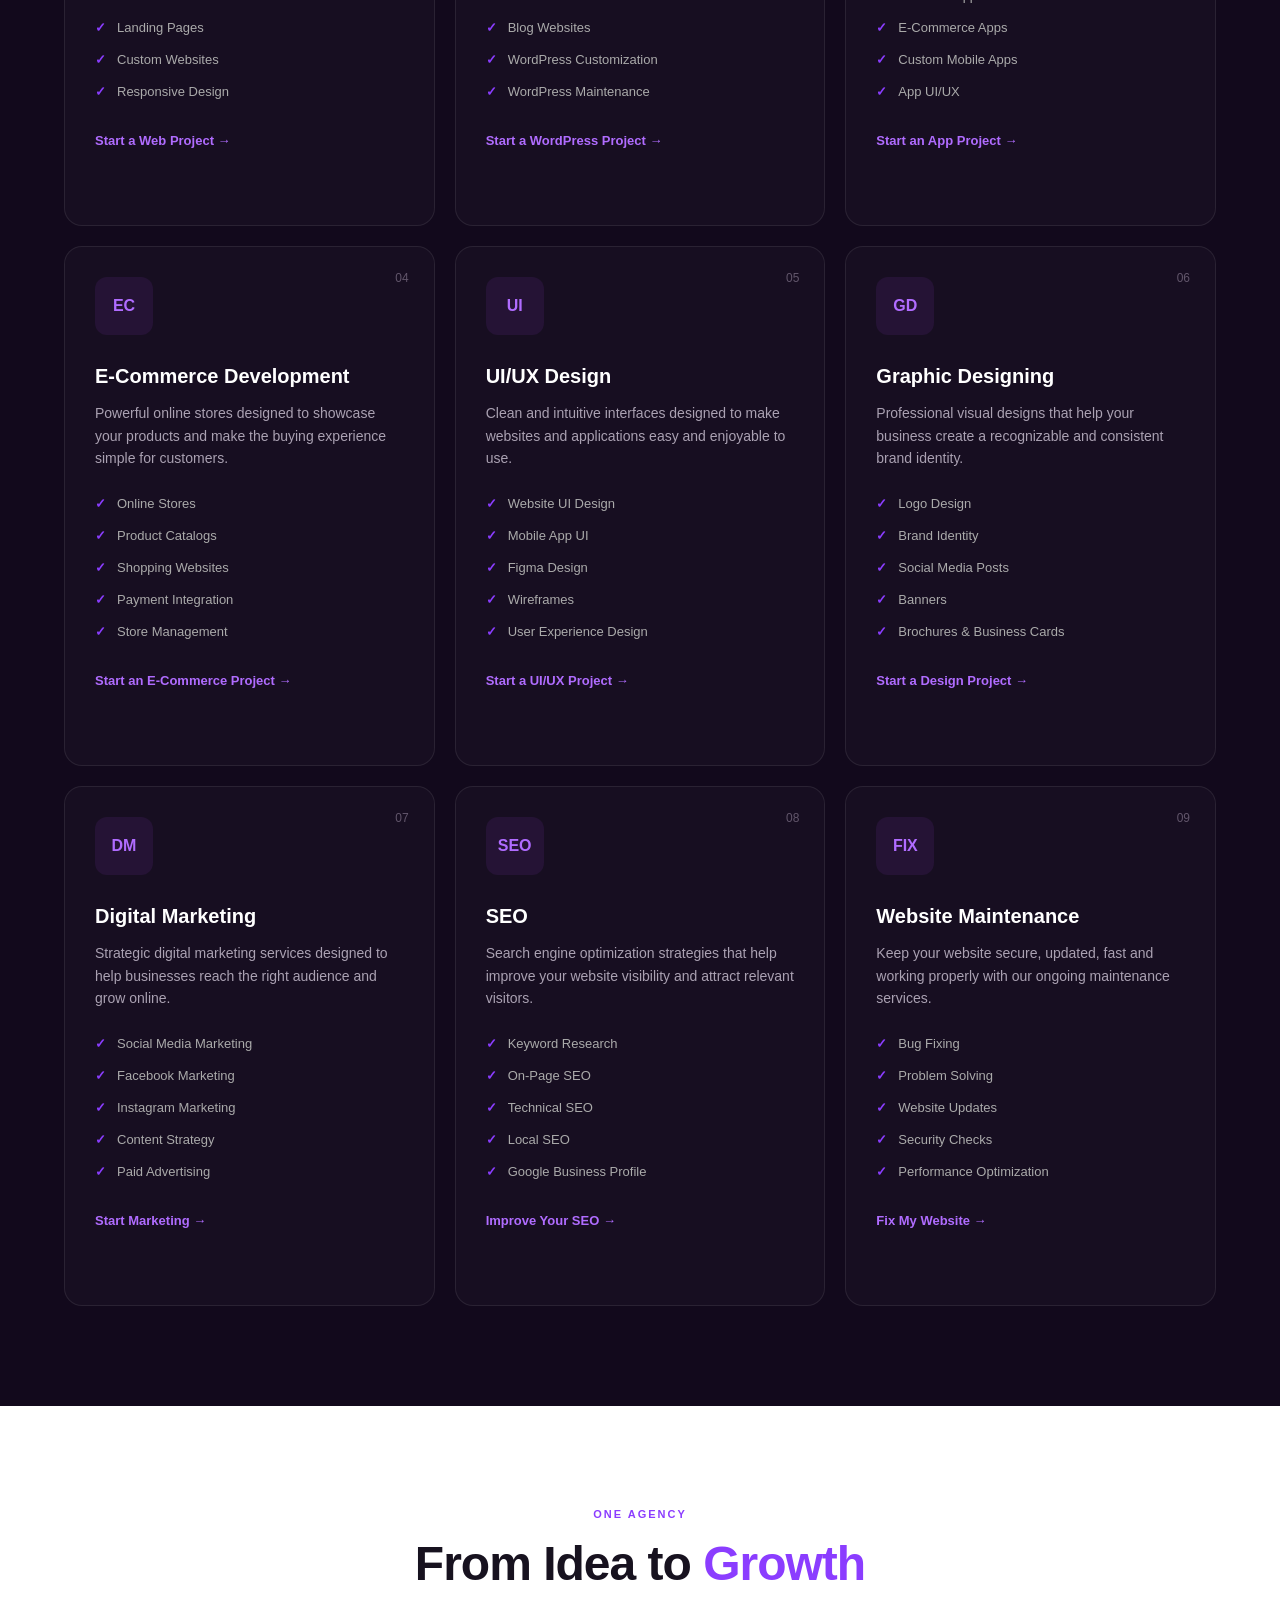
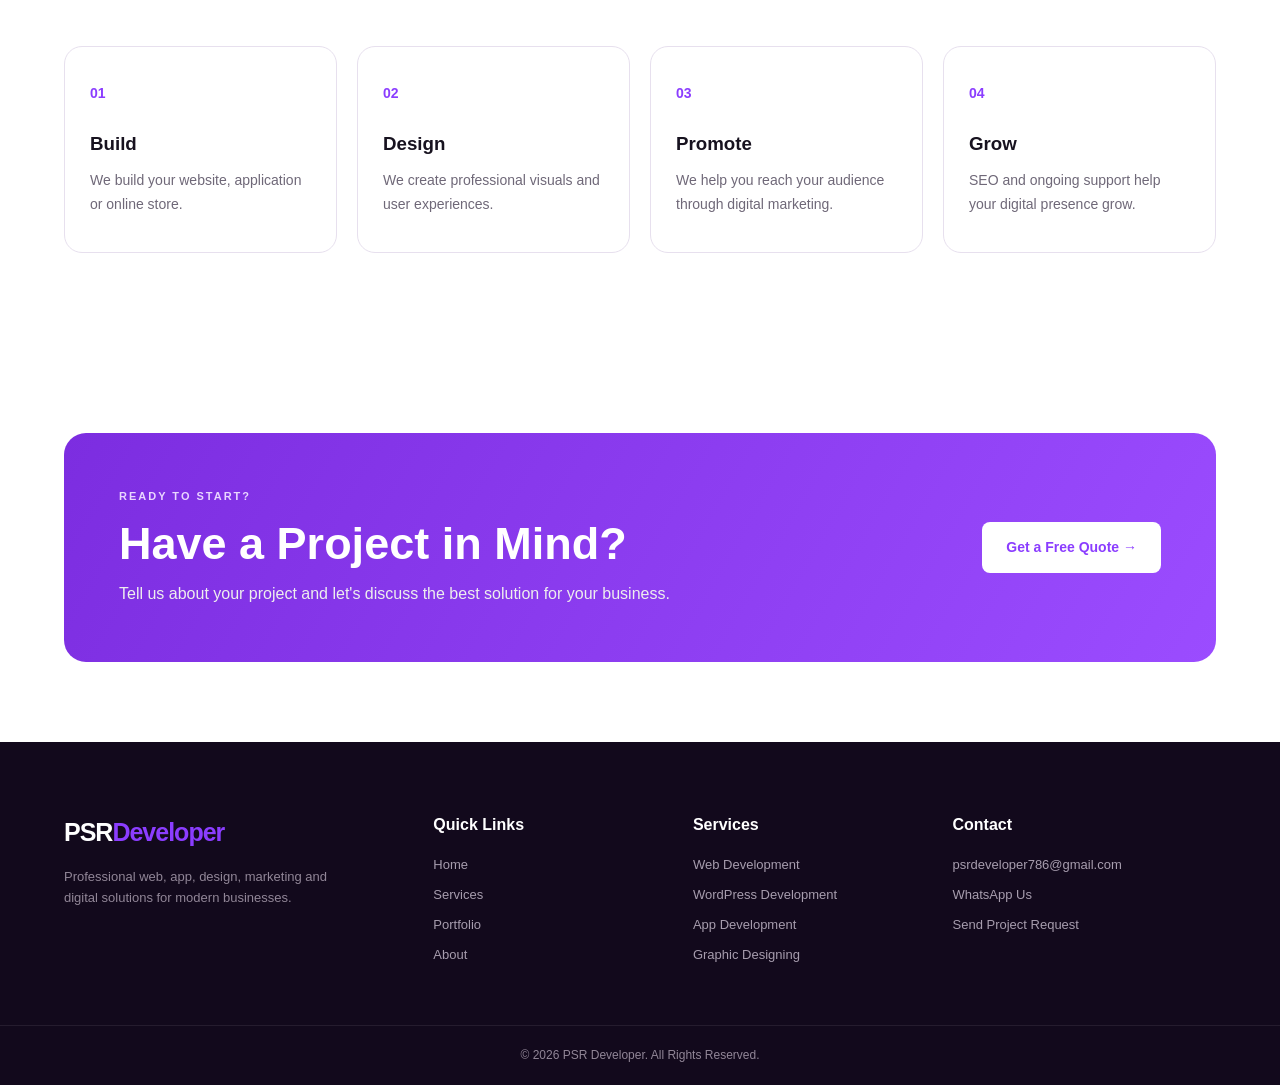
<file: services.html>
<!DOCTYPE html>
<html lang="en">

<head>

    <meta charset="UTF-8">

    <meta name="viewport" content="width=device-width, initial-scale=1.0">

    <meta name="description"
        content="Explore PSR Developer's professional web development, WordPress, app development, e-commerce, UI/UX, graphic design, digital marketing, SEO and website maintenance services.">

    <meta name="keywords"
        content="Web Development, WordPress Development, App Development, E-Commerce, UI UX, Graphic Designing, Digital Marketing, SEO, Website Maintenance">

    <title>Services | PSR Developer</title>

    <link rel="stylesheet" href="css/style.css">

</head>


<body>


<!-- =====================================================
     HEADER
===================================================== -->

<header class="header">

    <div class="container nav-container">

        <a href="index.html" class="logo">
            PSR<span>Developer</span>
        </a>


        <nav class="nav" id="nav">

            <a href="index.html">
                Home
            </a>

            <a href="services.html" class="active">
                Services
            </a>

            <a href="portfolio.html">
                Portfolio
            </a>

            <a href="about.html">
                About
            </a>

            <a href="process.html">
                Process
            </a>

            <a href="testimonials.html">
                Testimonials
            </a>

            <a href="faq.html">
                FAQ
            </a>

            <a href="contact.html">
                Contact
            </a>

        </nav>


        <a href="contact.html" class="nav-button">
            Get a Quote
        </a>


        <button class="menu-button" id="menuButton">
            ☰
        </button>

    </div>

</header>



<!-- =====================================================
     PAGE HERO
===================================================== -->

<section class="page-hero">

    <div class="container">

        <div class="eyebrow">
            WHAT WE DO
        </div>


        <h1 style="color: #ffffff;">

            Complete Digital
            <span>Solutions</span>

        </h1>


        <p>

            From websites and mobile applications to
            branding, marketing and SEO, PSR Developer
            provides everything your business needs
            to grow digitally.

        </p>


        <div class="breadcrumb">

            <a href="index.html">
                Home
            </a>

            <span>
                /
            </span>

            <strong>
                Services
            </strong>

        </div>

    </div>

</section>



<!-- =====================================================
     SERVICES INTRO
===================================================== -->

<section class="section">

    <div class="container">

        <div class="two-column">

            <div class="section-heading left">

                <div class="eyebrow">
                    OUR EXPERTISE
                </div>


                <h2>

                    Everything Your
                    <span>Business Needs</span>

                </h2>

            </div>


            <div>

                <p class="large-text">

                    We combine technology, design and
                    digital marketing to create solutions
                    that are practical, professional and
                    focused on your business goals.

                </p>


                <p>

                    Whether you are launching a new business,
                    improving an existing website or building
                    a complete digital platform, our team can
                    help you from idea to launch.

                </p>

            </div>

        </div>

    </div>

</section>



<!-- =====================================================
     SERVICES GRID
===================================================== -->

<section class="section section-dark">

    <div class="container">


        <div class="section-heading center">

            <div class="eyebrow">
                OUR SERVICES
            </div>


            <h2>

                Professional
                <span>Services</span>

            </h2>


            <p>

                Choose the service that matches
                your business requirements.

            </p>

        </div>



        <div class="service-grid">


            <!-- SERVICE 01 -->

            <article class="service-card service-large">

                <div class="service-number">
                    01
                </div>


                <div class="service-icon">
                    &lt;/&gt;
                </div>


                <h3>
                    Web Development
                </h3>


                <p>

                    We build modern, responsive and
                    professional websites designed around
                    your business goals and target audience.

                </p>


                <ul class="service-list">

                    <li>
                        Business Websites
                    </li>

                    <li>
                        Portfolio Websites
                    </li>

                    <li>
                        Landing Pages
                    </li>

                    <li>
                        Custom Websites
                    </li>

                    <li>
                        Responsive Design
                    </li>

                </ul>


                <a href="contact.html">
                    Start a Web Project →
                </a>

            </article>



            <!-- SERVICE 02 -->

            <article class="service-card service-large">

                <div class="service-number">
                    02
                </div>


                <div class="service-icon">
                    WP
                </div>


                <h3>
                    WordPress Development
                </h3>


                <p>

                    Professional WordPress websites that
                    are easy to manage, responsive and
                    customized according to your business.

                </p>


                <ul class="service-list">

                    <li>
                        Business WordPress Websites
                    </li>

                    <li>
                        Elementor Websites
                    </li>

                    <li>
                        Blog Websites
                    </li>

                    <li>
                        WordPress Customization
                    </li>

                    <li>
                        WordPress Maintenance
                    </li>

                </ul>


                <a href="contact.html">
                    Start a WordPress Project →
                </a>

            </article>



            <!-- SERVICE 03 -->

            <article class="service-card service-large">

                <div class="service-number">
                    03
                </div>


                <div class="service-icon">
                    APP
                </div>


                <h3>
                    App Development
                </h3>


                <p>

                    We create useful and user-friendly
                    mobile applications for businesses,
                    startups and online platforms.

                </p>


                <ul class="service-list">

                    <li>
                        Android Applications
                    </li>

                    <li>
                        Business Apps
                    </li>

                    <li>
                        E-Commerce Apps
                    </li>

                    <li>
                        Custom Mobile Apps
                    </li>

                    <li>
                        App UI/UX
                    </li>

                </ul>


                <a href="contact.html">
                    Start an App Project →
                </a>

            </article>



            <!-- SERVICE 04 -->

            <article class="service-card service-large">

                <div class="service-number">
                    04
                </div>


                <div class="service-icon">
                    EC
                </div>


                <h3>
                    E-Commerce Development
                </h3>


                <p>

                    Powerful online stores designed to
                    showcase your products and make the
                    buying experience simple for customers.

                </p>


                <ul class="service-list">

                    <li>
                        Online Stores
                    </li>

                    <li>
                        Product Catalogs
                    </li>

                    <li>
                        Shopping Websites
                    </li>

                    <li>
                        Payment Integration
                    </li>

                    <li>
                        Store Management
                    </li>

                </ul>


                <a href="contact.html">
                    Start an E-Commerce Project →
                </a>

            </article>



            <!-- SERVICE 05 -->

            <article class="service-card service-large">

                <div class="service-number">
                    05
                </div>


                <div class="service-icon">
                    UI
                </div>


                <h3>
                    UI/UX Design
                </h3>


                <p>

                    Clean and intuitive interfaces designed
                    to make websites and applications easy
                    and enjoyable to use.

                </p>


                <ul class="service-list">

                    <li>
                        Website UI Design
                    </li>

                    <li>
                        Mobile App UI
                    </li>

                    <li>
                        Figma Design
                    </li>

                    <li>
                        Wireframes
                    </li>

                    <li>
                        User Experience Design
                    </li>

                </ul>


                <a href="contact.html">
                    Start a UI/UX Project →
                </a>

            </article>



            <!-- SERVICE 06 -->

            <article class="service-card service-large">

                <div class="service-number">
                    06
                </div>


                <div class="service-icon">
                    GD
                </div>


                <h3>
                    Graphic Designing
                </h3>


                <p>

                    Professional visual designs that help
                    your business create a recognizable
                    and consistent brand identity.

                </p>


                <ul class="service-list">

                    <li>
                        Logo Design
                    </li>

                    <li>
                        Brand Identity
                    </li>

                    <li>
                        Social Media Posts
                    </li>

                    <li>
                        Banners
                    </li>

                    <li>
                        Brochures & Business Cards
                    </li>

                </ul>


                <a href="contact.html">
                    Start a Design Project →
                </a>

            </article>



            <!-- SERVICE 07 -->

            <article class="service-card service-large">

                <div class="service-number">
                    07
                </div>


                <div class="service-icon">
                    DM
                </div>


                <h3>
                    Digital Marketing
                </h3>


                <p>

                    Strategic digital marketing services
                    designed to help businesses reach the
                    right audience and grow online.

                </p>


                <ul class="service-list">

                    <li>
                        Social Media Marketing
                    </li>

                    <li>
                        Facebook Marketing
                    </li>

                    <li>
                        Instagram Marketing
                    </li>

                    <li>
                        Content Strategy
                    </li>

                    <li>
                        Paid Advertising
                    </li>

                </ul>


                <a href="contact.html">
                    Start Marketing →
                </a>

            </article>



            <!-- SERVICE 08 -->

            <article class="service-card service-large">

                <div class="service-number">
                    08
                </div>


                <div class="service-icon">
                    SEO
                </div>


                <h3>
                    SEO
                </h3>


                <p>

                    Search engine optimization strategies
                    that help improve your website visibility
                    and attract relevant visitors.

                </p>


                <ul class="service-list">

                    <li>
                        Keyword Research
                    </li>

                    <li>
                        On-Page SEO
                    </li>

                    <li>
                        Technical SEO
                    </li>

                    <li>
                        Local SEO
                    </li>

                    <li>
                        Google Business Profile
                    </li>

                </ul>


                <a href="contact.html">
                    Improve Your SEO →
                </a>

            </article>



            <!-- SERVICE 09 -->

            <article class="service-card service-large">

                <div class="service-number">
                    09
                </div>


                <div class="service-icon">
                    FIX
                </div>


                <h3>
                    Website Maintenance
                </h3>


                <p>

                    Keep your website secure, updated,
                    fast and working properly with our
                    ongoing maintenance services.

                </p>


                <ul class="service-list">

                    <li>
                        Bug Fixing
                    </li>

                    <li>
                        Problem Solving
                    </li>

                    <li>
                        Website Updates
                    </li>

                    <li>
                        Security Checks
                    </li>

                    <li>
                        Performance Optimization
                    </li>

                </ul>


                <a href="contact.html">
                    Fix My Website →
                </a>

            </article>


        </div>

    </div>

</section>



<!-- =====================================================
     HOW WE HELP
===================================================== -->

<section class="section">

    <div class="container">


        <div class="section-heading center">

            <div class="eyebrow">
                ONE AGENCY
            </div>


            <h2>

                From Idea to
                <span>Growth</span>

            </h2>

        </div>



        <div class="help-grid">


            <div class="help-card">

                <span>
                    01
                </span>

                <h3>
                    Build
                </h3>

                <p>

                    We build your website,
                    application or online store.

                </p>

            </div>


            <div class="help-card">

                <span>
                    02
                </span>

                <h3>
                    Design
                </h3>

                <p>

                    We create professional visuals
                    and user experiences.

                </p>

            </div>


            <div class="help-card">

                <span>
                    03
                </span>

                <h3>
                    Promote
                </h3>

                <p>

                    We help you reach your audience
                    through digital marketing.

                </p>

            </div>


            <div class="help-card">

                <span>
                    04
                </span>

                <h3>
                    Grow
                </h3>

                <p>

                    SEO and ongoing support help
                    your digital presence grow.

                </p>

            </div>

        </div>

    </div>

</section>



<!-- =====================================================
     CTA
===================================================== -->

<section class="cta-section">

    <div class="container">

        <div class="cta-box">

            <div>

                <div class="eyebrow">
                    READY TO START?
                </div>


                <h2>

                    Have a Project
                    <span>in Mind?</span>

                </h2>


                <p>

                    Tell us about your project and
                    let's discuss the best solution
                    for your business.

                </p>

            </div>


            <a href="contact.html"
               class="btn btn-white">

                Get a Free Quote →

            </a>

        </div>

    </div>

</section>



<!-- =====================================================
     FOOTER
===================================================== -->

<footer class="footer">

    <div class="container footer-grid">


        <div>

            <a href="index.html"
               class="logo">

                PSR<span>Developer</span>

            </a>


            <p>

                Professional web, app, design,
                marketing and digital solutions
                for modern businesses.

            </p>

        </div>



        <div>

            <h4>
                Quick Links
            </h4>

            <a href="index.html">
                Home
            </a>

            <a href="services.html">
                Services
            </a>

            <a href="portfolio.html">
                Portfolio
            </a>

            <a href="about.html">
                About
            </a>

        </div>



        <div>

            <h4>
                Services
            </h4>

            <a href="services.html">
                Web Development
            </a>

            <a href="services.html">
                WordPress Development
            </a>

            <a href="services.html">
                App Development
            </a>

            <a href="services.html">
                Graphic Designing
            </a>

        </div>



        <div>

            <h4>
                Contact
            </h4>

            <a href="mailto:psrdeveloper786@gmail.com">
                psrdeveloper786@gmail.com
            </a>

            <a href="https://wa.me/923337044053"
               target="_blank">

                WhatsApp Us

            </a>

            <a href="contact.html">
                Send Project Request
            </a>

        </div>


    </div>


    <div class="footer-bottom">

        <div class="container">

            <p>

                © <span id="year"></span>
                PSR Developer.
                All Rights Reserved.

            </p>

        </div>

    </div>

</footer>



<!-- =====================================================
     WHATSAPP BUTTON
===================================================== -->

<a href="https://wa.me/923337044053"
   target="_blank"
   class="whatsapp-button">

    WhatsApp

</a>



<script src="js/main.js"></script>

</body>

</html>
</file>
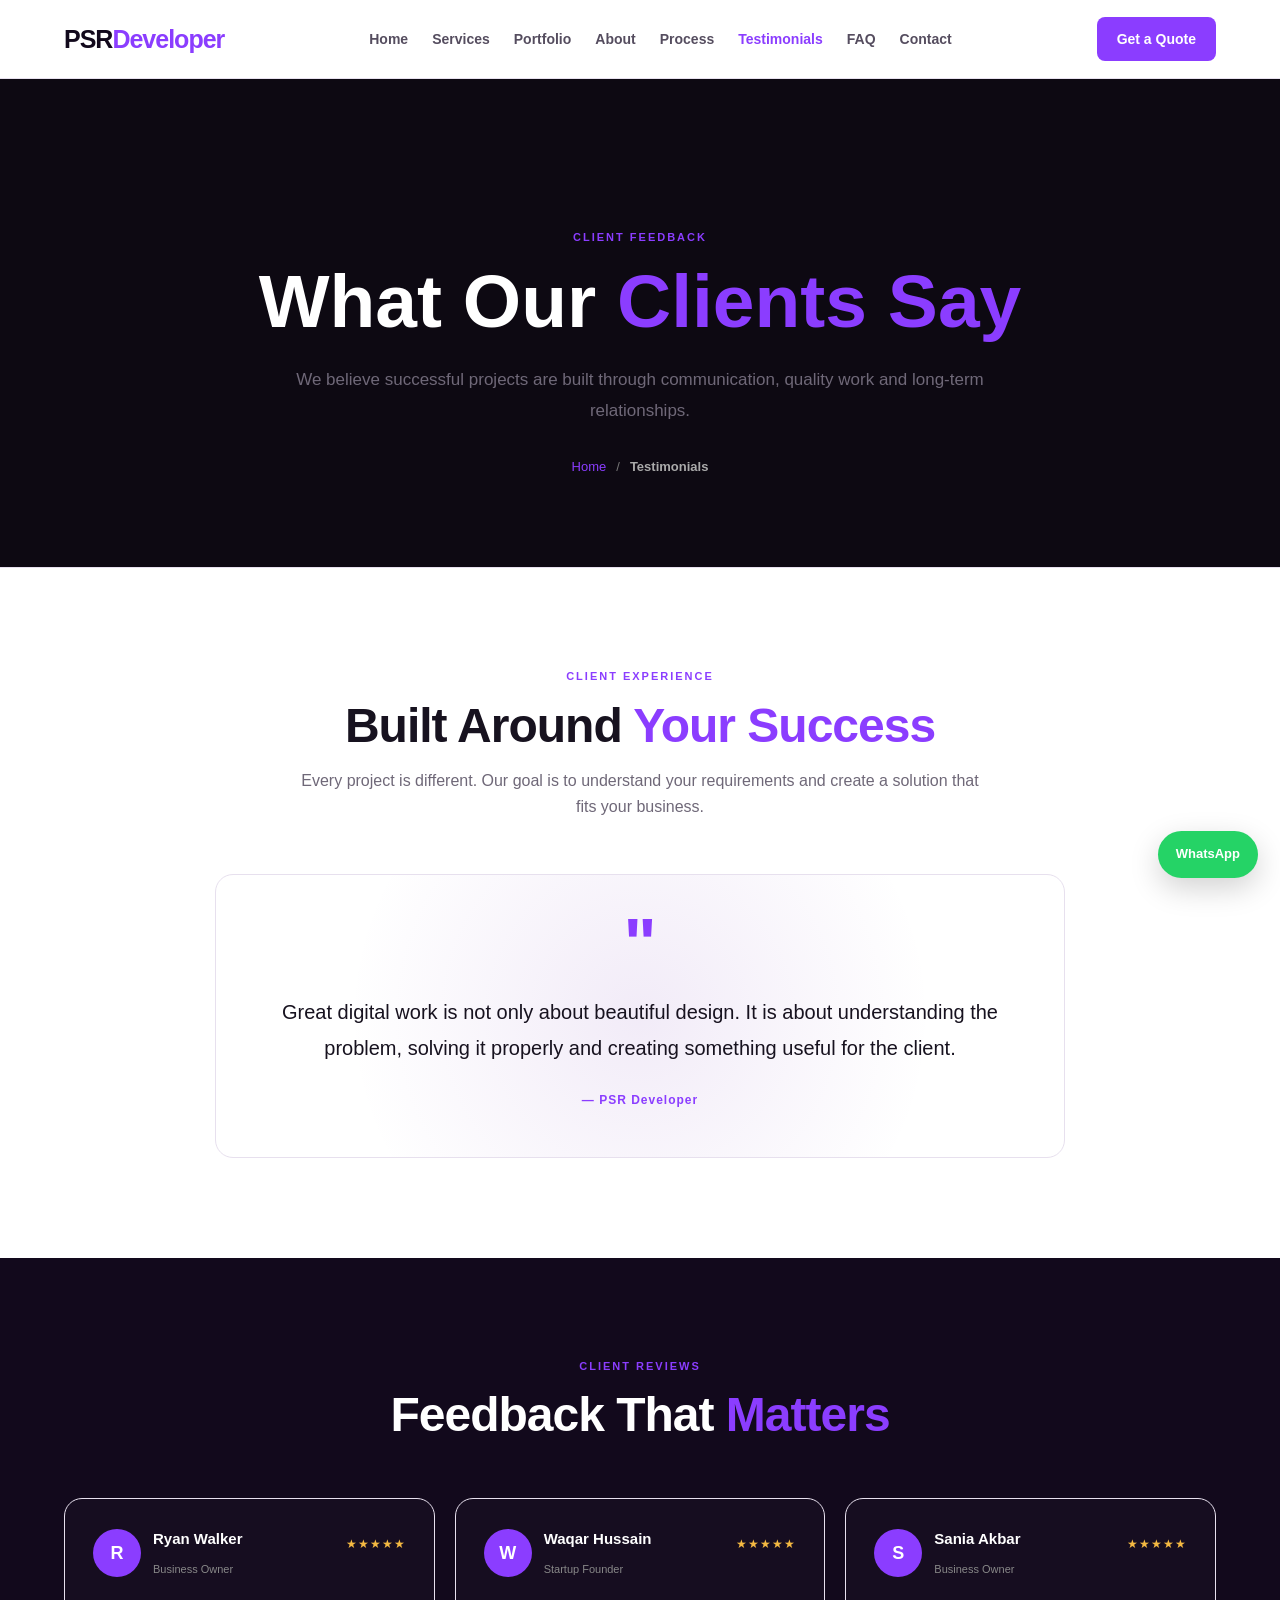
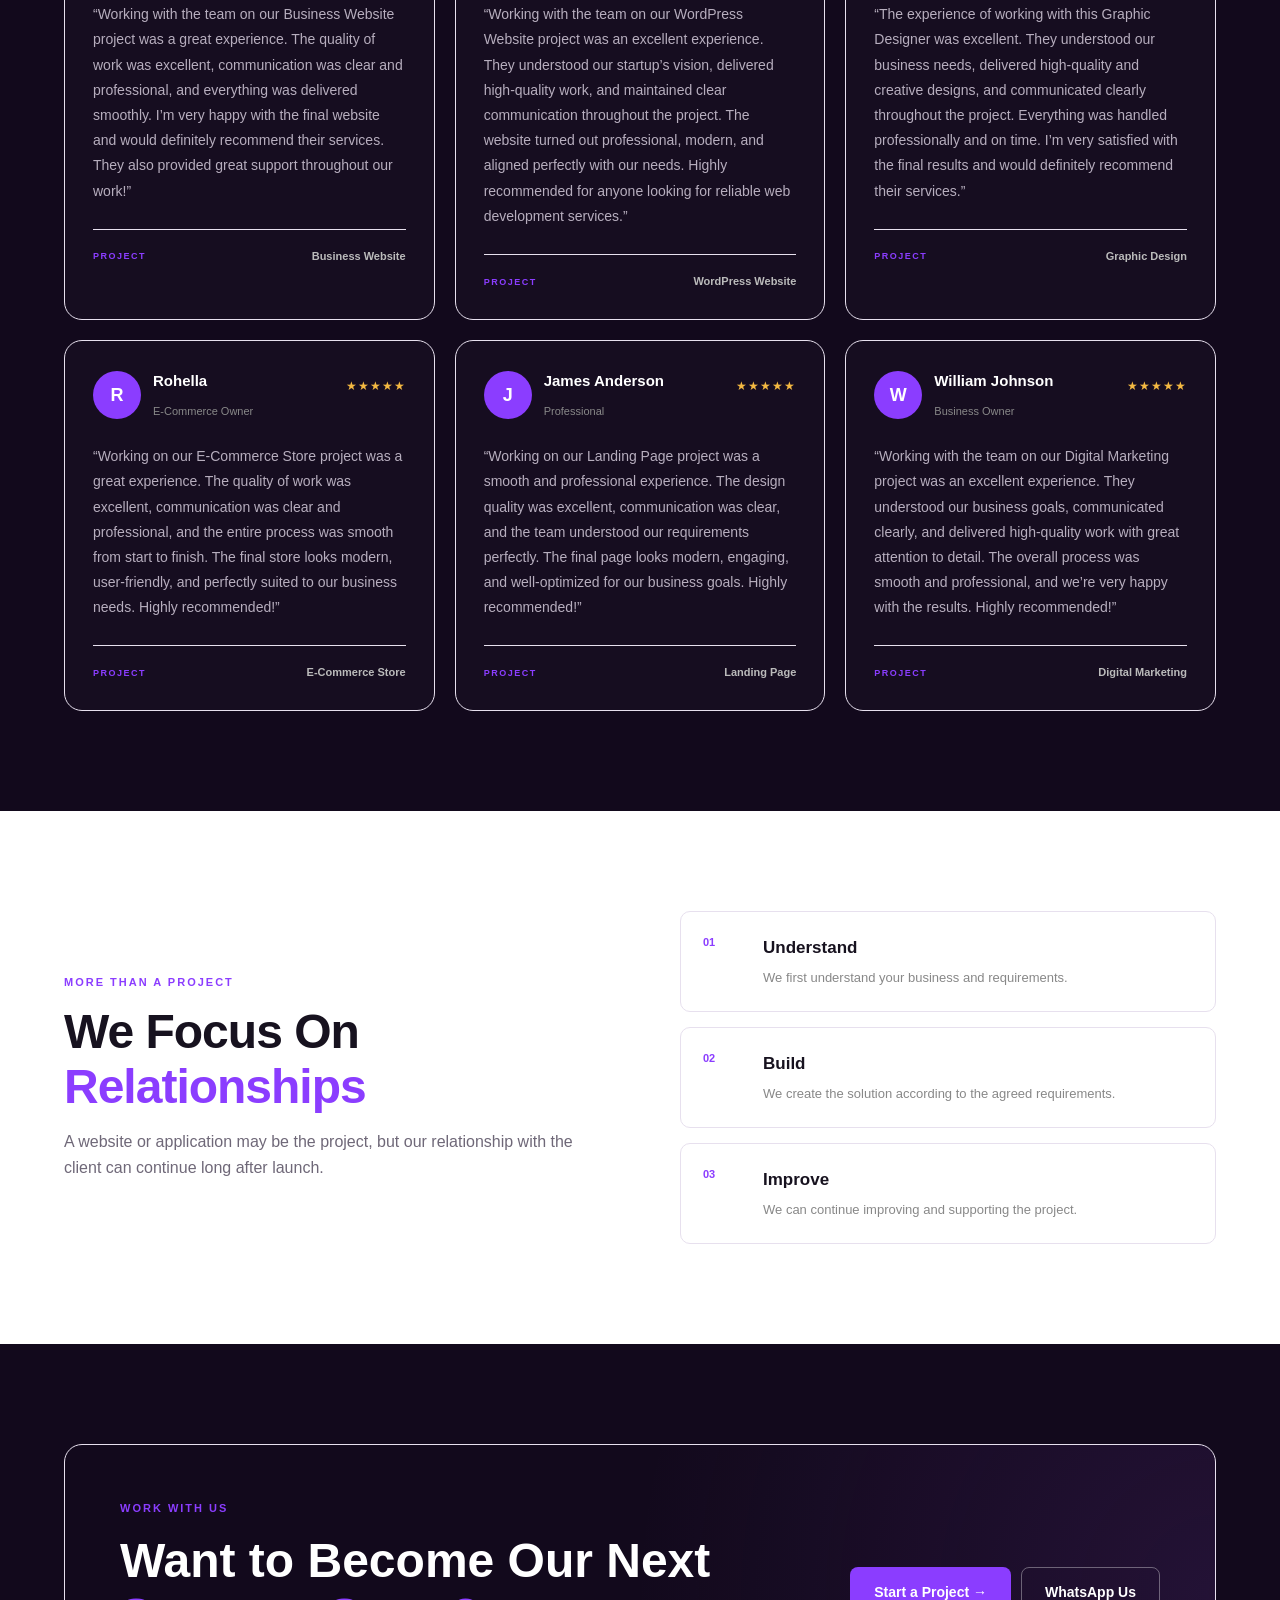
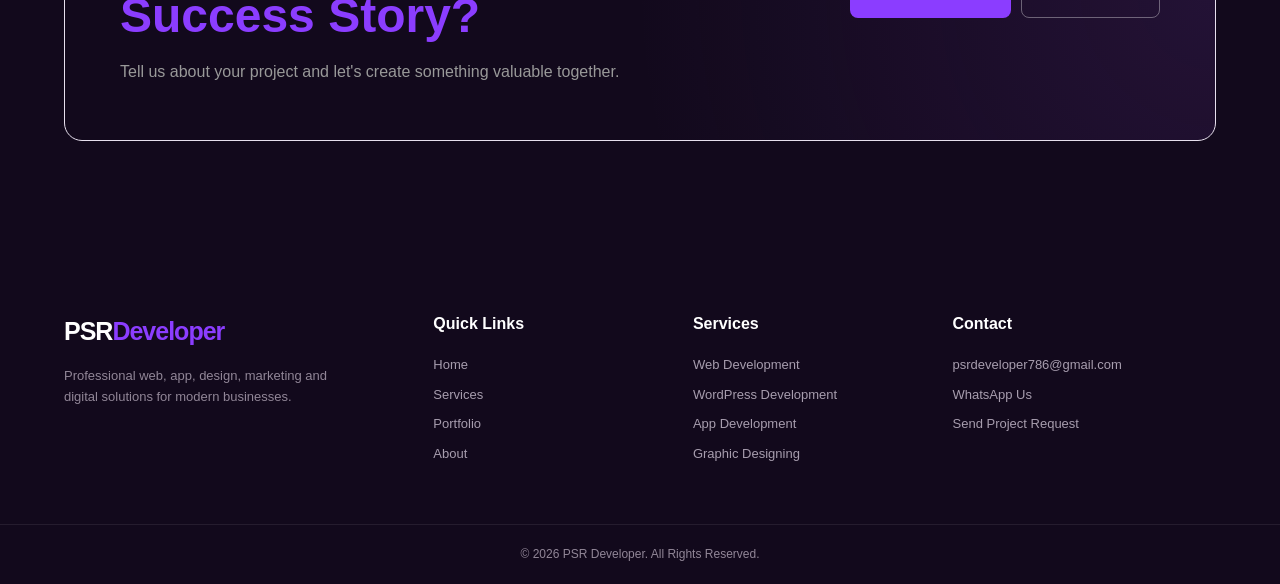
<file: testimonials.html>
<!DOCTYPE html>
<html lang="en">

<head>

    <meta charset="UTF-8">

    <meta name="viewport"
          content="width=device-width, initial-scale=1.0">

    <meta name="description"
          content="Client testimonials and feedback for PSR Developer web development, WordPress, app development, graphic design and digital solutions.">

    <meta name="keywords"
          content="PSR Developer testimonials, client reviews, web development reviews, WordPress developer reviews">

    <title>Testimonials | PSR Developer</title>

    <link rel="stylesheet"
          href="css/style.css">

</head>


<body>


<!-- =====================================================
     HEADER
===================================================== -->

<header class="header">

    <div class="container nav-container">

        <a href="index.html"
           class="logo">

            PSR<span>Developer</span>

        </a>


        <nav class="nav"
             id="nav">

            <a href="index.html">
                Home
            </a>

            <a href="services.html">
                Services
            </a>

            <a href="portfolio.html">
                Portfolio
            </a>

            <a href="about.html">
                About
            </a>

            <a href="process.html">
                Process
            </a>

            <a href="testimonials.html"
               class="active">

                Testimonials

            </a>

            <a href="faq.html">
                FAQ
            </a>

            <a href="contact.html">
                Contact
            </a>

        </nav>


        <a href="contact.html"
           class="nav-button">

            Get a Quote

        </a>


        <button class="menu-button"
                id="menuButton">

            ☰

        </button>

    </div>

</header>



<!-- =====================================================
     PAGE HERO
===================================================== -->

<section class="page-hero">

    <div class="container">

        <div class="eyebrow">
            CLIENT FEEDBACK
        </div>


        <h1 style="color: white;">

            What Our
            <span>Clients Say</span>

        </h1>


        <p>

            We believe successful projects are built
            through communication, quality work and
            long-term relationships.

        </p>


        <div class="breadcrumb">

            <a href="index.html">
                Home
            </a>

            <span>/</span>

            <strong>
                Testimonials
            </strong>

        </div>

    </div>

</section>



<!-- =====================================================
     INTRO
===================================================== -->

<section class="section">

    <div class="container">


        <div class="section-heading center">

            <div class="eyebrow">
                CLIENT EXPERIENCE
            </div>


            <h2>

                Built Around
                <span>Your Success</span>

            </h2>


            <p>

                Every project is different. Our goal is to
                understand your requirements and create a
                solution that fits your business.

            </p>

        </div>



        <div class="testimonial-highlight">

            <div class="quote-mark">
                "
            </div>


            <p>

                Great digital work is not only about
                beautiful design. It is about understanding
                the problem, solving it properly and
                creating something useful for the client.

            </p>


            <span>
                — PSR Developer
            </span>

        </div>

    </div>

</section>



<!-- =====================================================
     TESTIMONIAL CARDS
===================================================== -->

<section class="section section-dark">

    <div class="container">


        <div class="section-heading center">

            <div class="eyebrow">
                CLIENT REVIEWS
            </div>


            <h2>

                Feedback That
                <span>Matters</span>

            </h2>

        </div>



        <div class="testimonials-grid">


            <!-- REVIEW 01 -->

            <article class="testimonial-card">

                <div class="testimonial-top">

                    <div class="client-avatar">
                        R
                    </div>


                    <div>

                        <h3>
                            Ryan Walker
                        </h3>

                        <span>
                            Business Owner
                        </span>

                    </div>


                    <div class="stars">
                        ★★★★★
                    </div>

                </div>


                <p class="testimonial-text">

                    “Working with the team on our Business Website project was a great experience. 
                    The quality of work was excellent, communication was clear and professional, 
                    and everything was delivered smoothly. I’m very happy with the final website 
                    and would definitely recommend their services. They also provided great support 
                    throughout our work!”

                </p>


                <div class="testimonial-project">

                    <span>
                        PROJECT
                    </span>

                    <strong>
                        Business Website
                    </strong>

                </div>

            </article>



            <!-- REVIEW 02 -->

            <article class="testimonial-card">

                <div class="testimonial-top">

                    <div class="client-avatar">
                        W
                    </div>


                    <div>

                        <h3>
                            Waqar Hussain
                        </h3>

                        <span>
                            Startup Founder
                        </span>

                    </div>


                    <div class="stars">
                        ★★★★★
                    </div>

                </div>


                <p class="testimonial-text">

                    “Working with the team on our WordPress Website project was an 
                    excellent experience. They understood our startup’s vision, delivered 
                    high-quality work, and maintained clear communication throughout the project. 
                    The website turned out professional, modern, and aligned perfectly with our 
                    needs. Highly recommended for anyone looking for reliable web development 
                    services.”

                </p>


                <div class="testimonial-project">

                    <span>
                        PROJECT
                    </span>

                    <strong>
                        WordPress Website
                    </strong>

                </div>

            </article>



            <!-- REVIEW 03 -->

            <article class="testimonial-card">

                <div class="testimonial-top">

                    <div class="client-avatar">
                        S
                    </div>


                    <div>

                        <h3>
                            Sania Akbar
                        </h3>

                        <span>
                            Business Owner
                        </span>

                    </div>


                    <div class="stars">
                        ★★★★★
                    </div>

                </div>


                <p class="testimonial-text">

                    “The experience of working with this Graphic Designer was excellent. 
                    They understood our business needs, delivered high-quality and creative 
                    designs, and communicated clearly throughout the project. Everything was 
                    handled professionally and on time. I’m very satisfied with the final 
                    results and would definitely recommend their services.”

                </p>


                <div class="testimonial-project">

                    <span>
                        PROJECT
                    </span>

                    <strong>
                        Graphic Design
                    </strong>

                </div>

            </article>



            <!-- REVIEW 04 -->

            <article class="testimonial-card">

                <div class="testimonial-top">

                    <div class="client-avatar">
                        R
                    </div>


                    <div>

                        <h3>
                            Rohella 
                        </h3>

                        <span>
                            E-Commerce Owner
                        </span>

                    </div>


                    <div class="stars">
                        ★★★★★
                    </div>

                </div>


                <p class="testimonial-text">

                    “Working on our E-Commerce Store project was a great experience. 
                    The quality of work was excellent, communication was clear and professional, 
                    and the entire process was smooth from start to finish. The final store looks 
                    modern, user-friendly, and perfectly suited to our business needs. Highly 
                    recommended!”

                </p>


                <div class="testimonial-project">

                    <span>
                        PROJECT
                    </span>

                    <strong>
                        E-Commerce Store
                    </strong>

                </div>

            </article>



            <!-- REVIEW 05 -->

            <article class="testimonial-card">

                <div class="testimonial-top">

                    <div class="client-avatar">
                        J
                    </div>


                    <div>

                        <h3>
                            James Anderson
                        </h3>

                        <span>
                            Professional
                        </span>

                    </div>


                    <div class="stars">
                        ★★★★★
                    </div>

                </div>


                <p class="testimonial-text">

                    “Working on our Landing Page project was a smooth and professional experience. 
                    The design quality was excellent, communication was clear, and the team 
                    understood our requirements perfectly. The final page looks modern, 
                    engaging, and well-optimized for our business goals. Highly recommended!”

                </p>


                <div class="testimonial-project">

                    <span>
                        PROJECT
                    </span>

                    <strong>
                        Landing Page
                    </strong>

                </div>

            </article>



            <!-- REVIEW 06 -->

            <article class="testimonial-card">

                <div class="testimonial-top">

                    <div class="client-avatar">
                        W
                    </div>


                    <div>

                        <h3>
                            William Johnson
                        </h3>

                        <span>
                            Business Owner
                        </span>

                    </div>


                    <div class="stars">
                        ★★★★★
                    </div>

                </div>


                <p class="testimonial-text">

                    “Working with the team on our Digital Marketing project was an excellent 
                    experience. They understood our business goals, communicated clearly, and 
                    delivered high-quality work with great attention to detail. The overall 
                    process was smooth and professional, and we’re very happy with the results. 
                    Highly recommended!”

                </p>


                <div class="testimonial-project">

                    <span>
                        PROJECT
                    </span>

                    <strong>
                        Digital Marketing
                    </strong>

                </div>

            </article>


        </div>

    </div>

</section>



<!-- =====================================================
     RESULTS / EXPERIENCE
===================================================== -->

<section class="section">

    <div class="container">


        <div class="two-column">


            <div class="section-heading left">

                <div class="eyebrow">
                    MORE THAN A PROJECT
                </div>


                <h2>

                    We Focus On
                    <span>Relationships</span>

                </h2>


                <p>

                    A website or application may be the
                    project, but our relationship with the
                    client can continue long after launch.

                </p>

            </div>



            <div class="experience-list">


                <div class="experience-item">

                    <span>
                        01
                    </span>

                    <div>

                        <h3>
                            Understand
                        </h3>

                        <p>
                            We first understand your business
                            and requirements.
                        </p>

                    </div>

                </div>



                <div class="experience-item">

                    <span>
                        02
                    </span>

                    <div>

                        <h3>
                            Build
                        </h3>

                        <p>
                            We create the solution according
                            to the agreed requirements.
                        </p>

                    </div>

                </div>



                <div class="experience-item">

                    <span>
                        03
                    </span>

                    <div>

                        <h3>
                            Improve
                        </h3>

                        <p>
                            We can continue improving and
                            supporting the project.
                        </p>

                    </div>

                </div>


            </div>

        </div>

    </div>

</section>



<!-- =====================================================
     REVIEW CTA
===================================================== -->

<section class="section section-dark">

    <div class="container">


        <div class="review-cta">

            <div>

                <div class="eyebrow">
                    WORK WITH US
                </div>


                <h2>

                    Want to Become
                    Our Next <span>Success Story?</span>

                </h2>


                <p>

                    Tell us about your project and let's
                    create something valuable together.

                </p>

            </div>


            <div class="cta-buttons">

                <a href="contact.html"
                   class="btn btn-primary">

                    Start a Project →

                </a>


                <a href="https://wa.me/923337044053"
                   target="_blank"
                   class="btn btn-outline-white">

                    WhatsApp Us

                </a>

            </div>

        </div>

    </div>

</section>



<!-- =====================================================
     FOOTER
===================================================== -->

<footer class="footer">

    <div class="container footer-grid">


        <div>

            <a href="index.html"
               class="logo">

                PSR<span>Developer</span>

            </a>


            <p>

                Professional web, app, design,
                marketing and digital solutions
                for modern businesses.

            </p>

        </div>



        <div>

            <h4>
                Quick Links
            </h4>

            <a href="index.html">
                Home
            </a>

            <a href="services.html">
                Services
            </a>

            <a href="portfolio.html">
                Portfolio
            </a>

            <a href="about.html">
                About
            </a>

        </div>



        <div>

            <h4>
                Services
            </h4>

            <a href="services.html">
                Web Development
            </a>

            <a href="services.html">
                WordPress Development
            </a>

            <a href="services.html">
                App Development
            </a>

            <a href="services.html">
                Graphic Designing
            </a>

        </div>



        <div>

            <h4>
                Contact
            </h4>

            <a href="mailto:psrdeveloper786@gmail.com">
                psrdeveloper786@gmail.com
            </a>

            <a href="https://wa.me/923337044053"
               target="_blank">

                WhatsApp Us

            </a>

            <a href="contact.html">
                Send Project Request
            </a>

        </div>

    </div>


    <div class="footer-bottom">

        <div class="container">

            <p>

                © <span id="year"></span>
                PSR Developer.
                All Rights Reserved.

            </p>

        </div>

    </div>

</footer>



<a href="https://wa.me/923337044053"
   target="_blank"
   class="whatsapp-button">

    WhatsApp

</a>



<script src="js/main.js"></script>

</body>

</html>
</file>
<file: css/style.css>
/* =====================================================
   PSR DEVELOPER
   PROFESSIONAL AGENCY WEBSITE
===================================================== */


/* ================= RESET ================= */

* {
    margin: 0;
    padding: 0;
    box-sizing: border-box;
}

html {
    scroll-behavior: smooth;
}

body {
    font-family:
        Arial,
        Helvetica,
        sans-serif;

    background: #ffffff;
    color: #17121f;
    line-height: 1.6;
}

img {
    max-width: 100%;
    display: block;
}

a {
    text-decoration: none;
    color: inherit;
}

button,
input,
textarea,
select {
    font: inherit;
}


/* ================= VARIABLES ================= */

:root {

    --primary: #8b3dff;
    --primary-dark: #6d28d9;
    --primary-light: #a855f7;

    --dark: #12091c;
    --dark-2: #1b1027;

    --text: #17121f;
    --muted: #6f6878;

    --light: #f8f6fb;

    --border: #e7e0ee;

    --white: #ffffff;

    --shadow:
        0 20px 50px rgba(43, 20, 67, 0.10);

    --radius: 18px;
}


/* ================= CONTAINER ================= */

.container {
    width: min(1180px, 90%);
    margin: auto;
}


/* ================= HEADER ================= */

.header {
    position: sticky;
    top: 0;
    z-index: 999;

    background: rgba(255, 255, 255, 0.96);

    border-bottom:
        1px solid var(--border);

    backdrop-filter: blur(15px);
}

.nav-container {

    min-height: 78px;

    display: flex;

    align-items: center;

    justify-content: space-between;

    gap: 25px;
}


/* ================= LOGO ================= */

.logo {

    font-size: 25px;

    font-weight: 800;

    letter-spacing: -1px;

    color: var(--dark);
}

.logo span {
    color: var(--primary);
}


/* ================= NAV ================= */

.nav {

    display: flex;

    align-items: center;

    gap: 24px;
}

.nav a {

    color: #554d5f;

    font-size: 14px;

    font-weight: 600;

    transition: 0.3s;
}

.nav a:hover,
.nav a.active {
    color: var(--primary);
}


/* ================= NAV BUTTON ================= */

.nav-button {

    background: var(--primary);

    color: white;

    padding: 11px 20px;

    border-radius: 8px;

    font-size: 14px;

    font-weight: 700;

    transition: 0.3s;
}

.nav-button:hover {
    background: var(--primary-dark);

    transform: translateY(-2px);
}


/* ================= MOBILE MENU ================= */

.menu-button {

    display: none;

    border: none;

    background: transparent;

    font-size: 28px;

    cursor: pointer;

    color: var(--dark);
}


/* ================= HERO ================= */

.hero {

    padding:
        100px 0
        90px;

    overflow: hidden;

    background:
        radial-gradient(
            circle at 80% 20%,
            rgba(139, 61, 255, 0.12),
            transparent 35%
        );
}

.hero-grid {

    display: grid;

    grid-template-columns:
        1.05fr
        0.95fr;

    align-items: center;

    gap: 70px;
}


/* ================= HERO CONTENT ================= */

.hero-badge {

    display: inline-flex;

    align-items: center;

    gap: 8px;

    padding: 8px 13px;

    background: #f2eaff;

    color: var(--primary-dark);

    border-radius: 50px;

    font-size: 12px;

    font-weight: 700;

    margin-bottom: 20px;
}

.hero-badge span {

    width: 7px;

    height: 7px;

    background: #22c55e;

    border-radius: 50%;
}


.hero h1 {

    max-width: 700px;

    font-size:
        clamp(42px, 5vw, 68px);

    line-height: 1.08;

    letter-spacing: -2px;

    margin-bottom: 25px;
}

.hero h1 span {
    color: var(--primary);
}


.hero-content > p {

    max-width: 650px;

    color: var(--muted);

    font-size: 17px;

    margin-bottom: 30px;
}


/* ================= BUTTONS ================= */

.hero-buttons {

    display: flex;

    flex-wrap: wrap;

    gap: 14px;

    margin-bottom: 45px;
}

.btn {

    display: inline-flex;

    align-items: center;

    justify-content: center;

    padding: 13px 23px;

    border-radius: 8px;

    font-size: 14px;

    font-weight: 700;

    transition: 0.3s;

    border: 1px solid transparent;
}

.btn-primary {

    background: var(--primary);

    color: white;
}

.btn-primary:hover {

    background: var(--primary-dark);

    transform: translateY(-3px);

    box-shadow:
        0 12px 25px
        rgba(139, 61, 255, 0.25);
}

.btn-outline {

    border-color: var(--primary);

    color: var(--primary);

    background: transparent;
}

.btn-outline:hover {

    background: var(--primary);

    color: white;

    transform: translateY(-3px);
}

.btn-white {

    background: white;

    color: var(--primary);
}

.btn-white:hover {

    transform: translateY(-3px);

    box-shadow:
        0 12px 25px
        rgba(0, 0, 0, 0.15);
}


/* ================= HERO TRUST ================= */

.hero-trust {

    display: flex;

    gap: 40px;
}

.hero-trust div {

    display: flex;

    flex-direction: column;
}

.hero-trust strong {

    font-size: 25px;

    color: var(--dark);
}

.hero-trust span {

    color: var(--muted);

    font-size: 12px;
}


/* ================= HERO VISUAL ================= */

.hero-visual {

    position: relative;

    min-height: 500px;

    display: flex;

    justify-content: center;

    align-items: center;
}

.visual-card {

    width: 430px;

    min-height: 410px;

    background: var(--dark);

    border-radius: 20px;

    overflow: hidden;

    box-shadow:
        0 30px 70px
        rgba(50, 20, 75, 0.25);

    transform:
        rotate(2deg);
}


/* ================= VISUAL TOP ================= */

.visual-top {

    height: 55px;

    border-bottom:
        1px solid
        rgba(255,255,255,0.08);

    display: flex;

    align-items: center;

    justify-content: space-between;

    padding: 0 20px;
}

.dots {

    display: flex;

    gap: 6px;
}

.dots span {

    width: 9px;

    height: 9px;

    border-radius: 50%;

    background: #8b3dff;
}

.visual-title {

    color: #aaa;

    font-size: 12px;
}


/* ================= VISUAL CONTENT ================= */

.visual-content {

    padding: 55px 40px;
}

.mini-label {

    color: #a855f7;

    font-size: 11px;

    font-weight: 700;

    letter-spacing: 2px;

    margin-bottom: 20px;
}

.visual-content h3 {

    color: white;

    font-size: 38px;

    line-height: 1.1;

    margin-bottom: 35px;
}

.visual-lines {

    display: flex;

    flex-direction: column;

    gap: 15px;

    margin-bottom: 35px;
}

.visual-lines div {

    display: flex;

    gap: 10px;
}

.visual-lines span {

    height: 8px;

    border-radius: 10px;

    background: #352244;
}

.visual-lines span:first-child {
    width: 70%;
}

.visual-lines span:last-child {
    width: 25%;
}

.visual-button {

    display: inline-block;

    background: #8b3dff;

    color: white;

    padding: 11px 18px;

    border-radius: 7px;

    font-size: 12px;

    font-weight: 700;
}


/* ================= FLOATING CARDS ================= */

.floating-card {

    position: absolute;

    background: white;

    box-shadow: var(--shadow);

    border: 1px solid var(--border);

    padding: 14px 18px;

    border-radius: 12px;

    display: flex;

    flex-direction: column;
}

.floating-card strong {
    color: var(--primary);
}

.floating-card span {

    color: var(--muted);

    font-size: 11px;
}

.card-one {

    left: 0;

    bottom: 60px;
}

.card-two {

    right: 0;

    top: 70px;
}


/* ================= TRUST SECTION ================= */

.trust-section {

    padding: 28px 0;

    background: var(--dark);

    color: white;
}

.trust-section p {

    text-align: center;

    color: #a79dae;

    font-size: 10px;

    letter-spacing: 2px;

    margin-bottom: 18px;
}

.trust-items {

    display: flex;

    justify-content: center;

    flex-wrap: wrap;

    gap: 45px;
}

.trust-items span {

    color: #d7d0dc;

    font-size: 13px;

    font-weight: 700;
}


/* ================= SECTION ================= */

.section {

    padding: 100px 0;
}

.section-dark {

    background: var(--dark);

    color: white;
}


/* ================= SECTION HEADING ================= */

.section-heading {

    max-width: 700px;

    margin-bottom: 55px;
}

.section-heading.center {

    margin-left: auto;

    margin-right: auto;

    text-align: center;
}

.section-heading.left {
    margin-bottom: 0;
}

.eyebrow {

    color: var(--primary);

    font-size: 11px;

    font-weight: 800;

    letter-spacing: 2px;

    margin-bottom: 12px;
}

.section-heading h2 {

    font-size:
        clamp(32px, 4vw, 48px);

    line-height: 1.15;

    letter-spacing: -1px;
}

.section-heading h2 span {
    color: var(--primary);
}

.section-heading p {

    color: var(--muted);

    margin-top: 15px;
}


/* ================= TWO COLUMN ================= */

.two-column {

    display: grid;

    grid-template-columns:
        1fr
        1fr;

    gap: 80px;

    align-items: center;
}

.about-preview-text {

    color: var(--muted);

    font-size: 16px;
}

.about-preview-text p {

    margin-bottom: 17px;
}

.text-link {

    display: inline-block;

    margin-top: 10px;

    color: var(--primary);

    font-weight: 700;

    font-size: 14px;
}


/* ================= SERVICES ================= */

.service-grid {

    display: grid;

    grid-template-columns:
        repeat(3, 1fr);

    gap: 20px;
}

.service-card {

    position: relative;

    padding: 30px;

    border:
        1px solid
        rgba(255,255,255,0.08);

    border-radius: var(--radius);

    background: rgba(255,255,255,0.025);

    transition: 0.35s;
}

.service-card:hover {

    transform:
        translateY(-8px);

    border-color:
        rgba(168,85,247,0.5);

    background:
        rgba(139,61,255,0.06);
}

.service-number {

    position: absolute;

    right: 25px;

    top: 22px;

    color: #62566b;

    font-size: 12px;
}

.service-icon {

    width: 58px;

    height: 58px;

    display: flex;

    align-items: center;

    justify-content: center;

    background: #251335;

    color: #b06cff;

    border-radius: 12px;

    font-weight: 800;

    margin-bottom: 25px;
}

.service-card h3 {

    font-size: 20px;

    margin-bottom: 10px;
}

.service-card p {

    color: #aaa1b2;

    font-size: 14px;

    margin-bottom: 20px;
}

.service-card a {

    color: #b06cff;

    font-size: 13px;

    font-weight: 700;
}


/* ================= CENTER BUTTON ================= */

.center-button {

    display: flex;

    justify-content: center;

    margin-top: 45px;
}


/* ================= PORTFOLIO ================= */

.portfolio-grid {

    display: grid;

    grid-template-columns:
        repeat(3, 1fr);

    gap: 25px;
}

.portfolio-card {

    overflow: hidden;

    border:
        1px solid
        var(--border);

    border-radius: var(--radius);

    background: white;

    transition: 0.3s;
}

.portfolio-card:hover {

    transform:
        translateY(-7px);

    box-shadow:
        var(--shadow);
}

.portfolio-image {

    height: 30px;

    display: flex;

    align-items: center;

    justify-content: center;

    font-size: 20px;

    font-weight: 800;

    color: white;
}

.purple-bg {

    background:
        linear-gradient(
            135deg,
            #8b3dff,
            #3b0764
        );
}

.blue-bg {

    background:
        linear-gradient(
            135deg,
            #6366f1,
            #312e81
        );
}

.dark-bg {

    background:
        linear-gradient(
            135deg,
            #292030,
            #8b3dff
        );
}

.portfolio-info {

    padding: 25px;
}

.portfolio-category {

    color: var(--primary);

    font-size: 10px;

    font-weight: 800;

    letter-spacing: 1px;

    margin-bottom: 8px;
}

.portfolio-info h3 {

    font-size: 20px;

    margin-bottom: 8px;
}

.portfolio-info p {

    color: var(--muted);

    font-size: 13px;

    margin-bottom: 18px;
}

.portfolio-info a {

    color: var(--primary);

    font-weight: 700;

    font-size: 13px;
}


/* ================= PROCESS ================= */

.process-grid {

    display: grid;

    grid-template-columns:
        repeat(4, 1fr);

    gap: 20px;
}

.process-card {

    padding: 30px;

    border:
        1px solid
        rgba(255,255,255,0.08);

    border-radius: var(--radius);
}

.process-card > span {

    color: var(--primary);

    font-size: 30px;

    font-weight: 800;
}

.process-card h3 {

    margin:
        20px 0 10px;
}

.process-card p {

    color: #aaa1b2;

    font-size: 14px;
}


/* ================= CTA ================= */

.cta-section {

    padding: 80px 0;
}

.cta-box {

    background:
        linear-gradient(
            120deg,
            #7c2de0,
            #9b4cff
        );

    color: white;

    padding: 55px;

    border-radius: 22px;

    display: flex;

    align-items: center;

    justify-content: space-between;

    gap: 30px;
}

.cta-box .eyebrow {
    color: #e9d5ff;
}

.cta-box h2 {

    max-width: 650px;

    font-size:
        clamp(30px, 4vw, 45px);

    line-height: 1.15;
}

.cta-box h2 span {
    color: white;
}

.cta-box p {

    margin-top: 12px;

    color: #eee;

    max-width: 600px;
}


/* ================= FOOTER ================= */

.footer {

    background: var(--dark);

    color: white;

    padding-top: 70px;
}

.footer-grid {

    display: grid;

    grid-template-columns:
        1.5fr
        1fr
        1fr
        1.2fr;

    gap: 40px;

    padding-bottom: 50px;
}

.footer .logo {
    color: white;
}

.footer p {

    color: #918697;

    max-width: 300px;

    margin-top: 15px;

    font-size: 13px;
}

.footer h4 {

    margin-bottom: 18px;
}

.footer-grid > div:not(:first-child) a {

    display: block;

    color: #a79dae;

    font-size: 13px;

    margin-bottom: 9px;

    transition: 0.3s;
}

.footer-grid a:hover {
    color: #b06cff;
}

.footer-bottom {

    border-top:
        1px solid
        rgba(255,255,255,0.08);

    padding: 20px 0;
}

.footer-bottom p {

    margin: 0;

    max-width: none;

    text-align: center;

    font-size: 12px;
}


/* ================= WHATSAPP ================= */

.whatsapp-button {

    position: fixed;

    right: 22px;

    bottom: 22px;

    z-index: 900;

    background: #25D366;

    color: white;

    padding: 13px 18px;

    border-radius: 50px;

    font-size: 13px;

    font-weight: 700;

    box-shadow:
        0 10px 30px
        rgba(0,0,0,0.18);

    transition: 0.3s;
}

.whatsapp-button:hover {

    transform:
        translateY(-4px);

    background: #1ebe5b;
}


/* ================= SCROLL ANIMATION ================= */

.reveal {

    opacity: 0;

    transform:
        translateY(30px);

    transition:
        opacity .7s ease,
        transform .7s ease;
}

.reveal.show {

    opacity: 1;

    transform:
        translateY(0);
}


/* ================= RESPONSIVE ================= */

@media (max-width: 1050px) {

    .nav {
        gap: 14px;
    }

    .nav a {
        font-size: 12px;
    }

    .service-grid,
    .portfolio-grid {
        grid-template-columns:
            repeat(2, 1fr);
    }

    .process-grid {
        grid-template-columns:
            repeat(2, 1fr);
    }
}


@media (max-width: 850px) {

    .nav {
        position: absolute;

        top: 78px;

        left: 0;

        width: 100%;

        display: none;

        flex-direction: column;

        align-items: flex-start;

        padding: 25px 5%;

        background: white;

        border-bottom:
            1px solid
            var(--border);

        box-shadow:
            0 15px 30px
            rgba(0,0,0,.06);
    }

    .nav.active {
        display: flex;
    }

    .nav-button {
        display: none;
    }

    .menu-button {
        display: block;
    }

    .hero-grid {

        grid-template-columns: 1fr;

        text-align: center;
    }

    .hero-content > p {
        margin-left: auto;
        margin-right: auto;
    }

    .hero-buttons,
    .hero-trust {
        justify-content: center;
    }

    .hero-visual {
        min-height: 430px;
    }

    .two-column {
        grid-template-columns: 1fr;

        gap: 35px;
    }

    .cta-box {

        flex-direction: column;

        align-items: flex-start;
    }

    .footer-grid {
        grid-template-columns:
            repeat(2, 1fr);
    }
}


@media (max-width: 600px) {

    .container {
        width: 92%;
    }

    .hero {
        padding:
            70px 0;
    }

    .hero h1 {
        font-size: 43px;
    }

    .hero-trust {
        gap: 20px;
    }

    .visual-card {
        width: 100%;

        transform: none;
    }

    .floating-card {
        display: none;
    }

    .service-grid,
    .portfolio-grid,
    .process-grid {
        grid-template-columns: 1fr;
    }

    .section {
        padding: 75px 0;
    }

    .cta-box {
        padding: 35px 25px;
    }

    .footer-grid {
        grid-template-columns: 1fr;
    }

    .whatsapp-button {
        right: 15px;
        bottom: 15px;
    }
}
/* ================= VISUAL SERVICES ================= */

.visual-services {
    display: flex;
    flex-wrap: wrap;
    gap: 8px;
    margin-bottom: 30px;
}

.visual-services span {
    padding: 7px 10px;
    background: #251335;
    color: #c084fc;
    border-radius: 6px;
    font-size: 10px;
    font-weight: 700;
}


/* ================= WHY CHOOSE US ================= */

.why-grid {
    display: grid;
    grid-template-columns: repeat(4, 1fr);
    gap: 20px;
}

.why-card {
    padding: 30px;
    border: 1px solid var(--border);
    border-radius: var(--radius);
    background: white;
    transition: 0.3s;
}

.why-card:hover {
    transform: translateY(-7px);
    border-color: var(--primary);
    box-shadow: var(--shadow);
}

.why-icon {
    width: 55px;
    height: 55px;
    border-radius: 12px;
    display: flex;
    align-items: center;
    justify-content: center;
    background: #f0e7ff;
    color: var(--primary);
    font-weight: 800;
    margin-bottom: 20px;
}

.why-card h3 {
    font-size: 18px;
    margin-bottom: 10px;
}

.why-card p {
    color: var(--muted);
    font-size: 13px;
}


/* ================= TESTIMONIALS ================= */

.testimonial-grid {
    display: grid;
    grid-template-columns: repeat(3, 1fr);
    gap: 20px;
}

.testimonial-card {
    padding: 30px;
    border: 1px solid rgba(255,255,255,0.08);
    background: rgba(255,255,255,0.025);
    border-radius: var(--radius);
}

.stars {
    color: #fbbf24;
    letter-spacing: 3px;
    margin-bottom: 18px;
}

.testimonial-card > p {
    color: #b7aebe;
    font-size: 14px;
    margin-bottom: 25px;
}

.client {
    display: flex;
    flex-direction: column;
}

.client strong {
    color: white;
    font-size: 14px;
}

.client span {
    color: #8d8294;
    font-size: 12px;
}


/* ================= RESPONSIVE ADDITIONS ================= */

@media (max-width: 900px) {

    .why-grid {
        grid-template-columns: repeat(2, 1fr);
    }

    .testimonial-grid {
        grid-template-columns: repeat(2, 1fr);
    }

}


@media (max-width: 600px) {

    .why-grid,
    .testimonial-grid {
        grid-template-columns: 1fr;
    }

}
/* =====================================================
   SERVICES PAGE
===================================================== */

.page-hero {
    padding: 150px 0 90px;
    background: #0d0912;
    text-align: center;
    border-bottom: 1px solid var(--border);
}

.page-hero h1 {
    max-width: 850px;
    margin: 15px auto;
    font-size: clamp(42px, 6vw, 75px);
    line-height: 1.05;
}

.page-hero h1 span {
    color: var(--primary);
}

.page-hero p {
    max-width: 700px;
    margin: 25px auto;
    color: var(--muted);
    font-size: 17px;
    line-height: 1.8;
}

.breadcrumb {
    display: flex;
    justify-content: center;
    align-items: center;
    gap: 10px;
    margin-top: 30px;
    font-size: 13px;
}

.breadcrumb a {
    color: var(--primary);
}

.breadcrumb span {
    color: #777;
}

.breadcrumb strong {
    color: #aaa;
}


/* =====================================================
   LARGE SERVICE CARDS
===================================================== */

.service-large {
    min-height: 520px;
}

.service-list {
    list-style: none;
    margin: 25px 0;
    padding: 0;
}

.service-list li {
    position: relative;
    padding-left: 22px;
    margin-bottom: 11px;
    color: #aaa;
    font-size: 13px;
}

.service-list li::before {
    content: "✓";
    position: absolute;
    left: 0;
    color: var(--primary);
    font-weight: bold;
}

.service-large a {
    display: inline-block;
    margin-top: auto;
}


/* =====================================================
   LARGE TEXT
===================================================== */

.large-text {
    font-size: 20px;
    line-height: 1.7;
    color: #555;
}


/* =====================================================
   HELP GRID
===================================================== */

.help-grid {
    display: grid;
    grid-template-columns: repeat(4, 1fr);
    gap: 20px;
}

.help-card {
    padding: 35px 25px;
    border: 1px solid var(--border);
    border-radius: var(--radius);
    transition: .3s;
}

.help-card:hover {
    transform: translateY(-7px);
    border-color: var(--primary);
    box-shadow: var(--shadow);
}

.help-card > span {
    display: block;
    color: var(--primary);
    font-weight: 800;
    font-size: 14px;
    margin-bottom: 25px;
}

.help-card h3 {
    margin-bottom: 10px;
}

.help-card p {
    color: var(--muted);
    font-size: 14px;
    line-height: 1.7;
}


/* =====================================================
   RESPONSIVE
===================================================== */

@media (max-width: 1000px) {

    .help-grid {
        grid-template-columns: repeat(2, 1fr);
    }

}


@media (max-width: 700px) {

    .page-hero {
        padding: 120px 20px 70px;
    }

    .page-hero h1 {
        font-size: 45px;
    }

    .large-text {
        font-size: 17px;
    }

    .help-grid {
        grid-template-columns: 1fr;
    }

    .service-large {
        min-height: auto;
    }

}


@media (max-width: 500px) {

    .page-hero h1 {
        font-size: 38px;
    }

    .page-hero p {
        font-size: 14px;
    }

}
/* =====================================================
   PORTFOLIO PAGE
===================================================== */

.portfolio-filters {
    display: flex;
    justify-content: center;
    align-items: center;
    flex-wrap: wrap;
    gap: 10px;
    margin-bottom: 50px;
}

.filter-btn {
    border: 1px solid rgba(255,255,255,0.12);
    background: transparent;
    color: #aaa;
    padding: 11px 20px;
    border-radius: 30px;
    cursor: pointer;
    font-family: inherit;
    font-size: 13px;
    transition: .3s;
}

.filter-btn:hover,
.filter-btn.active {
    background: var(--primary);
    border-color: var(--primary);
    color: white;
}


.portfolio-page-grid {
    grid-template-columns: repeat(3, 1fr);
}


.project-card {
    transition:
        opacity .3s ease,
        transform .3s ease;
}


.project-card.hide {
    display: none;
}


/* =====================================================
   PROJECT VISUALS
===================================================== */

.portfolio-image {
    min-height: 260px;
    display: flex;
    align-items: center;
    justify-content: center;
    overflow: hidden;
    position: relative;
}


/* Web */

.project-web {
    background:
        linear-gradient(
            135deg,
            #26123d,
            #100b18
        );
}


.project-web-two {
    background:
        linear-gradient(
            135deg,
            #152e4a,
            #0b111c
        );
}


/* WordPress */

.project-wordpress {
    background:
        linear-gradient(
            135deg,
            #251338,
            #101018
        );
}


.project-wordpress-two {
    background:
        linear-gradient(
            135deg,
            #30214a,
            #11101a
        );
}


/* App */

.project-app {
    background:
        linear-gradient(
            135deg,
            #121d32,
            #090d16
        );
}


/* E-Commerce */

.project-ecommerce {
    background:
        linear-gradient(
            135deg,
            #211735,
            #0c0b13
        );
}


/* UI UX */

.project-uiux {
    background:
        linear-gradient(
            135deg,
            #19132c,
            #0c0a12
        );
}


/* Graphic */

.project-graphic {
    background:
        linear-gradient(
            135deg,
            #321d43,
            #120d18
        );
}


.project-graphic-two {
    background:
        linear-gradient(
            135deg,
            #24152f,
            #0d0a12
        );
}


/* =====================================================
   WEBSITE PREVIEW
===================================================== */

.project-preview {
    width: 72%;
    padding: 25px;
    background: rgba(255,255,255,0.06);
    border: 1px solid rgba(255,255,255,0.1);
    border-radius: 12px;
    backdrop-filter: blur(8px);
}


.preview-label {
    color: var(--primary);
    font-size: 9px;
    font-weight: 800;
    letter-spacing: 2px;
}


.project-preview h3 {
    color: white;
    margin: 18px 0;
    font-size: 22px;
}


.preview-lines {
    display: flex;
    flex-direction: column;
    gap: 7px;
}


.preview-lines span {
    height: 5px;
    background: rgba(255,255,255,.15);
    border-radius: 5px;
}


.preview-lines span:nth-child(1) {
    width: 80%;
}


.preview-lines span:nth-child(2) {
    width: 60%;
}


.preview-lines span:nth-child(3) {
    width: 40%;
}


/* =====================================================
   PHONE PREVIEW
===================================================== */

.phone-preview {
    width: 130px;
    height: 220px;
    border: 6px solid #25202d;
    border-radius: 22px;
    padding: 12px;
    background: #09070d;
    box-shadow: 0 20px 40px rgba(0,0,0,.4);
}


.phone-screen {
    height: 100%;
    padding: 15px 10px;
    border-radius: 14px;
    background: #17121e;
}


.phone-screen small {
    color: var(--primary);
    font-size: 7px;
}


.phone-screen strong {
    display: block;
    color: white;
    font-size: 17px;
    margin-top: 20px;
}


.app-box {
    height: 35px;
    margin-top: 15px;
    border-radius: 7px;
    background: rgba(255,255,255,.08);
}


/* =====================================================
   STORE PREVIEW
===================================================== */

.store-preview {
    width: 78%;
    padding: 25px;
    border-radius: 12px;
    background: rgba(255,255,255,.06);
    border: 1px solid rgba(255,255,255,.1);
}


.store-preview > span {
    color: var(--primary);
    font-size: 10px;
    font-weight: 800;
}


.product-row {
    display: grid;
    grid-template-columns: repeat(3,1fr);
    gap: 10px;
    margin-top: 25px;
}


.product-row div {
    height: 80px;
    border-radius: 8px;
    background: rgba(255,255,255,.1);
}


/* =====================================================
   UI PREVIEW
===================================================== */

.ui-preview {
    width: 80%;
    height: 170px;
    display: flex;
    overflow: hidden;
    border-radius: 10px;
    border: 1px solid rgba(255,255,255,.1);
}


.ui-sidebar {
    width: 25%;
    background: rgba(255,255,255,.07);
}


.ui-main {
    width: 100%;
    padding: 20px;
}


.ui-main span {
    display: block;
    height: 22px;
    margin-bottom: 12px;
    border-radius: 5px;
    background: rgba(255,255,255,.08);
}


.ui-main span:nth-child(1) {
    width: 80%;
}


.ui-main span:nth-child(2) {
    width: 60%;
}


.ui-main span:nth-child(3) {
    width: 90%;
}


/* =====================================================
   GRAPHIC PREVIEW
===================================================== */

.graphic-preview {
    width: 190px;
    height: 190px;
    border-radius: 50%;
    display: flex;
    flex-direction: column;
    justify-content: center;
    align-items: center;
    border: 1px solid rgba(255,255,255,.2);
    background: rgba(255,255,255,.04);
}


.graphic-preview strong {
    color: white;
    font-size: 28px;
    letter-spacing: 4px;
}


.graphic-preview span {
    color: var(--primary);
    font-size: 10px;
    letter-spacing: 5px;
    margin-top: 8px;
}


/* =====================================================
   SOCIAL PREVIEW
===================================================== */

.social-preview {
    width: 75%;
    height: 190px;
    padding: 30px;
    display: flex;
    flex-direction: column;
    justify-content: center;
    border-radius: 10px;
    background: rgba(255,255,255,.05);
}


.social-preview span {
    color: var(--primary);
    font-size: 9px;
    letter-spacing: 3px;
}


.social-preview strong {
    color: white;
    font-size: 30px;
    margin-top: 15px;
}


/* =====================================================
   PROJECT TAGS
===================================================== */

.project-tags {
    display: flex;
    flex-wrap: wrap;
    gap: 7px;
    margin: 20px 0;
}


.project-tags span {
    padding: 6px 9px;
    border-radius: 5px;
    background: #f0eafa;
    color: #6c35a0;
    font-size: 10px;
    font-weight: 700;
}


.case-study-link {
    display: inline-block;
    color: var(--primary);
    font-weight: 700;
    font-size: 13px;
}


.portfolio-no-results {
    display: none;
    text-align: center;
    color: #888;
    padding: 50px;
}


.portfolio-no-results.show {
    display: block;
}


/* =====================================================
   PORTFOLIO CTA
===================================================== */

.portfolio-cta {
    display: flex;
    justify-content: space-between;
    align-items: center;
    gap: 40px;
    padding: 60px;
    border: 1px solid var(--border);
    border-radius: var(--radius);
}


.portfolio-cta h2 {
    font-size: clamp(30px, 4vw, 50px);
    margin: 12px 0;
}


.portfolio-cta h2 span {
    color: var(--primary);
}


.portfolio-cta p {
    color: var(--muted);
}


.portfolio-cta-buttons {
    display: flex;
    gap: 12px;
    flex-shrink: 0;
}


/* =====================================================
   PORTFOLIO RESPONSIVE
===================================================== */

@media (max-width: 1000px) {

    .portfolio-page-grid {
        grid-template-columns: repeat(2, 1fr);
    }

    .portfolio-cta {
        flex-direction: column;
        align-items: flex-start;
    }

}


@media (max-width: 650px) {

    .portfolio-page-grid {
        grid-template-columns: 1fr;
    }

    .portfolio-filters {
        justify-content: flex-start;
    }

    .filter-btn {
        padding: 9px 14px;
        font-size: 12px;
    }

    .portfolio-cta {
        padding: 35px 25px;
    }

    .portfolio-cta-buttons {
        flex-direction: column;
        width: 100%;
    }

    .portfolio-cta-buttons .btn {
        width: 100%;
        text-align: center;
    }

}
/* =====================================================
   ABOUT PAGE
===================================================== */

.about-intro {
    display: grid;
    grid-template-columns: 1fr 1fr;
    gap: 80px;
    align-items: center;
}


.about-visual {
    min-height: 500px;
    position: relative;
    display: flex;
    justify-content: center;
    align-items: center;
}


.about-logo-card {
    width: 320px;
    height: 320px;
    border-radius: 30px;
    border: 1px solid var(--border);
    background:
        radial-gradient(
            circle at center,
            rgba(126, 62, 184, .25),
            transparent 65%
        ),
        #100b16;

    display: flex;
    flex-direction: column;
    align-items: center;
    justify-content: center;

    box-shadow: 0 30px 80px rgba(0,0,0,.25);
}


.about-logo {
    font-size: 90px;
    font-weight: 900;
    line-height: 1;
    color: var(--primary);
}


.about-logo-card span {
    margin-top: 10px;
    letter-spacing: 8px;
    font-size: 12px;
    color: #aaa;
}


.floating-card {
    position: absolute;
    right: 0;
    bottom: 45px;
    padding: 20px 25px;
    background: white;
    color: #17121d;
    border-radius: 14px;
    box-shadow: 0 20px 50px rgba(0,0,0,.15);
}


.floating-card strong {
    display: block;
    font-size: 18px;
}


.floating-card span {
    color: #777;
    font-size: 12px;
}


.about-content h2 {
    font-size: clamp(35px, 4vw, 55px);
    line-height: 1.1;
    margin: 15px 0 25px;
}


.about-content h2 span {
    color: var(--primary);
}


.about-content p {
    color: var(--muted);
    line-height: 1.8;
    margin-bottom: 18px;
}


/* =====================================================
   FOUNDER
===================================================== */

.founder-card {
    display: grid;
    grid-template-columns: 330px 1fr;
    gap: 60px;
    align-items: center;
    padding: 50px;
    border: 1px solid var(--border);
    border-radius: var(--radius);
}


.founder-placeholder {
    height: 390px;
    border-radius: 20px;
    background:
        radial-gradient(
            circle at center,
            rgba(126, 62, 184, .3),
            transparent 65%
        ),
        #110c18;

    display: flex;
    justify-content: center;
    align-items: center;
}


.founder-placeholder div {
    width: 160px;
    height: 160px;
    border-radius: 50%;
    border: 2px solid var(--primary);

    display: flex;
    justify-content: center;
    align-items: center;

    color: var(--primary);
    font-size: 55px;
    font-weight: 900;
}


.founder-label {
    color: var(--primary);
    font-size: 11px;
    letter-spacing: 2px;
    font-weight: 800;
}


.founder-content h2 {
    font-size: 45px;
    margin: 12px 0 25px;
}


.founder-content > p {
    color: #999;
    line-height: 1.8;
    margin-bottom: 15px;
}


.founder-quote {
    color: white !important;
    font-size: 20px;
    border-left: 3px solid var(--primary);
    padding-left: 20px;
}


.founder-skills {
    display: flex;
    flex-wrap: wrap;
    gap: 8px;
    margin-top: 25px;
}


.founder-skills span {
    padding: 8px 12px;
    border-radius: 5px;
    background: rgba(255,255,255,.06);
    color: #bbb;
    font-size: 11px;
}


/* =====================================================
   MISSION
===================================================== */

.mission-grid {
    display: grid;
    grid-template-columns: repeat(3,1fr);
    gap: 20px;
}


.mission-card {
    padding: 40px 30px;
    border: 1px solid var(--border);
    border-radius: var(--radius);
    transition: .3s;
}


.mission-card:hover {
    transform: translateY(-7px);
    border-color: var(--primary);
}


.mission-icon {
    width: 55px;
    height: 55px;
    display: flex;
    justify-content: center;
    align-items: center;
    border-radius: 12px;
    background: var(--primary);
    color: white;
    font-size: 20px;
    font-weight: 900;
    margin-bottom: 25px;
}


.mission-card h3 {
    font-size: 22px;
    margin-bottom: 12px;
}


.mission-card p {
    color: var(--muted);
    line-height: 1.7;
}


/* =====================================================
   WHY PSR
===================================================== */

.why-list {
    display: flex;
    flex-direction: column;
    gap: 25px;
}


.why-item {
    display: grid;
    grid-template-columns: 55px 1fr;
    gap: 20px;
    padding-bottom: 25px;
    border-bottom: 1px solid var(--border);
}


.why-number {
    color: var(--primary);
    font-weight: 900;
    font-size: 14px;
}


.why-item h3 {
    margin-bottom: 8px;
}


.why-item p {
    color: #999;
    line-height: 1.7;
    font-size: 14px;
}


/* =====================================================
   TECHNOLOGY
===================================================== */

.tech-grid {
    display: grid;
    grid-template-columns: repeat(4,1fr);
    gap: 15px;
}


.tech-item {
    min-height: 75px;
    display: flex;
    align-items: center;
    justify-content: center;

    border: 1px solid var(--border);
    border-radius: 10px;

    font-weight: 700;
    font-size: 14px;

    transition: .3s;
}


.tech-item:hover {
    border-color: var(--primary);
    transform: translateY(-4px);
    color: var(--primary);
}


/* =====================================================
   STATS
===================================================== */

.stats-section {
    padding: 80px 0;
    background: #0d0912;
    border-top: 1px solid var(--border);
    border-bottom: 1px solid var(--border);
}


.stats-grid {
    display: grid;
    grid-template-columns: repeat(4,1fr);
}


.stat-item {
    text-align: center;
    padding: 20px;
    border-right: 1px solid var(--border);
}


.stat-item:last-child {
    border-right: none;
}


.stat-item strong {
    display: block;
    color: var(--primary);
    font-size: 45px;
    line-height: 1;
    margin-bottom: 10px;
}


.stat-item span {
    color: #999;
    font-size: 13px;
}


/* =====================================================
   RESPONSIVE
===================================================== */

@media (max-width: 900px) {

    .about-intro {
        grid-template-columns: 1fr;
        gap: 40px;
    }

    .founder-card {
        grid-template-columns: 1fr;
    }

    .mission-grid {
        grid-template-columns: 1fr;
    }

    .tech-grid {
        grid-template-columns: repeat(2,1fr);
    }

}


@media (max-width: 600px) {

    .about-logo-card {
        width: 260px;
        height: 260px;
    }

    .about-logo {
        font-size: 70px;
    }

    .floating-card {
        right: 5px;
        bottom: 15px;
    }

    .founder-card {
        padding: 25px;
    }

    .founder-placeholder {
        height: 300px;
    }

    .founder-content h2 {
        font-size: 35px;
    }

    .founder-quote {
        font-size: 17px;
    }

    .tech-grid {
        grid-template-columns: 1fr;
    }

    .stats-grid {
        grid-template-columns: repeat(2,1fr);
    }

    .stat-item {
        border-right: none;
        border-bottom: 1px solid var(--border);
    }

    .stat-item strong {
        font-size: 35px;
    }

}
/* =====================================================
   PROCESS PAGE
===================================================== */

.process-intro {
    display: grid;
    grid-template-columns: 1fr 1fr;
    gap: 80px;
    align-items: center;
}

.process-intro h2 {
    font-size: clamp(35px, 4vw, 55px);
    line-height: 1.1;
    margin-top: 15px;
}

.process-intro h2 span {
    color: var(--primary);
}

.process-intro p {
    color: var(--muted);
    line-height: 1.8;
    margin-bottom: 15px;
}


/* =====================================================
   PROCESS TIMELINE
===================================================== */

.process-timeline {
    max-width: 900px;
    margin: 60px auto 0;
    position: relative;
}


/* Vertical line */

.process-timeline::before {
    content: "";
    position: absolute;
    left: 49px;
    top: 20px;
    bottom: 20px;
    width: 1px;
    background: rgba(255,255,255,.12);
}


.process-step {
    position: relative;
    display: grid;
    grid-template-columns: 100px 1fr;
    gap: 35px;
    padding-bottom: 55px;
}


.process-step:last-child {
    padding-bottom: 0;
}


.process-number {
    width: 70px;
    height: 70px;
    border-radius: 50%;

    display: flex;
    justify-content: center;
    align-items: center;

    background: #120c19;
    border: 1px solid var(--primary);

    color: var(--primary);
    font-weight: 900;
    font-size: 15px;

    position: relative;
    z-index: 2;
}


.process-content {
    display: grid;
    grid-template-columns: 65px 1fr;
    gap: 25px;

    padding: 35px;

    border: 1px solid var(--border);
    border-radius: var(--radius);

    background: rgba(255,255,255,.015);

    transition: .3s;
}


.process-content:hover {
    border-color: rgba(126,62,184,.6);
    transform: translateX(5px);
}


.process-icon {
    width: 55px;
    height: 55px;

    display: flex;
    justify-content: center;
    align-items: center;

    border-radius: 12px;

    background: rgba(126,62,184,.12);

    font-size: 22px;
}


.process-label {
    color: var(--primary);
    font-size: 10px;
    font-weight: 800;
    letter-spacing: 2px;
    margin-bottom: 8px;
}


.process-content h3 {
    font-size: 24px;
    margin-bottom: 12px;
}


.process-content p {
    color: #999;
    line-height: 1.7;
    margin-bottom: 18px;
}


.process-content ul {
    display: flex;
    flex-wrap: wrap;
    gap: 8px;

    padding: 0;
    margin: 0;

    list-style: none;
}


.process-content li {
    padding: 7px 10px;

    border-radius: 5px;

    background: rgba(255,255,255,.06);

    color: #aaa;

    font-size: 11px;
}


.process-content li::before {
    content: "✓ ";
    color: var(--primary);
}


.last-step {
    padding-bottom: 0;
}


/* =====================================================
   EXPECT CARDS
===================================================== */

.expect-grid {
    display: grid;
    grid-template-columns: repeat(4, 1fr);
    gap: 18px;
}


.expect-card {
    padding: 35px 25px;

    border: 1px solid var(--border);
    border-radius: var(--radius);

    transition: .3s;
}


.expect-card:hover {
    transform: translateY(-6px);
    border-color: var(--primary);
}


.expect-icon {
    width: 45px;
    height: 45px;

    display: flex;
    align-items: center;
    justify-content: center;

    border-radius: 50%;

    background: var(--primary);
    color: white;

    font-weight: 900;

    margin-bottom: 20px;
}


.expect-card h3 {
    font-size: 18px;
    margin-bottom: 10px;
}


.expect-card p {
    color: var(--muted);
    line-height: 1.7;
    font-size: 13px;
}


/* =====================================================
   BUILD LIST
===================================================== */

.build-list {
    display: grid;
    grid-template-columns: 1fr 1fr;
    gap: 12px;
}


.build-item {
    display: flex;
    align-items: center;
    gap: 15px;

    padding: 18px;

    border: 1px solid var(--border);
    border-radius: 9px;

    transition: .3s;
}


.build-item:hover {
    border-color: var(--primary);
    transform: translateX(4px);
}


.build-item span {
    color: var(--primary);
    font-size: 11px;
    font-weight: 800;
}


.build-item strong {
    font-size: 13px;
}


/* =====================================================
   CTA BUTTON
===================================================== */

.btn-outline-white {
    border: 1px solid rgba(255,255,255,.35);
    color: white;
    background: transparent;
}

.btn-outline-white:hover {
    background: white;
    color: #17121d;
}


/* =====================================================
   RESPONSIVE
===================================================== */

@media (max-width: 900px) {

    .process-intro {
        grid-template-columns: 1fr;
        gap: 30px;
    }

    .expect-grid {
        grid-template-columns: repeat(2, 1fr);
    }

}


@media (max-width: 650px) {

    .process-timeline::before {
        left: 29px;
    }


    .process-step {
        grid-template-columns: 60px 1fr;
        gap: 15px;
    }


    .process-number {
        width: 58px;
        height: 58px;
        font-size: 12px;
    }


    .process-content {
        grid-template-columns: 1fr;
        padding: 25px 20px;
    }


    .process-icon {
        display: none;
    }


    .process-content h3 {
        font-size: 20px;
    }


    .expect-grid {
        grid-template-columns: 1fr;
    }


    .build-list {
        grid-template-columns: 1fr;
    }


    .cta-buttons {
        width: 100%;
        flex-direction: column;
    }


    .cta-buttons .btn {
        width: 100%;
        text-align: center;
    }

}
/* =====================================================
   PROCESS TIMELINE - RESPONSIVE FIX
===================================================== */

.process-timeline {
    width: 100%;
    max-width: 950px;
    margin: 60px auto 0;
    position: relative;
}


/* Vertical timeline line */

.process-timeline::before {
    content: "";
    position: absolute;

    left: 40px;
    top: 20px;
    bottom: 20px;

    width: 2px;

    background: rgba(255,255,255,0.12);

    z-index: 0;
}


/* =====================================================
   EACH STEP
===================================================== */

.process-step {
    position: relative;

    display: grid;

    grid-template-columns: 80px minmax(0, 1fr);

    gap: 25px;

    width: 100%;

    padding-bottom: 45px;

    box-sizing: border-box;
}


/* Number */

.process-number {
    width: 70px;
    height: 70px;

    border-radius: 50%;

    display: flex;
    align-items: center;
    justify-content: center;

    background: #120c19;

    border: 1px solid var(--primary);

    color: var(--primary);

    font-size: 14px;
    font-weight: 900;

    position: relative;

    z-index: 5;

    box-sizing: border-box;
}


/* Remove individual line */

.process-line {
    display: none;
}


/* =====================================================
   CONTENT CARD
===================================================== */

.process-content {
    width: 100%;
    min-width: 0;

    display: grid;

    grid-template-columns: 60px minmax(0, 1fr);

    gap: 20px;

    padding: 32px;

    border: 1px solid var(--border);

    border-radius: var(--radius);

    box-sizing: border-box;

    overflow: hidden;

    transition: .3s ease;
}


.process-content:hover {
    border-color: var(--primary);

    transform: translateX(4px);
}


/* Icon */

.process-icon {
    width: 55px;
    height: 55px;

    display: flex;

    align-items: center;
    justify-content: center;

    border-radius: 12px;

    background: rgba(126,62,184,.12);

    font-size: 22px;

    flex-shrink: 0;
}


/* Text */

.process-content > div:last-child {
    min-width: 0;
}


.process-label {
    color: var(--primary);

    font-size: 10px;

    font-weight: 800;

    letter-spacing: 2px;

    margin-bottom: 8px;
}


.process-content h3 {
    font-size: 24px;

    line-height: 1.3;

    margin-bottom: 12px;

    overflow-wrap: anywhere;
}


.process-content p {
    color: #999;

    font-size: 14px;

    line-height: 1.7;

    margin-bottom: 18px;

    overflow-wrap: anywhere;
}


.process-content ul {
    display: flex;

    flex-wrap: wrap;

    gap: 8px;

    padding: 0;

    margin: 0;

    list-style: none;

    max-width: 100%;
}


.process-content li {
    padding: 7px 10px;

    border-radius: 5px;

    background: rgba(255,255,255,.06);

    color: #aaa;

    font-size: 11px;

    max-width: 100%;

    box-sizing: border-box;

    overflow-wrap: anywhere;
}


.process-content li::before {
    content: "✓ ";

    color: var(--primary);
}


/* =====================================================
   TABLET
===================================================== */

@media (max-width: 900px) {

    .process-timeline {
        margin-top: 45px;
    }


    .process-timeline::before {
        left: 34px;
    }


    .process-step {
        grid-template-columns: 68px minmax(0, 1fr);

        gap: 18px;

        padding-bottom: 35px;
    }


    .process-number {
        width: 60px;
        height: 60px;

        font-size: 12px;
    }


    .process-content {
        padding: 25px;

        grid-template-columns: 55px minmax(0, 1fr);

        gap: 17px;
    }


    .process-content h3 {
        font-size: 21px;
    }

}


/* =====================================================
   MOBILE
===================================================== */

@media (max-width: 600px) {

    .process-timeline {
        width: 100%;

        margin-top: 35px;
    }


    /* Timeline line */

    .process-timeline::before {
        left: 24px;

        top: 10px;

        bottom: 10px;

        width: 2px;
    }


    /* Step */

    .process-step {
        display: grid;

        grid-template-columns: 50px minmax(0, 1fr);

        gap: 12px;

        width: 100%;

        padding-bottom: 28px;

        box-sizing: border-box;
    }


    /* Number */

    .process-number {
        width: 48px;
        height: 48px;

        font-size: 10px;

        z-index: 10;
    }


    /* Card */

    .process-content {
        display: block;

        width: 100%;

        min-width: 0;

        padding: 20px 16px;

        border-radius: 12px;

        box-sizing: border-box;
    }


    /* Hide emoji/icon on mobile */

    .process-icon {
        display: none;
    }


    /* Text */

    .process-label {
        font-size: 9px;

        letter-spacing: 1.5px;

        margin-bottom: 7px;
    }


    .process-content h3 {
        font-size: 18px;

        line-height: 1.35;

        margin-bottom: 10px;

        word-break: normal;

        overflow-wrap: anywhere;
    }


    .process-content p {
        font-size: 13px;

        line-height: 1.65;

        margin-bottom: 14px;

        word-break: normal;

        overflow-wrap: anywhere;
    }


    /* Tags */

    .process-content ul {
        display: flex;

        flex-direction: column;

        align-items: flex-start;

        gap: 6px;

        width: 100%;
    }


    .process-content li {
        font-size: 10px;

        padding: 6px 9px;

        width: auto;

        max-width: 100%;

        white-space: normal;

        overflow-wrap: anywhere;
    }


    /* Last step */

    .process-step.last-step {
        padding-bottom: 0;
    }

}


/* =====================================================
   VERY SMALL MOBILE
===================================================== */

@media (max-width: 380px) {

    .process-timeline::before {
        left: 21px;
    }


    .process-step {
        grid-template-columns: 44px minmax(0, 1fr);

        gap: 10px;
    }


    .process-number {
        width: 42px;
        height: 42px;

        font-size: 9px;
    }


    .process-content {
        padding: 17px 13px;
    }


    .process-content h3 {
        font-size: 16px;
    }


    .process-content p {
        font-size: 12px;
    }


    .process-content li {
        font-size: 9px;
    }

}
/* =====================================================
   TESTIMONIALS PAGE
===================================================== */

.testimonial-highlight {
    max-width: 850px;
    margin: 50px auto 0;
    padding: 45px;
    text-align: center;

    border: 1px solid var(--border);
    border-radius: var(--radius);

    background:
        radial-gradient(
            circle at center,
            rgba(126,62,184,.10),
            transparent 65%
        );
}


.quote-mark {
    color: var(--primary);
    font-size: 70px;
    font-weight: 900;
    line-height: .7;
    margin-bottom: 25px;
}


.testimonial-highlight p {
    color: var(--text);
    font-size: 20px;
    line-height: 1.8;
    margin-bottom: 20px;
}


.testimonial-highlight span {
    color: var(--primary);
    font-size: 12px;
    font-weight: 800;
    letter-spacing: 1px;
}


/* =====================================================
   TESTIMONIAL GRID
===================================================== */

.testimonials-grid {
    display: grid;
    grid-template-columns: repeat(3, minmax(0, 1fr));
    gap: 20px;
}


.testimonial-card {
    padding: 28px;

    border: 1px solid var(--border);
    border-radius: var(--radius);

    background: rgba(255,255,255,.015);

    transition: .3s ease;
}


.testimonial-card:hover {
    transform: translateY(-6px);
    border-color: var(--primary);
}


.testimonial-top {
    display: grid;
    grid-template-columns: 48px minmax(0, 1fr) auto;

    align-items: center;

    gap: 12px;

    margin-bottom: 22px;
}


.client-avatar {
    width: 48px;
    height: 48px;

    display: flex;
    align-items: center;
    justify-content: center;

    border-radius: 50%;

    background: var(--primary);
    color: white;

    font-size: 18px;
    font-weight: 900;
}


.testimonial-top h3 {
    font-size: 15px;
    margin: 0 0 4px;
}


.testimonial-top span {
    color: #888;
    font-size: 11px;
}


.stars {
    color: #f4b942;
    font-size: 12px;
    letter-spacing: 1px;
}


.testimonial-text {
    color: #aaa;

    font-size: 14px;

    line-height: 1.8;

    margin-bottom: 25px;
}


.testimonial-project {
    display: flex;
    justify-content: space-between;
    align-items: center;

    gap: 15px;

    padding-top: 18px;

    border-top: 1px solid var(--border);
}


.testimonial-project span {
    color: var(--primary);

    font-size: 9px;

    font-weight: 800;

    letter-spacing: 1.5px;
}


.testimonial-project strong {
    font-size: 11px;
    color: #bbb;

    text-align: right;
}


/* =====================================================
   EXPERIENCE
===================================================== */

.experience-list {
    display: flex;
    flex-direction: column;
    gap: 15px;
}


.experience-item {
    display: grid;
    grid-template-columns: 45px minmax(0, 1fr);

    gap: 15px;

    padding: 22px;

    border: 1px solid var(--border);
    border-radius: 10px;

    transition: .3s ease;
}


.experience-item:hover {
    border-color: var(--primary);
    transform: translateX(4px);
}


.experience-item > span {
    color: var(--primary);

    font-size: 11px;

    font-weight: 900;
}


.experience-item h3 {
    font-size: 17px;
    margin-bottom: 7px;
}


.experience-item p {
    color: #888;

    font-size: 13px;

    line-height: 1.6;

    margin: 0;
}


/* =====================================================
   REVIEW CTA
===================================================== */

.review-cta {
    display: flex;

    align-items: center;

    justify-content: space-between;

    gap: 50px;

    padding: 55px;

    border: 1px solid var(--border);

    border-radius: var(--radius);

    background:
        radial-gradient(
            circle at right,
            rgba(126,62,184,.16),
            transparent 50%
        );
}


.review-cta h2 {
    font-size: clamp(32px, 4vw, 48px);

    line-height: 1.15;

    margin: 15px 0;
}


.review-cta h2 span {
    color: var(--primary);
}


.review-cta p {
    color: #999;

    line-height: 1.7;

    margin: 0;
}


.review-cta .cta-buttons {
    display: flex;

    gap: 10px;

    flex-shrink: 0;
}


/* =====================================================
   RESPONSIVE
===================================================== */

@media (max-width: 1000px) {

    .testimonials-grid {
        grid-template-columns: repeat(2, minmax(0, 1fr));
    }


    .review-cta {
        padding: 40px;
    }

}


@media (max-width: 700px) {

    .testimonial-highlight {
        padding: 30px 20px;
    }


    .testimonial-highlight p {
        font-size: 16px;
    }


    .testimonials-grid {
        grid-template-columns: 1fr;
    }


    .testimonial-card {
        padding: 23px;
    }


    .testimonial-top {
        grid-template-columns: 45px minmax(0, 1fr);

        position: relative;
    }


    .stars {
        grid-column: 2;

        margin-top: -5px;
    }


    .review-cta {
        display: block;

        padding: 30px 22px;
    }


    .review-cta .cta-buttons {
        margin-top: 25px;

        flex-direction: column;
    }


    .review-cta .btn {
        width: 100%;

        box-sizing: border-box;

        text-align: center;
    }

}


@media (max-width: 380px) {

    .testimonial-highlight {
        padding: 25px 16px;
    }


    .testimonial-highlight p {
        font-size: 14px;
    }


    .testimonial-card {
        padding: 18px;
    }


    .testimonial-top h3 {
        font-size: 14px;
    }


    .testimonial-text {
        font-size: 13px;
    }

}
/* =====================================================
   FAQ PAGE
===================================================== */

.faq-wrapper {
    width: 100%;
    max-width: 900px;
    margin: 0 auto;
}


/* FAQ ITEM */

.faq-item {
    width: 100%;

    border: 1px solid var(--border);

    border-radius: 10px;

    margin-bottom: 12px;

    overflow: hidden;

    box-sizing: border-box;

    transition: .3s ease;
}


.faq-item:hover {
    border-color: var(--primary);
}


/* QUESTION */

.faq-question {
    width: 100%;

    display: flex;

    align-items: center;

    justify-content: space-between;

    gap: 20px;

    padding: 22px 24px;

    background: transparent;

    border: none;

    color: inherit;

    text-align: left;

    cursor: pointer;

    font-family: inherit;

    font-size: 15px;

    font-weight: 700;
}


.faq-question span:first-child {
    min-width: 0;

    line-height: 1.5;
}


/* ICON */

.faq-icon {
    width: 30px;
    height: 30px;

    flex-shrink: 0;

    display: flex;

    align-items: center;
    justify-content: center;

    border: 1px solid var(--border);

    border-radius: 50%;

    color: var(--primary);

    font-size: 20px;

    line-height: 1;

    transition: .3s ease;
}


/* ANSWER */

/* .faq-answer {
    max-height: 0;

    overflow: hidden;

    transition:
        max-height .35s ease,
        padding .35s ease;
} */
.faq-answer {
    max-height: 0;
    overflow: hidden;
    transition:
        max-height .35s ease,
        padding .35s ease;
}
.faq-answer {
    display: block;
    overflow: visible;
}

.faq-answer p {
    margin: 0;
    padding: 0 24px 22px;

    color: #999;

    font-size: 14px;
    line-height: 1.8;
}


.faq-answer p {
    margin: 0;

    padding: 0 24px 22px;

    color: #999;

    font-size: 14px;

    line-height: 1.8;
}


/* ACTIVE */

.faq-item.active {
    border-color: var(--primary);
}


.faq-item.active .faq-icon {
    transform: rotate(45deg);

    background: var(--primary);

    color: white;

    border-color: var(--primary);
}
.faq-item.active .faq-answer {
    max-height: 400px;
}


/* .faq-item.active .faq-answer {
    max-height: 400px;
} */


/* =====================================================
   FAQ CONTACT BOX
===================================================== */

.faq-contact-box {
    display: flex;

    align-items: center;

    justify-content: space-between;

    gap: 40px;

    padding: 50px;

    border: 1px solid var(--border);

    border-radius: var(--radius);

    background:
        radial-gradient(
            circle at right,
            rgba(126,62,184,.14),
            transparent 55%
        );
}


.faq-contact-box h2 {
    margin: 15px 0;

    font-size: clamp(30px, 4vw, 45px);

    line-height: 1.15;
}


.faq-contact-box h2 span {
    color: var(--primary);
}


.faq-contact-box p {
    color: #999;

    line-height: 1.7;

    margin: 0;
}


.faq-contact-box .cta-buttons {
    display: flex;

    gap: 10px;

    flex-shrink: 0;
}


/* =====================================================
   TABLET
===================================================== */

@media (max-width: 800px) {

    .faq-contact-box {
        padding: 35px;

        display: block;
    }


    .faq-contact-box .cta-buttons {
        margin-top: 25px;
    }

}


/* =====================================================
   MOBILE
===================================================== */

@media (max-width: 600px) {

    .faq-question {
        padding: 18px 16px;

        font-size: 13px;

        gap: 12px;
    }


    .faq-icon {
        width: 27px;
        height: 27px;

        font-size: 18px;
    }


    .faq-answer p {
        padding: 0 16px 18px;

        font-size: 13px;

        line-height: 1.7;
    }


    .faq-contact-box {
        padding: 25px 20px;
    }


    .faq-contact-box .cta-buttons {
        display: flex;

        flex-direction: column;

        width: 100%;
    }


    .faq-contact-box .btn {
        width: 100%;

        box-sizing: border-box;

        text-align: center;
    }

}


/* =====================================================
   SMALL MOBILE
===================================================== */

@media (max-width: 380px) {

    .faq-question {
        padding: 16px 13px;

        font-size: 12px;
    }


    .faq-answer p {
        padding: 0 13px 16px;

        font-size: 12px;
    }


    .faq-contact-box {
        padding: 22px 16px;
    }

}
/* =====================================================
   CONTACT PAGE
===================================================== */

.contact-layout {
    display: grid;

    grid-template-columns:
        minmax(0, .8fr)
        minmax(0, 1.2fr);

    gap: 70px;

    align-items: start;
}


/* =====================================================
   CONTACT INFORMATION
===================================================== */

.contact-info h2 {
    font-size: clamp(34px, 4vw, 52px);

    line-height: 1.15;

    margin: 18px 0;
}


.contact-info h2 span {
    color: var(--primary);
}


.contact-info > p {
    color: #999;

    font-size: 14px;

    line-height: 1.8;

    max-width: 520px;

    margin-bottom: 35px;
}


.contact-info-item {
    display: flex;

    align-items: center;

    gap: 15px;

    width: 100%;

    padding: 18px 0;

    border-bottom: 1px solid var(--border);

    text-decoration: none;

    box-sizing: border-box;

    transition: .3s ease;
}


.contact-info-item:hover {
    transform: translateX(5px);
}


.contact-icon {
    width: 48px;
    height: 48px;

    flex-shrink: 0;

    display: flex;

    align-items: center;
    justify-content: center;

    border: 1px solid var(--border);

    border-radius: 10px;

    color: var(--primary);

    font-size: 18px;
}


.contact-info-item div:last-child {
    min-width: 0;
}


.contact-info-item span {
    display: block;

    color: var(--primary);

    font-size: 9px;

    font-weight: 800;

    letter-spacing: 1.5px;

    margin-bottom: 5px;
}


.contact-info-item strong {
    display: block;

    color: inherit;

    font-size: 13px;

    overflow-wrap: anywhere;
}


/* =====================================================
   FORM BOX
===================================================== */

.contact-form-box {
    width: 100%;

    padding: 35px;

    border: 1px solid var(--border);

    border-radius: var(--radius);

    box-sizing: border-box;

    background:
        radial-gradient(
            circle at top right,
            rgba(126,62,184,.10),
            transparent 55%
        );
}


.form-heading {
    margin-bottom: 28px;
}


.form-heading h2 {
    font-size: 28px;

    line-height: 1.25;

    margin-top: 10px;
}


/* =====================================================
   FORM
===================================================== */

.form-group {
    margin-bottom: 20px;
}


.form-group label {
    display: block;

    color: #bbb;

    font-size: 12px;

    font-weight: 700;

    margin-bottom: 8px;
}


.form-group input,
.form-group select,
.form-group textarea {

    width: 100%;

    padding: 14px 15px;

    box-sizing: border-box;

    border: 1px solid var(--border);

    border-radius: 8px;

    background: rgba(255,255,255,.025);

    color: inherit;

    font-family: inherit;

    font-size: 13px;

    outline: none;

    transition: .3s ease;
}


.form-group input:focus,
.form-group select:focus,
.form-group textarea:focus {

    border-color: var(--primary);

    box-shadow:
        0 0 0 3px rgba(126,62,184,.10);
}


.form-group textarea {
    resize: vertical;

    min-height: 150px;
}


.form-group select option {
    background: #111;
    color: white;
}


/* =====================================================
   FORM BUTTONS
===================================================== */

.form-buttons {
    display: flex;

    gap: 10px;

    flex-wrap: wrap;

    margin-top: 10px;
}


.form-buttons .btn {
    flex: 1;
}


.form-message {
    display: none;

    margin-top: 15px;

    padding: 12px 15px;

    border: 1px solid var(--border);

    border-radius: 7px;

    color: #aaa;

    font-size: 12px;

    line-height: 1.5;
}


.form-message.show {
    display: block;
}


/* =====================================================
   CONTACT CTA
===================================================== */

.contact-cta {
    display: flex;

    align-items: center;

    justify-content: space-between;

    gap: 40px;

    padding: 50px;

    border: 1px solid var(--border);

    border-radius: var(--radius);

    background:
        radial-gradient(
            circle at right,
            rgba(126,62,184,.15),
            transparent 55%
        );
}


.contact-cta h2 {
    font-size: clamp(30px, 4vw, 45px);

    line-height: 1.15;

    margin: 15px 0;
}


.contact-cta h2 span {
    color: var(--primary);
}


.contact-cta p {
    color: #999;

    line-height: 1.7;

    margin: 0;
}


.contact-cta .btn {
    flex-shrink: 0;
}


/* =====================================================
   TABLET
===================================================== */

@media (max-width: 900px) {

    .contact-layout {
        grid-template-columns: 1fr;

        gap: 45px;
    }


    .contact-info > p {
        max-width: 700px;
    }


    .contact-cta {
        padding: 40px;
    }

}


/* =====================================================
   MOBILE
===================================================== */

@media (max-width: 600px) {

    .contact-layout {
        display: block;

        width: 100%;
    }


    .contact-info {
        width: 100%;

        margin-bottom: 35px;
    }


    .contact-info h2 {
        font-size: 34px;
    }


    .contact-info > p {
        font-size: 13px;
    }


    .contact-form-box {
        padding: 22px 17px;

        width: 100%;
    }


    .form-heading h2 {
        font-size: 23px;
    }


    .form-buttons {
        flex-direction: column;

        width: 100%;
    }


    .form-buttons .btn {
        width: 100%;

        flex: none;

        box-sizing: border-box;

        text-align: center;
    }


    .contact-cta {
        display: block;

        padding: 28px 20px;
    }


    .contact-cta .btn {
        display: block;

        width: 100%;

        margin-top: 25px;

        text-align: center;

        box-sizing: border-box;
    }

}


/* =====================================================
   SMALL MOBILE
===================================================== */

@media (max-width: 380px) {

    .contact-info h2 {
        font-size: 29px;
    }


    .contact-form-box {
        padding: 20px 14px;
    }


    .form-group input,
    .form-group select,
    .form-group textarea {
        font-size: 12px;

        padding: 13px;
    }


    .contact-info-item strong {
        font-size: 12px;
    }

}
/* =====================================================
   PORTFOLIO FILTER
===================================================== */

.portfolio-filters {

    display: flex;

    justify-content: center;

    align-items: center;

    gap: 8px;

    flex-wrap: wrap;

    margin-bottom: 40px;

}


.filter-btn {

    border: 1px solid var(--border);

    background: transparent;

    color: #999;

    padding: 10px 17px;

    border-radius: 30px;

    cursor: pointer;

    font-family: inherit;

    font-size: 12px;

    font-weight: 600;

    transition: .3s ease;

}


.filter-btn:hover {

    color: white;

    border-color: var(--primary);

}


.filter-btn.active {

    background: var(--primary);

    color: white;

    border-color: var(--primary);

}


/* Portfolio cards */

.portfolio-card {

    transition:
        opacity .3s ease,
        transform .3s ease;

}


.portfolio-card.show {

    opacity: 1;

    transform: translateY(0);

}


/* Mobile */

@media (max-width: 600px) {

    .portfolio-filters {

        justify-content: flex-start;

        gap: 7px;

        margin-bottom: 30px;

    }


    .filter-btn {

        padding: 9px 13px;

        font-size: 11px;

    }

}
</file>
